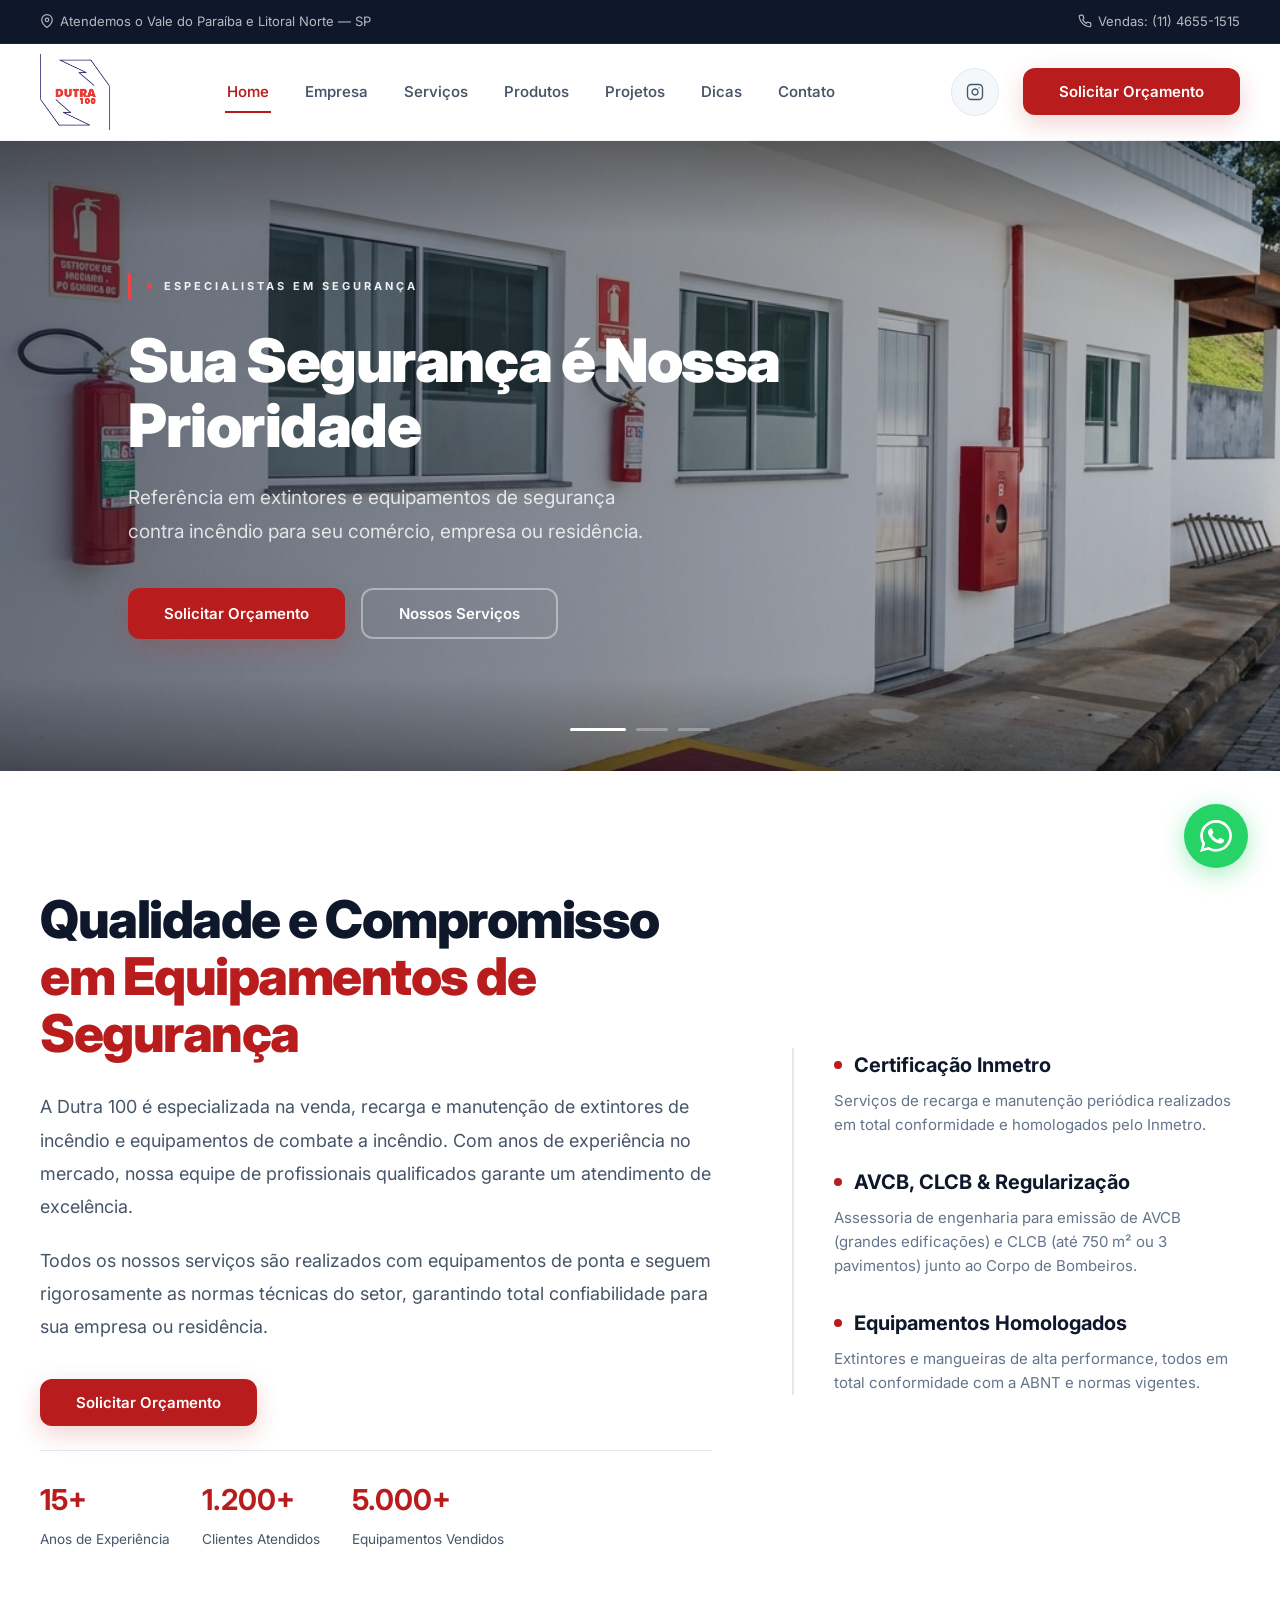
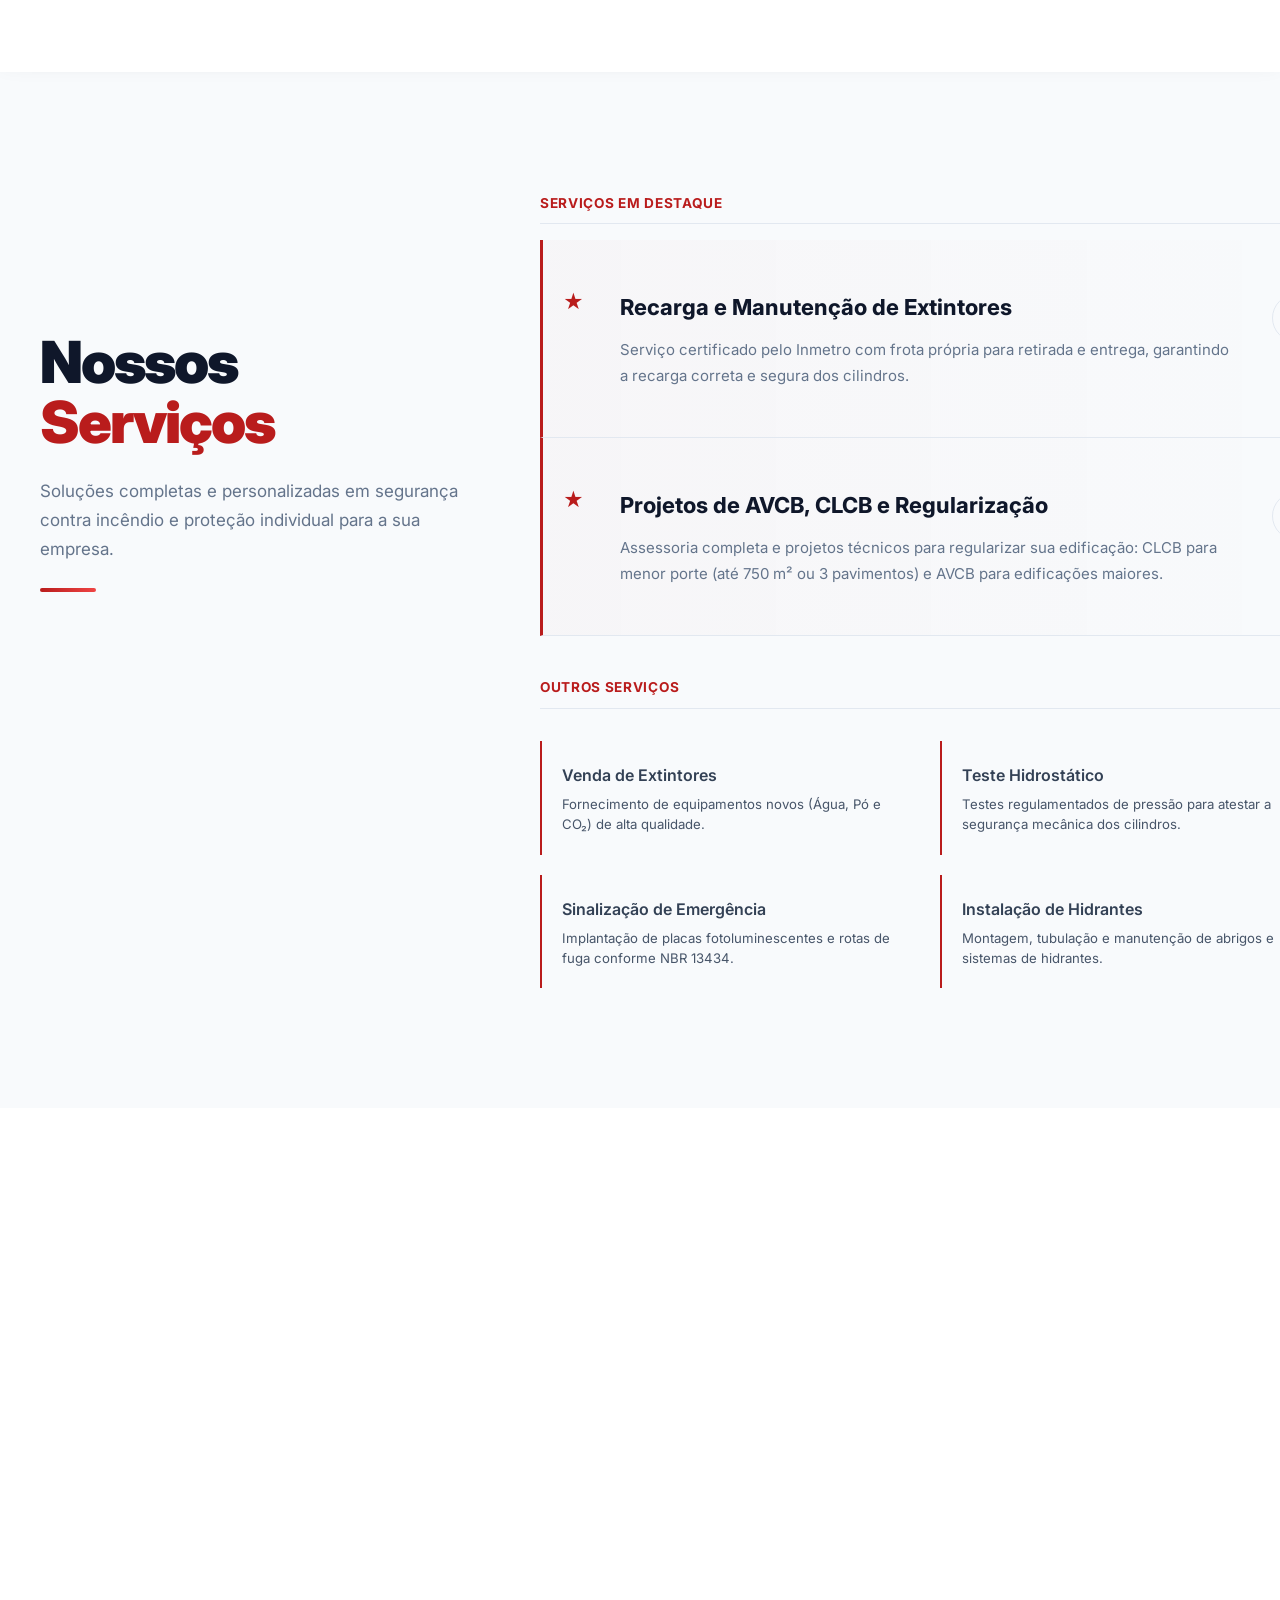
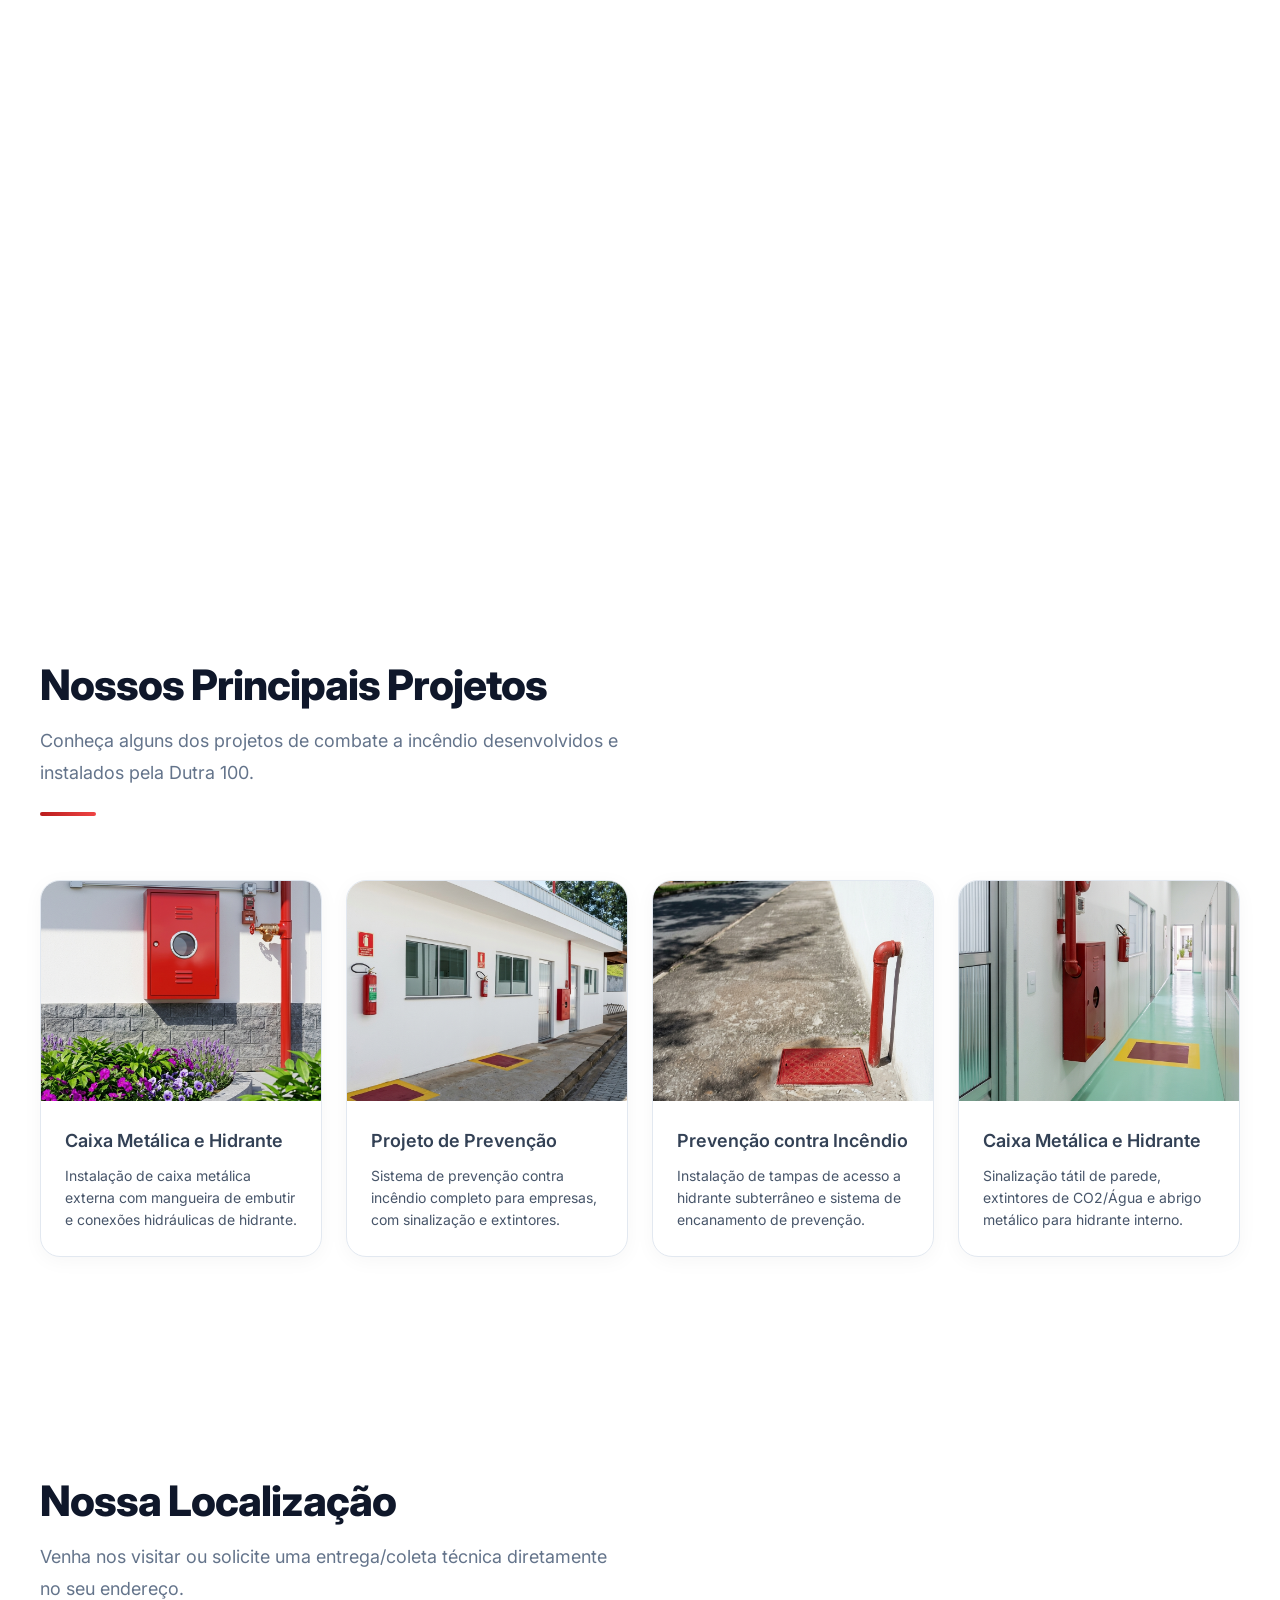
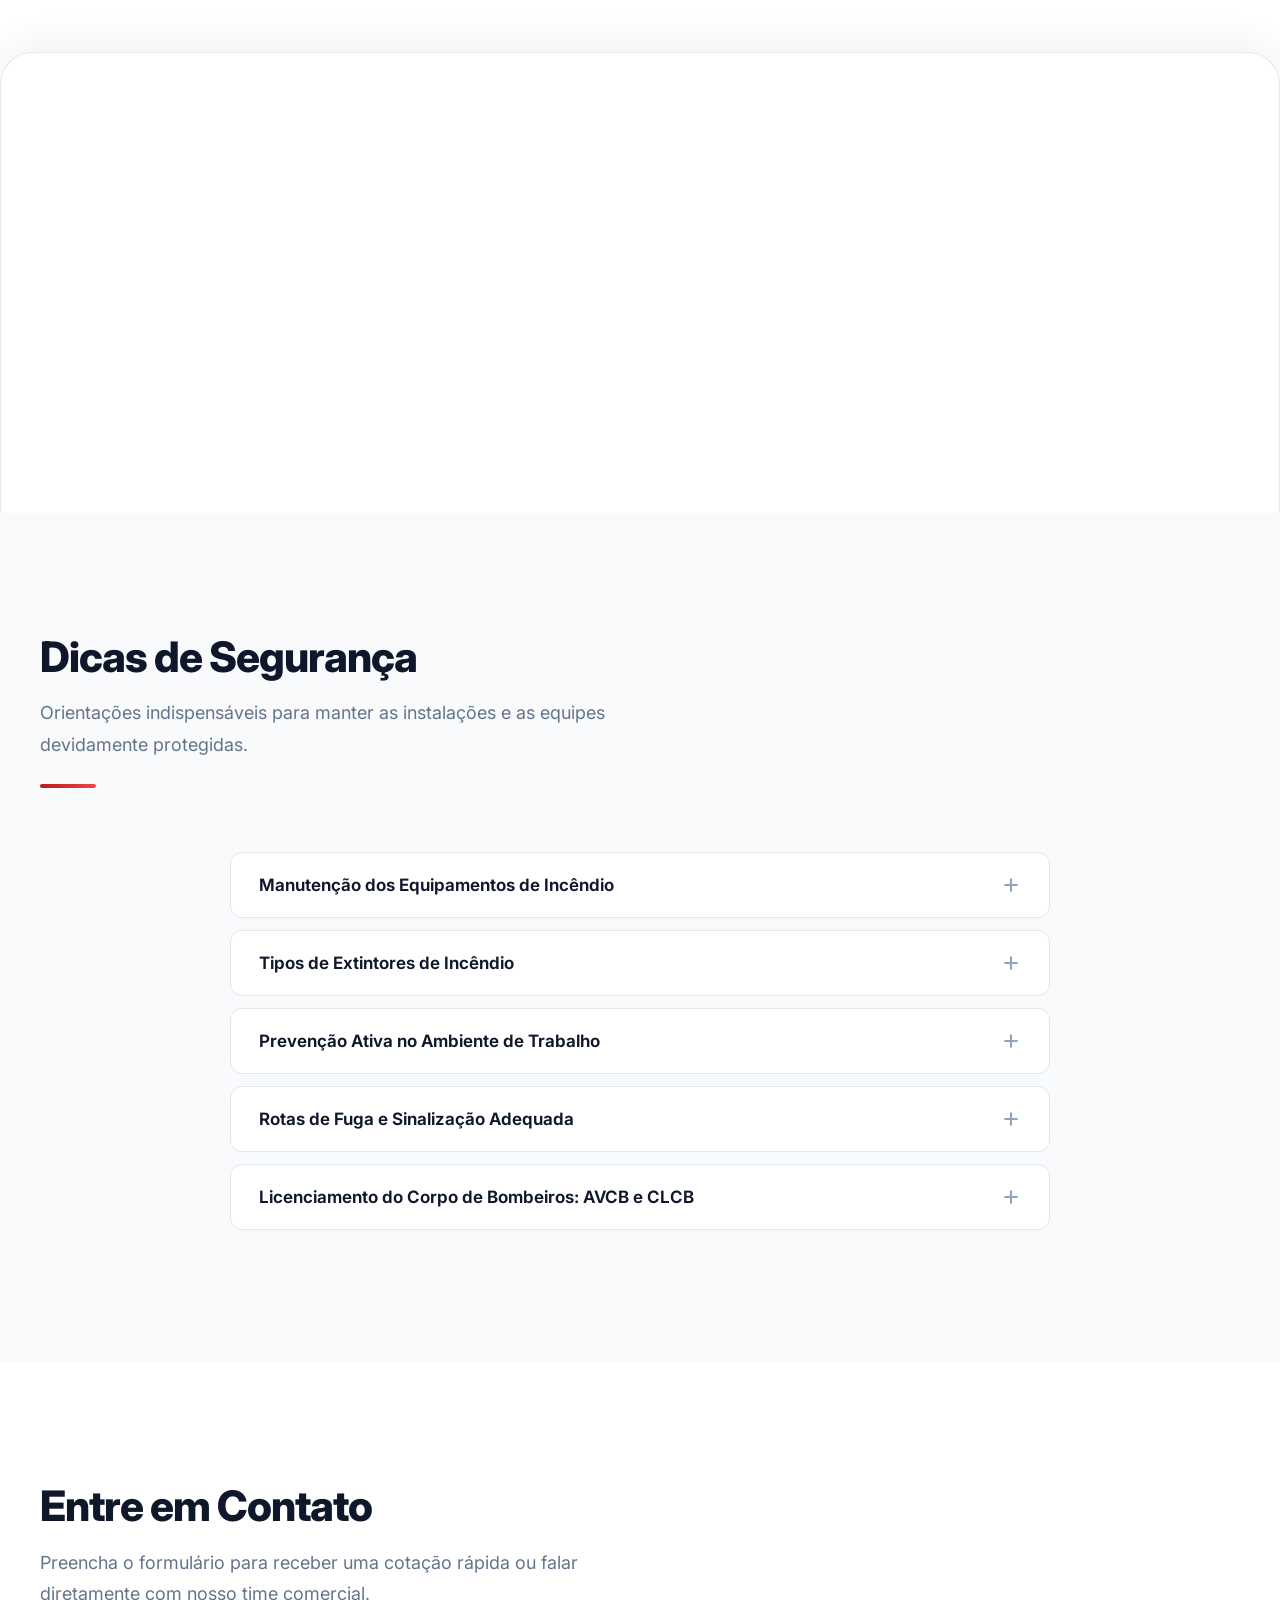
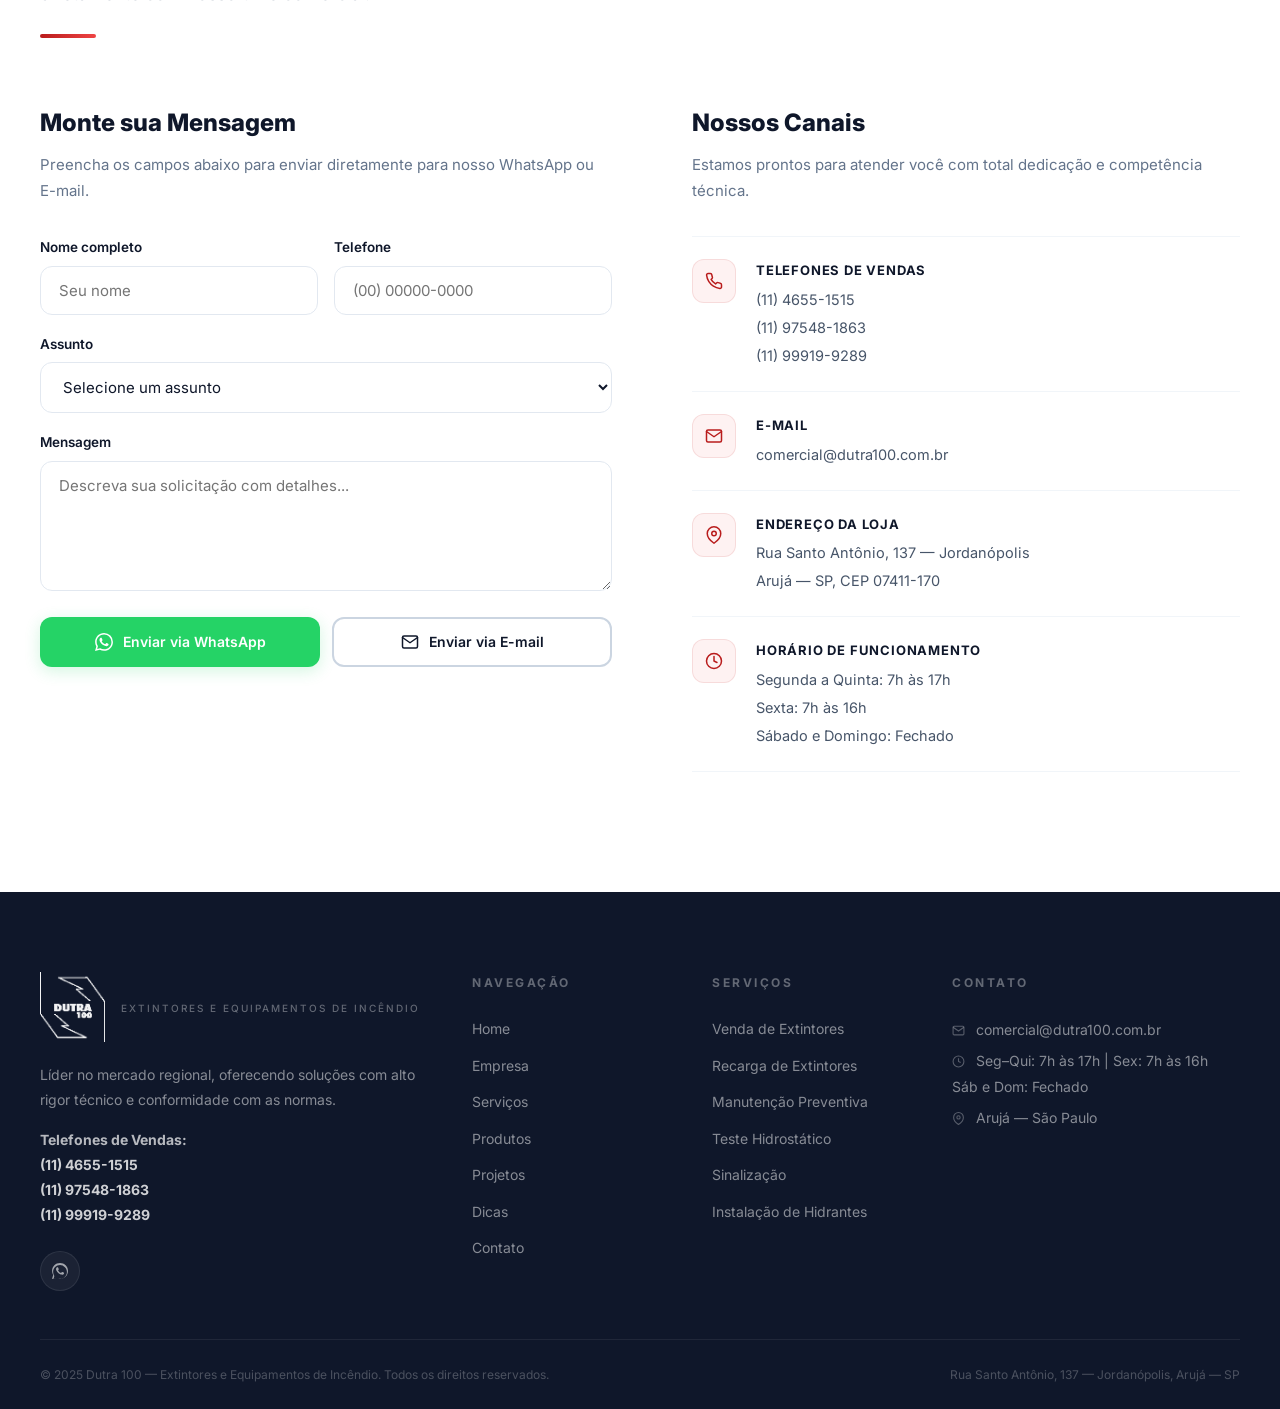
<file: index.html>
<!DOCTYPE html>
<html lang="pt-BR">
<head>
  <meta charset="UTF-8">
  <meta name="viewport" content="width=device-width, initial-scale=1.0">
  <meta name="description" content="Referência em Extintores e equipamentos de combate a incêndio para seu comércio, empresa ou residência. Venda, recarga e manutenção de extintores no Vale do Paraíba e Litoral Norte.">
  <meta name="keywords" content="Extintores, Combate a Incêndio, Segurança, Dutra 100, Equipamentos de Segurança, Recarga de Extintores, Manutenção, Vale do Paraíba">
  <meta name="author" content="Dutra 100">
  <meta property="og:title" content="Dutra 100 — Extintores e Equipamentos de Incêndio">
  <meta property="og:description" content="Referência em segurança contra incêndio e proteção individual no Vale do Paraíba.">
  <meta property="og:type" content="website">
  <meta property="og:url" content="https://dutra100-extintores.com.br/">
  <link rel="canonical" href="https://dutra100-extintores.com.br/">
  <meta name="google-site-verification" content="ac1rxOTzb5LAIjx0R6h6PKhRxJoJi9LD7tUdTv8HsfA">
  <title>Dutra 100 — Extintores e Equipamentos de Incêndio | Segurança para sua Empresa</title>

  <!-- Favicon -->
  <link rel="icon" type="image/png" sizes="32x32" href="images/favicon-32.png">
  <link rel="shortcut icon" type="image/x-icon" href="images/favicon-32.png">
  <link rel="apple-touch-icon" href="images/favicon-32.png">

  <!-- Schema.org Structured Data for Google Logo, Sitelinks & Business Info -->
  <script type="application/ld+json">
  {
    "@context": "https://schema.org",
    "@type": "LocalBusiness",
    "name": "Dutra 100 — Extintores e Equipamentos de Incêndio",
    "image": "https://dutra100-extintores.com.br/images/logo_dutra100.png",
    "logo": "https://dutra100-extintores.com.br/images/logo_dutra100.png",
    "@id": "https://dutra100-extintores.com.br/#organization",
    "url": "https://dutra100-extintores.com.br/",
    "telephone": "+551146551515",
    "address": {
      "@type": "PostalAddress",
      "streetAddress": "Rua Santo Antônio, 137 — Jordanópolis",
      "addressLocality": "Arujá",
      "addressRegion": "SP",
      "postalCode": "07411-170",
      "addressCountry": "BR"
    },
    "openingHoursSpecification": [
      {
        "@type": "OpeningHoursSpecification",
        "dayOfWeek": ["Monday", "Tuesday", "Wednesday", "Thursday"],
        "opens": "07:00",
        "closes": "17:00"
      },
      {
        "@type": "OpeningHoursSpecification",
        "dayOfWeek": "Friday",
        "opens": "07:00",
        "closes": "16:00"
      }
    ]
  }
  </script>

  <!-- Schema.org Navigation List for Google Sitelinks -->
  <script type="application/ld+json">
  {
    "@context": "https://schema.org",
    "@type": "ItemList",
    "itemListElement": [
      {
        "@type": "SiteNavigationElement",
        "position": 1,
        "name": "Empresa",
        "description": "Conheça a Dutra 100 e nossa estrutura técnica",
        "url": "https://dutra100-extintores.com.br/#empresa"
      },
      {
        "@type": "SiteNavigationElement",
        "position": 2,
        "name": "Serviços",
        "description": "Venda, recarga de extintores e projetos de AVCB e CLCB",
        "url": "https://dutra100-extintores.com.br/#servicos"
      },
      {
        "@type": "SiteNavigationElement",
        "position": 3,
        "name": "Produtos",
        "description": "Extintores, mangueiras, placas de sinalização e alarmes",
        "url": "https://dutra100-extintores.com.br/#produtos"
      },
      {
        "@type": "SiteNavigationElement",
        "position": 4,
        "name": "Projetos",
        "description": "Projetos de combate a incêndio desenvolvidos e instalados",
        "url": "https://dutra100-extintores.com.br/#projetos"
      },
      {
        "@type": "SiteNavigationElement",
        "position": 5,
        "name": "Dicas de Segurança",
        "description": "Perguntas frequentes e dicas sobre prevenção contra incêndio",
        "url": "https://dutra100-extintores.com.br/#dicas"
      },
      {
        "@type": "SiteNavigationElement",
        "position": 6,
        "name": "Contato",
        "description": "Solicitação de orçamento, telefones de vendas e endereço",
        "url": "https://dutra100-extintores.com.br/#contato"
      }
    ]
  }
  </script>

  <!-- Stylesheet -->
  <link rel="stylesheet" href="css/style.css?v=2.1">
</head>
<body>

  <!-- ============================================
       TOP BAR
       ============================================ -->
  <div class="top-bar">
    <div class="container">
      <div class="top-bar-left">
        <span class="top-bar-loc">
          <svg xmlns="http://www.w3.org/2000/svg" viewBox="0 0 24 24" fill="none" stroke="currentColor" stroke-width="2" stroke-linecap="round" stroke-linejoin="round"><path d="M21 10c0 7-9 13-9 13s-9-6-9-13a9 9 0 0 1 18 0z"/><circle cx="12" cy="10" r="3"/></svg>
          Atendemos o Vale do Paraíba e Litoral Norte — SP
        </span>
      </div>
      <div class="top-bar-right">
        <a href="tel:1146551515">
          <svg xmlns="http://www.w3.org/2000/svg" viewBox="0 0 24 24" fill="none" stroke="currentColor" stroke-width="2" stroke-linecap="round" stroke-linejoin="round"><path d="M22 16.92v3a2 2 0 0 1-2.18 2 19.79 19.79 0 0 1-8.63-3.07 19.5 19.5 0 0 1-6-6 19.79 19.79 0 0 1-3.07-8.67A2 2 0 0 1 4.11 2h3a2 2 0 0 1 2 1.72c.127.96.361 1.903.7 2.81a2 2 0 0 1-.45 2.11L8.09 9.91a16 16 0 0 0 6 6l1.27-1.27a2 2 0 0 1 2.11-.45c.907.339 1.85.573 2.81.7A2 2 0 0 1 22 16.92z"/></svg>
          Vendas: (11) 4655-1515
        </a>
      </div>
    </div>
  </div>

  <!-- ============================================
       HEADER
       ============================================ -->
  <header class="header" id="header">
    <div class="container">
      <a href="#home" class="logo" aria-label="Dutra 100 - Ir ao início">
        <img src="images/logo_dutra100.png" alt="Dutra 100 Logo" style="height: 76px; width: auto; object-fit: contain;">
      </a>

      <nav class="nav-menu" id="navMenu" role="navigation" aria-label="Menu principal">
        <a href="#home">Home</a>
        <a href="#empresa">Empresa</a>
        <a href="#servicos">Serviços</a>
        <a href="#produtos">Produtos</a>
        <a href="#projetos">Projetos</a>
        <a href="#dicas">Dicas</a>
        <a href="#contato">Contato</a>
      </nav>

      <div class="header-actions">
        <div class="header-social" aria-label="Instagram Dutra 100">
          <a href="https://www.instagram.com/dutra100_extintores/" target="_blank" rel="noopener" class="header-social-link" aria-label="Instagram Dutra 100">
            <svg xmlns="http://www.w3.org/2000/svg" viewBox="0 0 24 24" fill="none" stroke="currentColor" stroke-width="1.8" stroke-linecap="round" stroke-linejoin="round"><rect x="2" y="2" width="20" height="20" rx="5" ry="5"/><path d="M16 11.37A4 4 0 1 1 12.63 8 4 4 0 0 1 16 11.37z"/><line x1="17.5" y1="6.5" x2="17.51" y2="6.5"/></svg>
          </a>
        </div>
        <a href="#contato" class="btn btn-primary header-cta" id="header-cta-btn">Solicitar Orçamento</a>
      </div>

      <button class="mobile-toggle" aria-label="Abrir menu" aria-expanded="false" aria-controls="navMenu">
        <span></span><span></span><span></span>
      </button>
    </div>
  </header>

  <div class="mobile-overlay" role="presentation"></div>

  <!-- ============================================
       HERO CAROUSEL
       ============================================ -->
  <section id="home" class="hero" aria-label="Destaque principal">
    <!-- Progress bar -->
    <div class="hero-progress" aria-hidden="true"></div>

    <!-- Slide 1 -->
    <div class="hero-slide active" role="group" aria-label="Slide 1 de 3">
      <img src="images/projeto-2.jpg" alt="Instalações de segurança corporativa — Dutra 100" loading="eager">
      <div class="hero-overlay" aria-hidden="true"></div>
      <div class="hero-content">
        <div class="hero-tag">
          <span class="hero-tag-dot"></span>
          Especialistas em Segurança
        </div>
        <h1>Sua Segurança é Nossa Prioridade</h1>
        <p>Referência em extintores e equipamentos de segurança contra incêndio para seu comércio, empresa ou residência.</p>
        <div class="hero-buttons">
          <a href="#contato" class="btn btn-primary" id="hero-cta-1">Solicitar Orçamento</a>
          <a href="#servicos" class="btn btn-outline" id="hero-srv-1">Nossos Serviços</a>
        </div>
      </div>
    </div>



    <!-- Slide 2 -->
    <div class="hero-slide" role="group" aria-label="Slide 2 de 3">
      <img src="images/projeto-1.jpg" alt="Manutenção e caixas de hidrante — Dutra 100" loading="lazy">
      <div class="hero-overlay" aria-hidden="true"></div>
      <div class="hero-content">
        <div class="hero-tag">
          <span class="hero-tag-dot"></span>
          Manutenção Certificada
        </div>
        <h1>Recarga e Manutenção de Extintores</h1>
        <p>Serviços especializados com qualidade garantida e conformidade com as normas técnicas vigentes.</p>
        <div class="hero-buttons">
          <a href="#contato" class="btn btn-primary" id="hero-cta-3">Solicitar Serviço</a>
          <a href="#servicos" class="btn btn-outline" id="hero-srv-3">Ver Serviços</a>
        </div>
      </div>
    </div>

    <!-- Slide 3 -->
    <div class="hero-slide" role="group" aria-label="Slide 3 de 3">
      <img src="images/projeto-3.jpg" alt="Licenciamento de AVCB e CLCB — Dutra 100" loading="lazy">
      <div class="hero-overlay" aria-hidden="true"></div>
      <div class="hero-content">
        <div class="hero-tag">
          <span class="hero-tag-dot"></span>
          Regularização & Licenças
        </div>
        <h1>Regularização de AVCB e CLCB</h1>
        <p>Assessoria para licenças junto ao Corpo de Bombeiros. Emitimos CLCB para menor risco e tamanho (até 750 m² ou 3 pavimentos) e AVCB para edificações de maior porte.</p>
        <div class="hero-buttons">
          <a href="#contato" class="btn btn-primary" id="hero-cta-4">Regularizar Empresa</a>
          <a href="#servicos" class="btn btn-outline" id="hero-srv-4">Ver Nossos Serviços</a>
        </div>
      </div>
    </div>

    <!-- Arrows -->
    <button class="hero-arrow hero-arrow-left" aria-label="Slide anterior">
      <svg xmlns="http://www.w3.org/2000/svg" viewBox="0 0 24 24" fill="none" stroke="currentColor" stroke-width="2" stroke-linecap="round" stroke-linejoin="round"><polyline points="15 18 9 12 15 6"/></svg>
    </button>
    <button class="hero-arrow hero-arrow-right" aria-label="Próximo slide">
      <svg xmlns="http://www.w3.org/2000/svg" viewBox="0 0 24 24" fill="none" stroke="currentColor" stroke-width="2" stroke-linecap="round" stroke-linejoin="round"><polyline points="9 18 15 12 9 6"/></svg>
    </button>

    <!-- Indicators -->
    <div class="hero-indicators" role="tablist" aria-label="Slides">
      <button class="hero-indicator active" role="tab" aria-selected="true" aria-label="Slide 1"></button>
      <button class="hero-indicator" role="tab" aria-selected="false" aria-label="Slide 2"></button>
      <button class="hero-indicator" role="tab" aria-selected="false" aria-label="Slide 3"></button>
    </div>
  </section>

  <!-- ============================================
       ABOUT / EMPRESA
       ============================================ -->
  <section id="empresa" class="about section" aria-labelledby="about-title">
    <div class="ambient-glow red-glow" style="top: 10%; left: -150px;"></div>
    <div class="container">
      <div class="about-inner">
        <!-- Text block (Highly Prominent Headline) -->
        <div class="about-text reveal-left">
          <h2 id="about-title">Qualidade e Compromisso <span>em Equipamentos de Segurança</span></h2>
          <p>A Dutra 100 é especializada na venda, recarga e manutenção de extintores de incêndio e equipamentos de combate a incêndio. Com anos de experiência no mercado, nossa equipe de profissionais qualificados garante um atendimento de excelência.</p>
          <p>Todos os nossos serviços são realizados com equipamentos de ponta e seguem rigorosamente as normas técnicas do setor, garantindo total confiabilidade para sua empresa ou residência.</p>
          <div class="about-cta" style="margin-bottom: 24px;">
            <a href="#contato" class="btn btn-primary" id="about-cta-btn">Solicitar Orçamento</a>
          </div>
          <div class="about-stats-mini" style="display: flex; gap: 32px; border-top: 1px solid var(--gray-200); padding-top: 24px; margin-top: 24px; flex-wrap: wrap;">
            <div>
              <div style="font-size: 1.8rem; font-weight: 700; color: var(--red);">15+</div>
              <div style="font-size: 0.85rem; color: var(--gray-600); margin-top: 2px;">Anos de Experiência</div>
            </div>
            <div>
              <div style="font-size: 1.8rem; font-weight: 700; color: var(--red);">1.200+</div>
              <div style="font-size: 0.85rem; color: var(--gray-600); margin-top: 2px;">Clientes Atendidos</div>
            </div>
            <div>
              <div style="font-size: 1.8rem; font-weight: 700; color: var(--red);">5.000+</div>
              <div style="font-size: 0.85rem; color: var(--gray-600); margin-top: 2px;">Equipamentos Vendidos</div>
            </div>
          </div>
        </div>

        <!-- Clean, minimalist listing (NO IA cards) -->
        <div class="about-benefits reveal-right">
          <div class="benefit-item">
            <h4>Certificação Inmetro</h4>
            <p>Serviços de recarga e manutenção periódica realizados em total conformidade e homologados pelo Inmetro.</p>
          </div>
          <div class="benefit-item">
            <h4>AVCB, CLCB & Regularização</h4>
            <p>Assessoria de engenharia para emissão de AVCB (grandes edificações) e CLCB (até 750 m² ou 3 pavimentos) junto ao Corpo de Bombeiros.</p>
          </div>
          <div class="benefit-item">
            <h4>Equipamentos Homologados</h4>
            <p>Extintores e mangueiras de alta performance, todos em total conformidade com a ABNT e normas vigentes.</p>
          </div>
        </div>
      </div>
    </div>
  </section>

  <!-- ============================================
       SERVICES — Asymmetric sticky left layout
       ============================================ -->
  <section id="servicos" class="services section" aria-labelledby="svc-title">
    <div class="ambient-glow blue-glow" style="top: 20%; right: -150px;"></div>
    <div class="container">
      <div class="services-split">
        
        <!-- Left Side Sticky Header -->
        <div class="services-left-sticky reveal-left">
          <h2 id="svc-title">Nossos <span>Serviços</span></h2>
          <p>Soluções completas e personalizadas em segurança contra incêndio e proteção individual para a sua empresa.</p>
          <div class="divider"></div>
        </div>

        <!-- Right Side Services List (Clean, Custom, Non-Card layout) -->
        <div class="services-list stagger">
          <div class="services-subsection-title">Serviços em Destaque</div>

          <!-- Item 1 (Featured) -->
          <div class="svc-item svc-featured">
            <div class="svc-item-num">★</div>
            <div class="svc-item-content">
              <h3>Recarga e Manutenção de Extintores</h3>
              <p>Serviço certificado pelo Inmetro com frota própria para retirada e entrega, garantindo a recarga correta e segura dos cilindros.</p>
            </div>
            <a href="#contato" class="svc-item-arrow" aria-label="Solicitar Recarga de Extintores">
              <svg xmlns="http://www.w3.org/2000/svg" viewBox="0 0 24 24" fill="none" stroke="currentColor" stroke-width="2" stroke-linecap="round" stroke-linejoin="round"><line x1="5" y1="12" x2="19" y2="12"/><polyline points="12 5 19 12 12 19"/></svg>
            </a>
          </div>

          <!-- Item 2 (Featured) -->
          <div class="svc-item svc-featured">
            <div class="svc-item-num">★</div>
            <div class="svc-item-content">
              <h3>Projetos de AVCB, CLCB e Regularização</h3>
              <p>Assessoria completa e projetos técnicos para regularizar sua edificação: CLCB para menor porte (até 750 m² ou 3 pavimentos) e AVCB para edificações maiores.</p>
            </div>
            <a href="#contato" class="svc-item-arrow" aria-label="Solicitar Projetos de AVCB">
              <svg xmlns="http://www.w3.org/2000/svg" viewBox="0 0 24 24" fill="none" stroke="currentColor" stroke-width="2" stroke-linecap="round" stroke-linejoin="round"><line x1="5" y1="12" x2="19" y2="12"/><polyline points="12 5 19 12 12 19"/></svg>
            </a>
          </div>

          <div class="services-subsection-title" style="margin-top: 40px;">Outros Serviços</div>

          <div class="other-services-grid">
            <div class="other-svc-box">
              <h4>Venda de Extintores</h4>
              <p>Fornecimento de equipamentos novos (Água, Pó e CO₂) de alta qualidade.</p>
            </div>
            <div class="other-svc-box">
              <h4>Teste Hidrostático</h4>
              <p>Testes regulamentados de pressão para atestar a segurança mecânica dos cilindros.</p>
            </div>
            <div class="other-svc-box">
              <h4>Sinalização de Emergência</h4>
              <p>Implantação de placas fotoluminescentes e rotas de fuga conforme NBR 13434.</p>
            </div>
            <div class="other-svc-box">
              <h4>Instalação de Hidrantes</h4>
              <p>Montagem, tubulação e manutenção de abrigos e sistemas de hidrantes.</p>
            </div>
          </div>
        </div>

      </div>
    </div>
  </section>

  <!-- ============================================
       PRODUCTS CAROUSEL — Infinite Loop Marquee
       ============================================ -->
  <section id="produtos" class="products section" aria-labelledby="prod-title">
    <div class="ambient-glow red-glow" style="bottom: 10%; left: -100px;"></div>
    <div class="container">
      <div class="section-header reveal">
        <h2 id="prod-title">Nossos Produtos</h2>
        <p>Equipamentos de segurança e combate a incêndio de alta performance e durabilidade.</p>
        <div class="divider"></div>
      </div>

      <div class="products-grid stagger">
        <!-- Produto 1 (Style Odd) -->
        <article class="prod-card style-odd">
          <div class="prod-img">
            <img src="fotos/extintores.jpg" alt="Extintores de Incêndio" loading="lazy">
          </div>
          <div class="prod-card-body">
            <div class="prod-chip">Combate</div>
            <h3>Extintores de Incêndio</h3>
            <p>Equipamentos novos de Água, Pó e CO₂ com homologação e selo ativo do Inmetro.</p>
            <a href="#contato" class="prod-link" id="prod-link-1">
              Solicitar cotação
              <svg xmlns="http://www.w3.org/2000/svg" viewBox="0 0 24 24" fill="none" stroke="currentColor" stroke-width="2"><polyline points="9 18 15 12 9 6"/></svg>
            </a>
          </div>
        </article>

        <!-- Produto 2 (Style Even) -->
        <article class="prod-card style-even">
          <div class="prod-img">
            <img src="fotos/conectores 2.jpg" alt="Mangueiras de Incêndio" loading="lazy">
          </div>
          <div class="prod-card-body">
            <div class="prod-chip">Acessórios</div>
            <h3>Mangueiras de Incêndio</h3>
            <p>Mangueiras prediais e industriais certificadas em total conformidade com a ABNT NBR 11861.</p>
            <a href="#contato" class="prod-link" id="prod-link-2">
              Solicitar cotação
              <svg xmlns="http://www.w3.org/2000/svg" viewBox="0 0 24 24" fill="none" stroke="currentColor" stroke-width="2"><polyline points="9 18 15 12 9 6"/></svg>
            </a>
          </div>
        </article>

        <!-- Produto 3 (Style Odd) -->
        <article class="prod-card style-odd">
          <div class="prod-img">
            <img src="fotos/sinalizacao.jpg" alt="Placas de Sinalização" loading="lazy">
          </div>
          <div class="prod-card-body">
            <div class="prod-chip">Sinalização</div>
            <h3>Placas de Sinalização</h3>
            <p>Placas fotoluminescentes e rotas de fuga regulamentadas de acordo com as normas NBR 13434.</p>
            <a href="#contato" class="prod-link" id="prod-link-3">
              Solicitar cotação
              <svg xmlns="http://www.w3.org/2000/svg" viewBox="0 0 24 24" fill="none" stroke="currentColor" stroke-width="2"><polyline points="9 18 15 12 9 6"/></svg>
            </a>
          </div>
        </article>

        <!-- Produto 4 (Style Even) -->
        <article class="prod-card style-even">
          <div class="prod-img">
            <img src="fotos/A001_06231651_C150_foto_3.jpg" alt="Alarmes de Incêndio" loading="lazy">
          </div>
          <div class="prod-card-body">
            <div class="prod-chip">Sistemas</div>
            <h3>Sistemas de Alarme</h3>
            <p>Central de alarme, botoeiras, sirenes e detectores de fumaça homologados e interligados.</p>
            <a href="#contato" class="prod-link" id="prod-link-4">
              Solicitar cotação
              <svg xmlns="http://www.w3.org/2000/svg" viewBox="0 0 24 24" fill="none" stroke="currentColor" stroke-width="2"><polyline points="9 18 15 12 9 6"/></svg>
            </a>
          </div>
        </article>
      </div>
    </div>
  </section>


  <!-- ============================================
       NOSSOS PROJETOS
       ============================================ -->
  <section id="projetos" class="projects section" aria-labelledby="proj-title">
    <div class="ambient-glow blue-glow" style="top: 15%; right: -150px;"></div>
    <div class="container">
      <div class="section-header reveal">
        <h2 id="proj-title">Nossos Principais Projetos</h2>
        <p>Conheça alguns dos projetos de combate a incêndio desenvolvidos e instalados pela Dutra 100.</p>
        <div class="divider"></div>
      </div>

      <div class="projects-grid reveal">
        <!-- Projeto 1 -->
        <div class="project-card">
          <div class="project-img">
            <img src="images/projeto-1.jpg" alt="Caixa metálica com mangueira para embutir e Hidrante" loading="lazy">
          </div>
          <div class="project-info">
            <h3>Caixa Metálica e Hidrante</h3>
            <p>Instalação de caixa metálica externa com mangueira de embutir e conexões hidráulicas de hidrante.</p>
          </div>
        </div>

        <!-- Projeto 2 -->
        <div class="project-card">
          <div class="project-img">
            <img src="images/projeto-2.jpg" alt="Projeto de prevenção contra incêndio para empresas" loading="lazy">
          </div>
          <div class="project-info">
            <h3>Projeto de Prevenção</h3>
            <p>Sistema de prevenção contra incêndio completo para empresas, com sinalização e extintores.</p>
          </div>
        </div>

        <!-- Projeto 3 -->
        <div class="project-card">
          <div class="project-img">
            <img src="images/projeto-3.jpg" alt="Prevenção contra incêndio" loading="lazy">
          </div>
          <div class="project-info">
            <h3>Prevenção contra Incêndio</h3>
            <p>Instalação de tampas de acesso a hidrante subterrâneo e sistema de encanamento de prevenção.</p>
          </div>
        </div>

        <!-- Projeto 4 -->
        <div class="project-card">
          <div class="project-img">
            <img src="images/projeto-4.jpg" alt="Caixa Metálica e Hidrante" loading="lazy">
          </div>
          <div class="project-info">
            <h3>Caixa Metálica e Hidrante</h3>
            <p>Sinalização tátil de parede, extintores de CO2/Água e abrigo metálico para hidrante interno.</p>
          </div>
        </div>
      </div>
    </div>
  </section>

  <!-- ============================================
       GOOGLE MAPS — Pointing EXACTLY to the Arujá store location
       ============================================ -->
  <section class="map-section" aria-labelledby="map-title">
    <div class="container">
      <div class="section-header reveal">
        <h2 id="map-title">Nossa Localização</h2>
        <p>Venha nos visitar ou solicite uma entrega/coleta técnica diretamente no seu endereço.</p>
      </div>
    </div>
    <div class="map-wrapper reveal">
      <!-- Pointing precisely to Rua Santo Antônio, 137 - Jordanópolis, Arujá - SP -->
      <iframe
        src="https://www.google.com/maps/embed?pb=!1m18!1m12!1m3!1d3661.3486333919013!2d-46.33157142467362!3d-23.41175647890539!2m3!1f0!2f0!3f0!3m2!1i1024!2i768!4f13.1!3m3!1m2!1s0x94ce7dc0a701fd7f%3A0xe54e6fa189c4d293!2sR.%20Santo%20Ant%C3%B4nio%2C%20137%20-%20Jordan%C3%B3polis%2C%20Aruj%C3%A1%20-%20SP%2C%2007411-170!5e0!3m2!1spt-BR!2sbr!4v1715820000000!5m2!1spt-BR!2sbr"
        width="600"
        height="460"
        style="border:0;"
        allowfullscreen=""
        loading="lazy"
        referrerpolicy="no-referrer-when-downgrade"
        title="Localização física da Dutra 100 em Arujá, São Paulo">
      </iframe>
    </div>
  </section>

  <!-- ============================================
       FAQ / DICAS DE SEGURANÇA
       ============================================ -->
  <section id="dicas" class="faq section" aria-labelledby="faq-title">
    <div class="container">
      <div class="section-header reveal">
        <h2 id="faq-title">Dicas de Segurança</h2>
        <p>Orientações indispensáveis para manter as instalações e as equipes devidamente protegidas.</p>
        <div class="divider"></div>
      </div>

      <div class="faq-grid">
        <div class="faq-item reveal" id="faq-1">
          <button class="faq-q" aria-expanded="false" aria-controls="faq-body-1">
            Manutenção dos Equipamentos de Incêndio
            <svg class="faq-icon" xmlns="http://www.w3.org/2000/svg" viewBox="0 0 24 24" fill="none" stroke="currentColor" stroke-width="2.5" stroke-linecap="round" stroke-linejoin="round" aria-hidden="true"><line x1="12" y1="5" x2="12" y2="19"/><line x1="5" y1="12" x2="19" y2="12"/></svg>
          </button>
          <div class="faq-body" id="faq-body-1" role="region" aria-labelledby="faq-1">
            <div class="faq-body-inner">
              <p>Os extintores de incêndio e mangueiras exigem verificações constantes. Verifique sempre o manômetro (indicador de pressão): ele deve estar na faixa verde. Certifique-se também de que o lacre físico de segurança não esteja rompido.</p>
              <p>Realize as recargas e testes hidrostáticos nos prazos previstos nas normas técnicas vigentes e evite expor o cilindro a batidas ou condições climáticas agressivas sem a devida proteção.</p>
            </div>
          </div>
        </div>

        <div class="faq-item reveal d1" id="faq-2">
          <button class="faq-q" aria-expanded="false" aria-controls="faq-body-2">
            Tipos de Extintores de Incêndio
            <svg class="faq-icon" xmlns="http://www.w3.org/2000/svg" viewBox="0 0 24 24" fill="none" stroke="currentColor" stroke-width="2.5" stroke-linecap="round" stroke-linejoin="round" aria-hidden="true"><line x1="12" y1="5" x2="12" y2="19"/><line x1="5" y1="12" x2="19" y2="12"/></svg>
          </button>
          <div class="faq-body" id="faq-body-2" role="region" aria-labelledby="faq-2">
            <div class="faq-body-inner">
              <p>Cada tipo de foco exige uma classe específica:</p>
              <p style="margin-top: 8px;"><strong>Classe A (Sólidos):</strong> Madeira, papel, tecido. O agente ideal é a água pressurizada.</p>
              <p style="margin-top: 4px;"><strong>Classe B (Líquidos/Gases):</strong> Gasolina, álcool, gás de cozinha. Use pó químico seco (PQS) ou CO₂.</p>
              <p style="margin-top: 4px;"><strong>Classe C (Elétricos):</strong> Equipamentos energizados. Utilize CO₂ ou PQS para não conduzir eletricidade.</p>
            </div>
          </div>
        </div>

        <div class="faq-item reveal d2" id="faq-3">
          <button class="faq-q" aria-expanded="false" aria-controls="faq-body-3">
            Prevenção Ativa no Ambiente de Trabalho
            <svg class="faq-icon" xmlns="http://www.w3.org/2000/svg" viewBox="0 0 24 24" fill="none" stroke="currentColor" stroke-width="2.5" stroke-linecap="round" stroke-linejoin="round" aria-hidden="true"><line x1="12" y1="5" x2="12" y2="19"/><line x1="5" y1="12" x2="19" y2="12"/></svg>
          </button>
          <div class="faq-body" id="faq-body-3" role="region" aria-labelledby="faq-3">
            <div class="faq-body-inner">
              <p>Nunca sobrecarregue tomadas elétricas utilizando diversos adaptadores em cascata. O superaquecimento das fiações é um dos principais desencadeadores de curtos-circuitos.</p>
              <p>Garanta que todos os colaboradores conheçam os pontos de fixação dos extintores e saibam operar os gatilhos básicos em uma situação emergencial.</p>
            </div>
          </div>
        </div>

        <div class="faq-item reveal d3" id="faq-4">
          <button class="faq-q" aria-expanded="false" aria-controls="faq-body-4">
            Rotas de Fuga e Sinalização Adequada
            <svg class="faq-icon" xmlns="http://www.w3.org/2000/svg" viewBox="0 0 24 24" fill="none" stroke="currentColor" stroke-width="2.5" stroke-linecap="round" stroke-linejoin="round" aria-hidden="true"><line x1="12" y1="5" x2="12" y2="19"/><line x1="5" y1="12" x2="19" y2="12"/></svg>
          </button>
          <div class="faq-body" id="faq-body-4" role="region" aria-labelledby="faq-4">
            <div class="faq-body-inner">
              <p>As rotas de fuga devem ser caminhos contínuos e completamente desimpedidos de caixas, móveis ou materiais de estoque, permitindo a saída rápida de todas as pessoas do prédio.</p>
              <p>A sinalização de emergência deve possuir propriedades fotoluminescentes regulamentadas para garantir que o trajeto seja identificado mesmo em caso de escuridão total decorrente de falta de energia elétrica.</p>
            </div>
          </div>
        </div>

        <div class="faq-item reveal d4" id="faq-5">
          <button class="faq-q" aria-expanded="false" aria-controls="faq-body-5">
            Licenciamento do Corpo de Bombeiros: AVCB e CLCB
            <svg class="faq-icon" xmlns="http://www.w3.org/2000/svg" viewBox="0 0 24 24" fill="none" stroke="currentColor" stroke-width="2.5" stroke-linecap="round" stroke-linejoin="round" aria-hidden="true"><line x1="12" y1="5" x2="12" y2="19"/><line x1="5" y1="12" x2="19" y2="12"/></svg>
          </button>
          <div class="faq-body" id="faq-body-5" role="region" aria-labelledby="faq-5">
            <div class="faq-body-inner">
              <p>A regularização de edificações e comércios junto ao Corpo de Bombeiros é realizada por meio de licenças específicas, variando conforme o porte e o risco:</p>
              <p style="margin-top: 8px;"><strong>CLCB (Certificado de Licença do Corpo de Bombeiros):</strong> Emitido para edificações de menor porte e baixo risco, com área construída de até 750 m² ou até 3 pavimentos. O trâmite é simplificado e rápido.</p>
              <p style="margin-top: 4px;"><strong>AVCB (Auto de Vistoria do Corpo de Bombeiros):</strong> Obrigatório para edificações de maior porte e complexidade (acima de 750 m² ou mais de 3 pavimentos). Exige vistoria física e detalhada dos bombeiros.</p>
              <p style="margin-top: 4px;">Nossa equipe realiza toda a assessoria de engenharia, laudos técnicos, vistoria prévia e acompanhamento completo do início ao fim.</p>
            </div>
          </div>
        </div>
      </div>
    </div>
  </section>

  <!-- ============================================
       CONTACT / CONTATO
       ============================================ -->
  <section id="contato" class="contact section" aria-labelledby="contact-title">
    <div class="ambient-glow red-glow" style="top: 30%; left: -150px;"></div>
    <div class="container">
      <div class="section-header reveal">
        <h2 id="contact-title">Entre em Contato</h2>
        <p>Preencha o formulário para receber uma cotação rápida ou falar diretamente com nosso time comercial.</p>
        <div class="divider"></div>
      </div>

      <div class="contact-grid">
        <!-- Form & Contact Actions -->
        <div class="form-wrap reveal-left">
          <h3>Monte sua Mensagem</h3>
          <p>Preencha os campos abaixo para enviar diretamente para nosso WhatsApp ou E-mail.</p>

          <form class="contact-form" id="contact-form" novalidate>
            <div class="form-row">
              <div class="form-group">
                <label for="name">Nome completo</label>
                <input type="text" id="name" name="name" placeholder="Seu nome" required autocomplete="name">
              </div>
              <div class="form-group">
                <label for="phone">Telefone</label>
                <input type="tel" id="phone" name="phone" placeholder="(00) 00000-0000" required autocomplete="tel">
              </div>
            </div>
            <div class="form-group">
              <label for="subject">Assunto</label>
              <select id="subject" name="subject">
                <option value="">Selecione um assunto</option>
                <option value="Orçamento de Extintores">Orçamento de Extintores</option>
                <option value="Recarga de Extintores">Recarga de Extintores</option>
                <option value="Manutenção Preventiva">Manutenção Preventiva</option>
                <option value="Teste Hidrostático">Teste Hidrostático</option>
                <option value="Sinalização de Segurança">Sinalização de Segurança</option>
                <option value="Outro assunto">Outro assunto</option>
              </select>
            </div>
            <div class="form-group">
              <label for="message">Mensagem</label>
              <textarea id="message" name="message" placeholder="Descreva sua solicitação com detalhes..." rows="4"></textarea>
            </div>

            <div class="form-dual-buttons">
              <button type="button" class="btn btn-whatsapp" id="send-wa-btn" style="justify-content:center; padding:14px 12px; font-size:14px;">
                <svg xmlns="http://www.w3.org/2000/svg" width="18" height="18" viewBox="0 0 24 24" fill="currentColor"><path d="M17.472 14.382c-.297-.149-1.758-.867-2.03-.967-.273-.099-.471-.148-.67.15-.197.297-.767.966-.94 1.164-.173.199-.347.223-.644.075-.297-.15-1.255-.463-2.39-1.475-.883-.788-1.48-1.761-1.653-2.059-.173-.297-.018-.458.13-.606.134-.133.298-.347.446-.52.149-.174.198-.298.298-.497.099-.198.05-.371-.025-.52-.075-.149-.669-1.612-.916-2.207-.242-.579-.487-.5-.669-.51-.173-.008-.371-.01-.57-.01-.198 0-.52.074-.792.372-.272.297-1.04 1.016-1.04 2.479 0 1.462 1.065 2.875 1.213 3.074.149.198 2.096 3.2 5.077 4.487.709.306 1.262.489 1.694.625.712.227 1.36.195 1.871.118.571-.085 1.758-.719 2.006-1.413.248-.694.248-1.289.173-1.413-.074-.124-.272-.198-.57-.347m-5.421 7.403h-.004a9.87 9.87 0 01-5.031-1.378l-.361-.214-3.741.982.998-3.648-.235-.374a9.86 9.86 0 01-1.51-5.26c.001-5.45 4.436-9.884 9.888-9.884 2.64 0 5.122 1.03 6.988 2.898a9.825 9.825 0 012.893 6.994c-.003 5.45-4.437 9.884-9.885 9.884m8.413-18.297A11.815 11.815 0 0012.05 0C5.495 0 .16 5.335.157 11.892c0 2.096.547 4.142 1.588 5.945L.057 24l6.305-1.654a11.882 11.882 0 005.683 1.448h.005c6.554 0 11.89-5.335 11.893-11.893a11.821 11.821 0 00-3.48-8.413z"/></svg>
                Enviar via WhatsApp
              </button>
              <button type="button" class="btn btn-outline" id="send-mail-btn" style="justify-content:center; padding:14px 12px; font-size:14px; border-color:var(--gray-300); color:var(--navy);">
                <svg xmlns="http://www.w3.org/2000/svg" width="18" height="18" viewBox="0 0 24 24" fill="none" stroke="currentColor" stroke-width="2" stroke-linecap="round" stroke-linejoin="round"><path d="M4 4h16c1.1 0 2 .9 2 2v12c0 1.1-.9 2-2 2H4c-1.1 0-2-.9-2-2V6c0-1.1.9-2 2-2z"/><polyline points="22,6 12,13 2,6"/></svg>
                Enviar via E-mail
              </button>
            </div>
          </form>
        </div>

        <!-- Contact Info -->
        <div class="contact-info reveal-right">
          <h3>Nossos Canais</h3>
          <p>Estamos prontos para atender você com total dedicação e competência técnica.</p>

          <div class="ci-list">
            <div class="ci-item">
              <div class="ci-icon">
                <svg xmlns="http://www.w3.org/2000/svg" viewBox="0 0 24 24" fill="none" stroke="currentColor" stroke-width="2" stroke-linecap="round" stroke-linejoin="round"><path d="M22 16.92v3a2 2 0 0 1-2.18 2 19.79 19.79 0 0 1-8.63-3.07 19.5 19.5 0 0 1-6-6 19.79 19.79 0 0 1-3.07-8.67A2 2 0 0 1 4.11 2h3a2 2 0 0 1 2 1.72c.127.96.361 1.903.7 2.81a2 2 0 0 1-.45 2.11L8.09 9.91a16 16 0 0 0 6 6l1.27-1.27a2 2 0 0 1 2.11-.45c.907.339 1.85.573 2.81.7A2 2 0 0 1 22 16.92z"/></svg>
              </div>
              <div class="ci-text">
                <strong>Telefones de Vendas</strong>
                <span>(11) 4655-1515<br>(11) 97548-1863<br>(11) 99919-9289</span>
              </div>
            </div>

            <div class="ci-item">
              <div class="ci-icon">
                <svg xmlns="http://www.w3.org/2000/svg" viewBox="0 0 24 24" fill="none" stroke="currentColor" stroke-width="2" stroke-linecap="round" stroke-linejoin="round"><path d="M4 4h16c1.1 0 2 .9 2 2v12c0 1.1-.9 2-2 2H4c-1.1 0-2-.9-2-2V6c0-1.1.9-2 2-2z"/><polyline points="22,6 12,13 2,6"/></svg>
              </div>
              <div class="ci-text">
                <strong>E-mail</strong>
                <span><a href="mailto:comercial@dutra100.com.br" style="color:inherit;text-decoration:none;">comercial@dutra100.com.br</a></span>
              </div>
            </div>

            <div class="ci-item">
              <div class="ci-icon">
                <svg xmlns="http://www.w3.org/2000/svg" viewBox="0 0 24 24" fill="none" stroke="currentColor" stroke-width="2" stroke-linecap="round" stroke-linejoin="round"><path d="M21 10c0 7-9 13-9 13s-9-6-9-13a9 9 0 0 1 18 0z"/><circle cx="12" cy="10" r="3"/></svg>
              </div>
              <div class="ci-text">
                <strong>Endereço da Loja</strong>
                <span>Rua Santo Antônio, 137 — Jordanópolis<br>Arujá — SP, CEP 07411-170</span>
              </div>
            </div>

            <div class="ci-item">
              <div class="ci-icon">
                <svg xmlns="http://www.w3.org/2000/svg" viewBox="0 0 24 24" fill="none" stroke="currentColor" stroke-width="2" stroke-linecap="round" stroke-linejoin="round"><circle cx="12" cy="12" r="10"/><polyline points="12 6 12 12 16 14"/></svg>
              </div>
              <div class="ci-text">
                <strong>Horário de Funcionamento</strong>
                 <span>Segunda a Quinta: 7h às 17h<br>Sexta: 7h às 16h<br>Sábado e Domingo: Fechado</span>
              </div>
            </div>
          </div>
        </div>
      </div>
    </div>
  </section>

  <!-- ============================================
       FOOTER
       ============================================ -->
  <footer class="footer" role="contentinfo">
    <div class="container">
      <div class="footer-grid">
        <!-- Brand (Much larger logo for readability) -->
        <div class="footer-col">
          <div class="footer-logo">
            <img src="images/logo_dutra100_footer.png" alt="Dutra 100 Logo" style="height: 70px; width: auto; object-fit: contain;">
            <div>
              <div class="footer-logo-sub" style="margin-top: 4px;">Extintores e Equipamentos de Incêndio</div>
            </div>
          </div>
          <p>Líder no mercado regional, oferecendo soluções com alto rigor técnico e conformidade com as normas.</p>
          <p style="margin-top:14px;font-size:14px;line-height:1.8">
            <strong style="color:rgba(255,255,255,.7)">Telefones de Vendas:</strong><br>
            <strong style="color:rgba(255,255,255,.8)">(11) 4655-1515</strong><br>
            <strong style="color:rgba(255,255,255,.8)">(11) 97548-1863</strong><br>
            <strong style="color:rgba(255,255,255,.8)">(11) 99919-9289</strong>
          </p>
          <div class="footer-social">
            <a href="https://wa.me/5511975481863?text=Olá%20Márcia,%20vim%20pelo%20site%20e%20gostaria%20de%20solicitar%20um%20orçamento." target="_blank" rel="noopener" aria-label="WhatsApp">
              <svg xmlns="http://www.w3.org/2000/svg" viewBox="0 0 24 24" fill="currentColor" style="width:16px;height:16px"><path d="M.057 24l1.687-6.163c-1.041-1.804-1.588-3.849-1.587-5.946C.06 5.348 5.397.01 12.008.01c3.202.001 6.212 1.246 8.477 3.514 2.266 2.268 3.507 5.28 3.505 8.484-.004 6.557-5.343 11.897-11.958 11.897-.002 0-.003 0-.005 0-2.004-.001-3.98-.51-5.735-1.479L0 24zm6.305-1.654a11.9 11.9 0 005.683 1.448h.005c5.685 0 10.31-4.622 10.314-10.308.002-2.754-1.07-5.344-3.018-7.295A10.22 10.22 0 0012.02 3.02c-5.69 0-10.316 4.624-10.32 10.31-.001 2.109.55 4.162 1.597 5.979l.235.374-.998 3.649 3.74-.982.361.213zm11.167-7.964c-.297-.149-1.758-.867-2.03-.967-.273-.099-.471-.148-.67.15-.197.297-.767.966-.94 1.164-.173.199-.347.223-.644.075-.297-.15-1.255-.463-2.39-1.475-.883-.788-1.48-1.761-1.653-2.059-.173-.297-.018-.458.13-.606.134-.133.298-.347.446-.52.149-.174.198-.298.298-.497.099-.198.05-.371-.025-.52-.075-.149-.669-1.612-.916-2.207-.242-.579-.487-.5-.669-.51-.173-.008-.371-.01-.57-.01-.198 0-.52.074-.792.372-.272.297-1.04 1.016-1.04 2.479 0 1.462 1.065 2.875 1.213 3.074.149.198 2.096 3.2 5.077 4.487.709.306 1.262.489 1.694.625.712.227 1.36.195 1.871.118.571-.085 1.758-.719 2.006-1.413.248-.694.248-1.289.173-1.413-.074-.124-.272-.198-.57-.347"/></svg>
            </a>
          </div>
        </div>

        <!-- Navigation -->
        <div class="footer-col">
          <h4>Navegação</h4>
          <ul>
            <li><a href="#home">Home</a></li>
            <li><a href="#empresa">Empresa</a></li>
            <li><a href="#servicos">Serviços</a></li>
            <li><a href="#produtos">Produtos</a></li>
            <li><a href="#projetos">Projetos</a></li>
            <li><a href="#dicas">Dicas</a></li>
            <li><a href="#contato">Contato</a></li>
          </ul>
        </div>

        <!-- Services -->
        <div class="footer-col">
          <h4>Serviços</h4>
          <ul>
            <li><a href="#servicos">Venda de Extintores</a></li>
            <li><a href="#servicos">Recarga de Extintores</a></li>
            <li><a href="#servicos">Manutenção Preventiva</a></li>
            <li><a href="#servicos">Teste Hidrostático</a></li>
            <li><a href="#servicos">Sinalização</a></li>
            <li><a href="#servicos">Instalação de Hidrantes</a></li>
          </ul>
        </div>

        <!-- Contact -->
        <div class="footer-col">
          <h4>Contato</h4>
          <p>
            <svg xmlns="http://www.w3.org/2000/svg" width="13" height="13" viewBox="0 0 24 24" fill="none" stroke="currentColor" stroke-width="2" style="vertical-align:-2px;margin-right:7px;opacity:.6"><path d="M4 4h16c1.1 0 2 .9 2 2v12c0 1.1-.9 2-2 2H4c-1.1 0-2-.9-2-2V6c0-1.1.9-2 2-2z"/><polyline points="22,6 12,13 2,6"/></svg>
            <a href="mailto:comercial@dutra100.com.br" style="color:inherit;text-decoration:none;">comercial@dutra100.com.br</a>
          </p>
          <p>
            <svg xmlns="http://www.w3.org/2000/svg" width="13" height="13" viewBox="0 0 24 24" fill="none" stroke="currentColor" stroke-width="2" style="vertical-align:-2px;margin-right:7px;opacity:.6"><circle cx="12" cy="12" r="10"/><polyline points="12 6 12 12 16 14"/></svg>
            Seg–Qui: 7h às 17h | Sex: 7h às 16h<br>Sáb e Dom: Fechado
          </p>
          <p>
            <svg xmlns="http://www.w3.org/2000/svg" width="13" height="13" viewBox="0 0 24 24" fill="none" stroke="currentColor" stroke-width="2" style="vertical-align:-2px;margin-right:7px;opacity:.6"><path d="M21 10c0 7-9 13-9 13s-9-6-9-13a9 9 0 0 1 18 0z"/><circle cx="12" cy="10" r="3"/></svg>
            Arujá — São Paulo
          </p>
        </div>
      </div>

      <div class="footer-bottom">
        <span>© 2025 Dutra 100 — Extintores e Equipamentos de Incêndio. Todos os direitos reservados.</span>
        <span>Rua Santo Antônio, 137 — Jordanópolis, Arujá — SP</span>
      </div>
    </div>
  </footer>

  <!-- Floating WhatsApp Widget -->
  <a href="https://wa.me/5511975481863?text=Olá%20Márcia,%20vim%20pelo%20site%20e%20gostaria%20de%20solicitar%20um%20orçamento." target="_blank" rel="noopener" class="wa-float" aria-label="Solicitar orçamento via WhatsApp" id="wa-float-btn">
    <svg xmlns="http://www.w3.org/2000/svg" viewBox="0 0 24 24" aria-hidden="true"><path d="M17.472 14.382c-.297-.149-1.758-.867-2.03-.967-.273-.099-.471-.148-.67.15-.197.297-.767.966-.94 1.164-.173.199-.347.223-.644.075-.297-.15-1.255-.463-2.39-1.475-.883-.788-1.48-1.761-1.653-2.059-.173-.297-.018-.458.13-.606.134-.133.298-.347.446-.52.149-.174.198-.298.298-.497.099-.198.05-.371-.025-.52-.075-.149-.669-1.612-.916-2.207-.242-.579-.487-.5-.669-.51-.173-.008-.371-.01-.57-.01-.198 0-.52.074-.792.372-.272.297-1.04 1.016-1.04 2.479 0 1.462 1.065 2.875 1.213 3.074.149.198 2.096 3.2 5.077 4.487.709.306 1.262.489 1.694.625.712.227 1.36.195 1.871.118.571-.085 1.758-.719 2.006-1.413.248-.694.248-1.289.173-1.413-.074-.124-.272-.198-.57-.347m-5.421 7.403h-.004a9.87 9.87 0 01-5.031-1.378l-.361-.214-3.741.982.998-3.648-.235-.374a9.86 9.86 0 01-1.51-5.26c.001-5.45 4.436-9.884 9.888-9.884 2.64 0 5.122 1.03 6.988 2.898a9.825 9.825 0 012.893 6.994c-.003 5.45-4.437 9.884-9.885 9.884m8.413-18.297A11.815 11.815 0 0012.05 0C5.495 0 .16 5.335.157 11.892c0 2.096.547 4.142 1.588 5.945L.057 24l6.305-1.654a11.882 11.882 0 005.683 1.448h.005c6.554 0 11.89-5.335 11.893-11.893a11.821 11.821 0 00-3.48-8.413z"/></svg>
  </a>

  <!-- JavaScript -->
  <script src="js/main.js?v=2.1"></script>

</body>
</html>
</file>
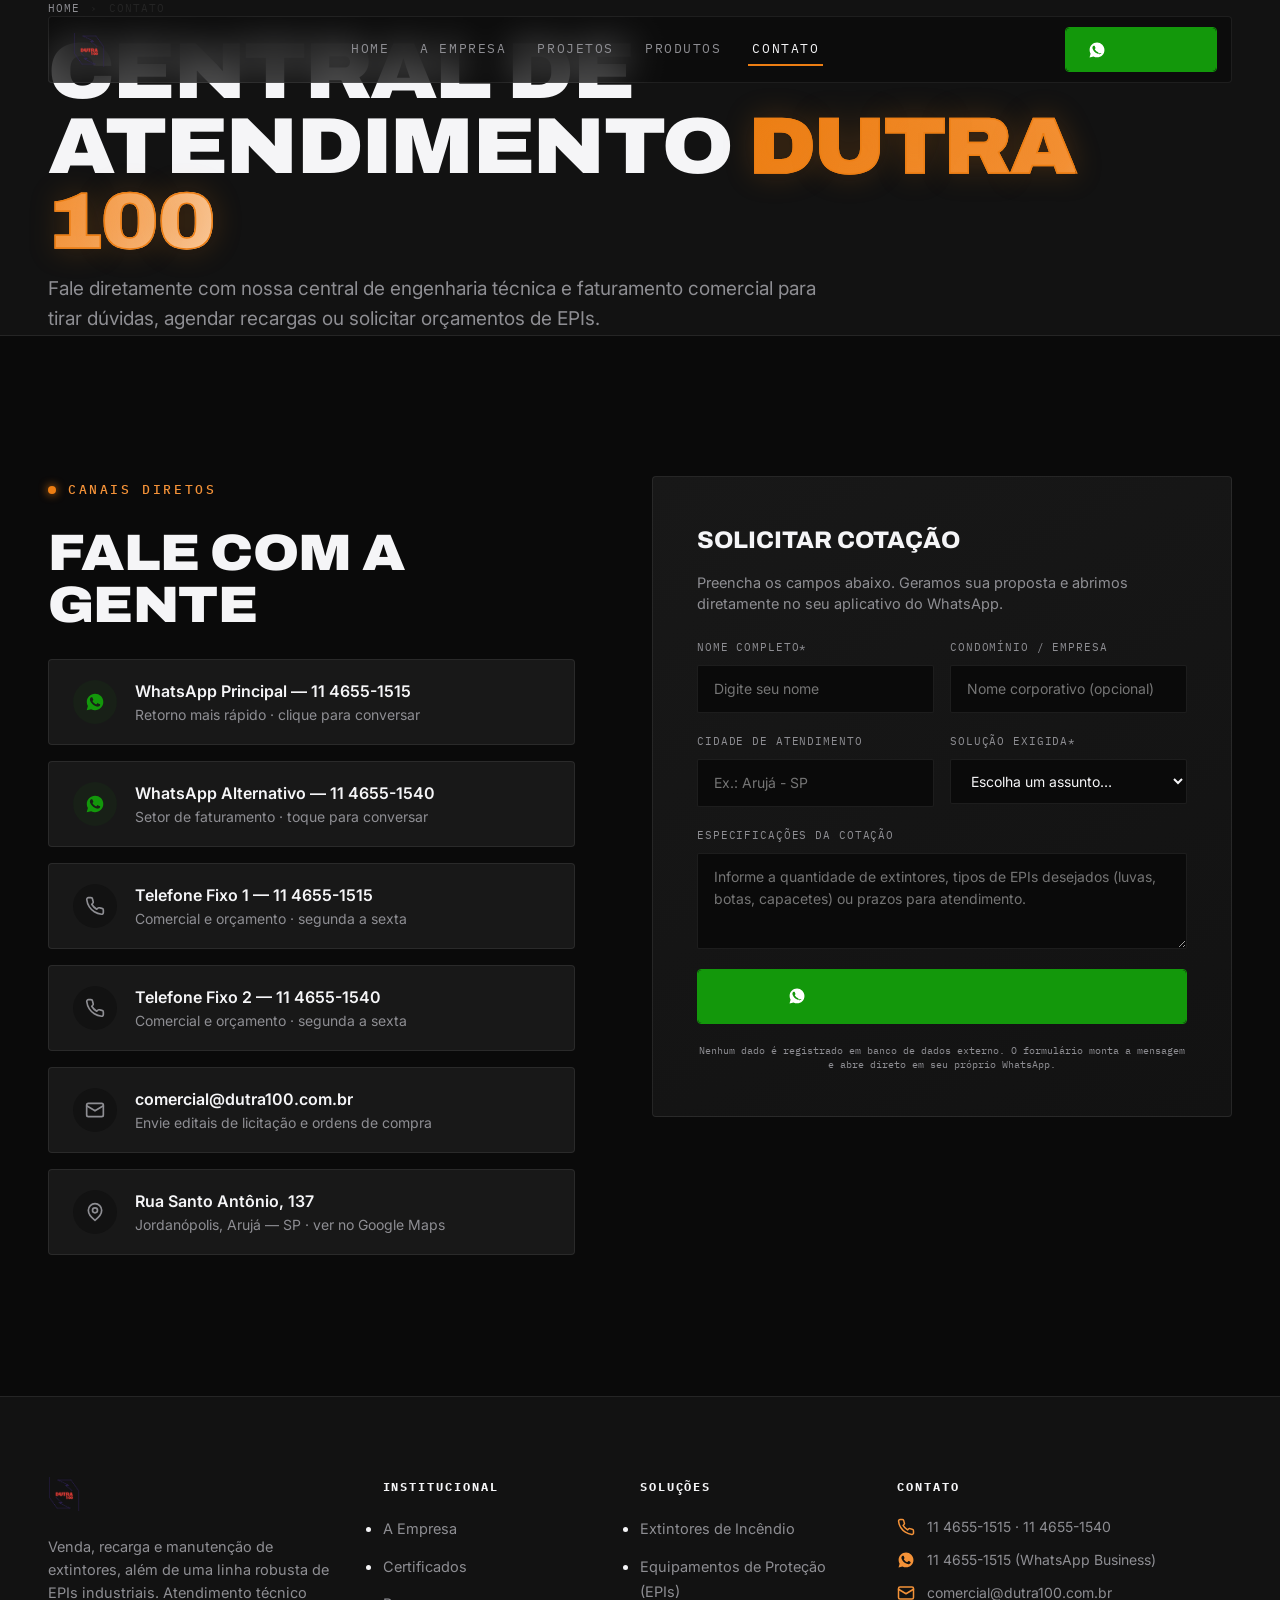
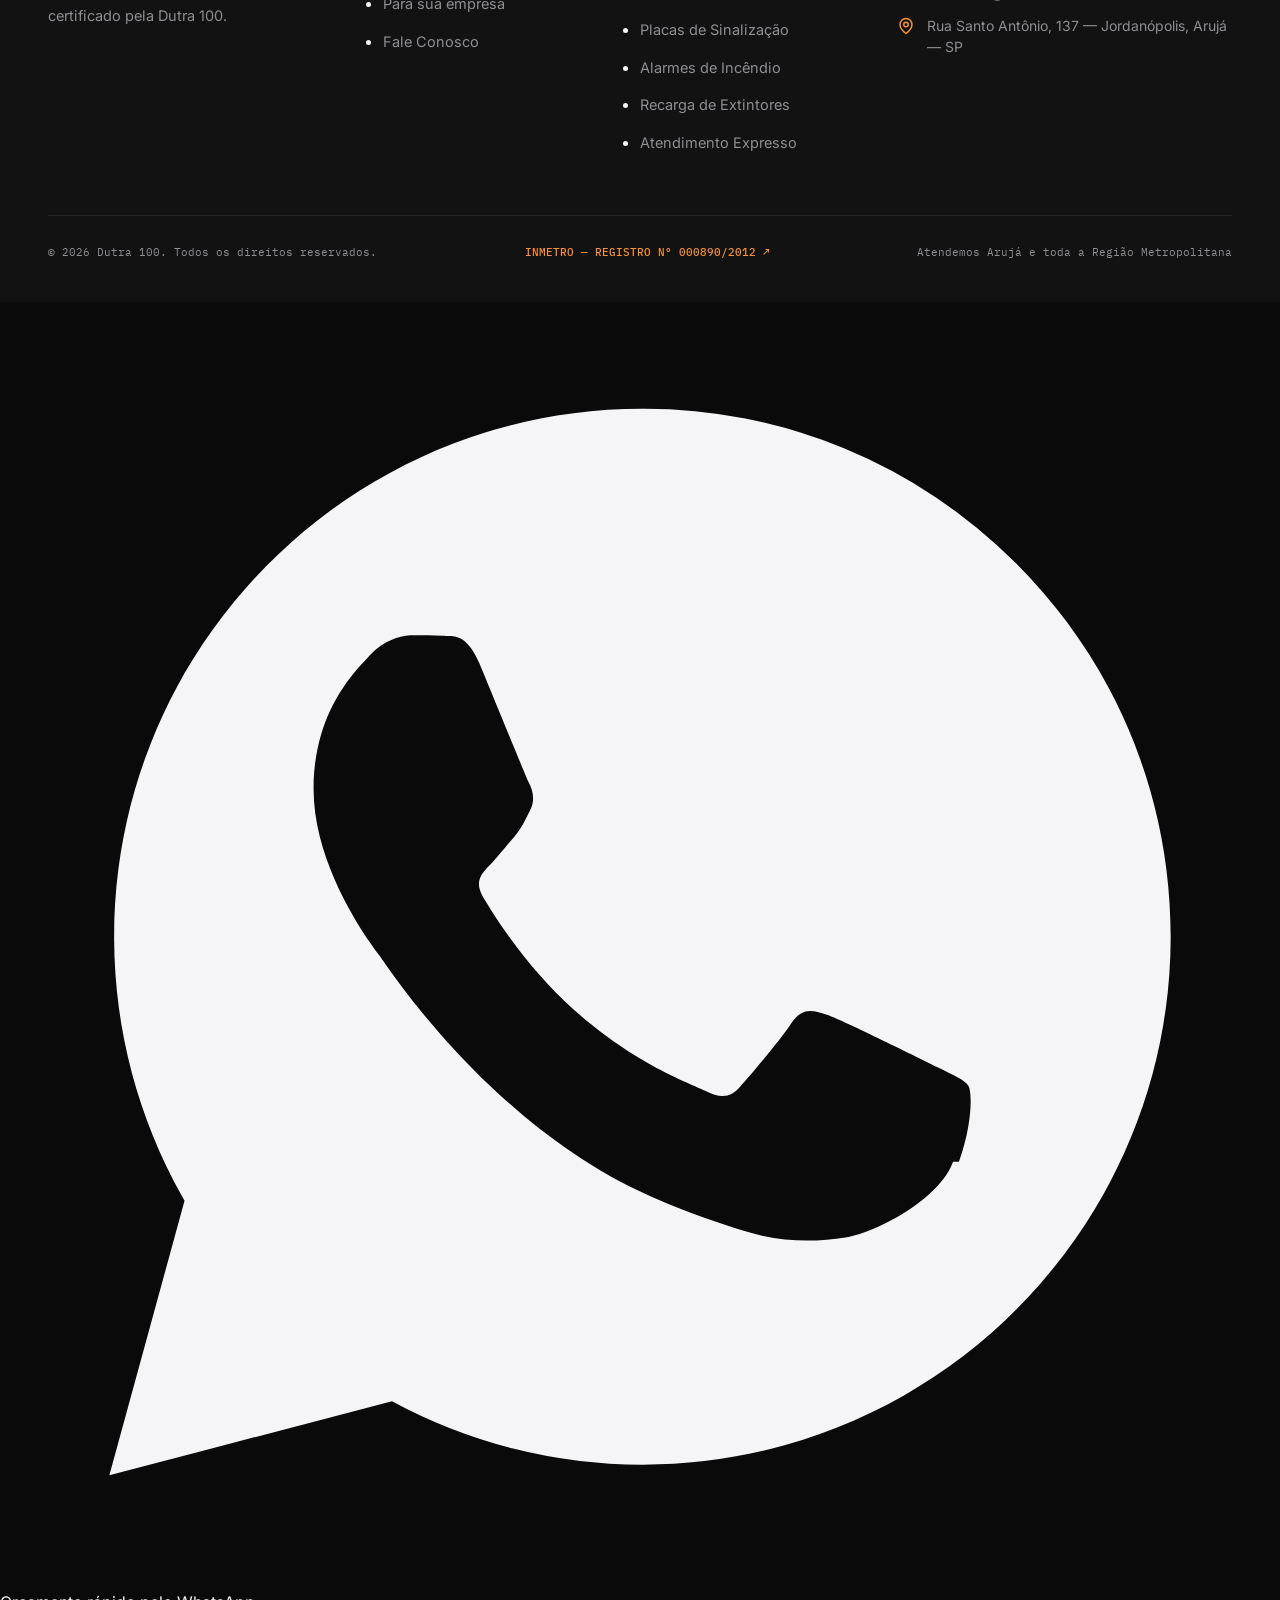
<file: contato.html>
<!doctype html>
<html lang="pt-BR">
<head>
  <meta charset="UTF-8" />
  <meta name="viewport" content="width=device-width, initial-scale=1.0" />
  <title>Contato — Orçamento sem compromisso | Dutra 100</title>
  <meta name="description" content="Fale com a Dutra 100: Telefones 11 4655-1515 / 11 4655-1540, comercial@dutra100.com.br. Rua Santo Antônio, 137 — Jordanópolis, Arujá. Atendemos toda a região." />
  <link rel="icon" type="image/png" href="./images/logo-flame.png" />
  <link rel="preconnect" href="https://fonts.googleapis.com" />
  <link rel="preconnect" href="https://fonts.gstatic.com" crossorigin />
  <link href="https://fonts.googleapis.com/css2?family=Archivo:wght@500;600;700;800;900&family=Inter:wght@400;500;600;700&family=IBM+Plex+Mono:wght@400;500&display=swap" rel="stylesheet" />
  <script type="module" crossorigin src="./assets/main-C2HIDXuw.js"></script>
  <link rel="stylesheet" crossorigin href="./assets/main-xr2OLFnP.css">
</head>
<body data-page="contato">

  <div id="scrollProgress" aria-hidden="true"></div>
  
  <!-- ======= NAV ======= -->
  <header id="nav">
    <div class="nav-inner">
      <a class="nav-logo" href="./index.html" aria-label="Dutra 100 — página inicial">
        <img src="./images/logo.png" alt="Dutra 100" />
      </a>
      <nav class="nav-links" aria-label="Navegação principal">
        <a href="./index.html" data-navlink="home">Home</a>
        <a href="./empresa.html" data-navlink="empresa">A Empresa</a>
        <a href="./projetos.html" data-navlink="projetos">Projetos</a>
        <a href="./produtos.html" data-navlink="produtos">Produtos</a>
        <a href="./contato.html" data-navlink="contato">Contato</a>
      </nav>
      <div class="nav-cta">
        <a class="btn btn--wa btn--sm" data-wa href="#">
          <svg viewBox="0 0 24 24" fill="currentColor" aria-hidden="true"><path d="M12.04 2c-5.46 0-9.9 4.44-9.9 9.9 0 1.75.46 3.45 1.32 4.95L2.05 22l5.3-1.39a9.87 9.87 0 0 0 4.69 1.19h.01c5.46 0 9.9-4.44 9.9-9.9 0-2.65-1.03-5.13-2.9-7A9.83 9.83 0 0 0 12.04 2Zm5.83 14.12c-.25.7-1.44 1.33-2.02 1.42-.52.08-1.17.11-1.89-.12-.44-.14-1-.32-1.71-.63-3.02-1.3-4.99-4.34-5.14-4.54-.15-.2-1.23-1.63-1.23-3.11 0-1.48.78-2.21 1.05-2.51.28-.3.6-.38.8-.38.2 0 .4 0 .58.01.18.01.43-.07.68.52.25.6.85 2.07.92 2.22.08.15.13.33.03.53-.1.2-.15.32-.3.5-.15.17-.32.39-.45.52-.15.15-.31.31-.13.61.18.3.79 1.3 1.7 2.11 1.17 1.04 2.15 1.36 2.46 1.52.3.15.5.23.58.35.07.13.07.73-.18 1.42Z"/></svg>
          Orçamento
        </a>
        <button id="navBurger" aria-label="Abrir menu" aria-expanded="false">
          <span></span><span></span><span></span>
        </button>
      </div>
    </div>
  </header>

  <!-- Mobile Menu -->
  <div id="mobileMenu" aria-hidden="true">
    <nav class="mobile-menu-list" aria-label="Menu mobile">
      <a href="./index.html" data-navlink="home">Home</a>
      <a href="./empresa.html" data-navlink="empresa">A Empresa</a>
      <a href="./projetos.html" data-navlink="projetos">Projetos</a>
      <a href="./produtos.html" data-navlink="produtos">Produtos</a>
      <a href="./contato.html" data-navlink="contato">Contato</a>
    </nav>
    <div class="mobile-menu-contact">
      <span>11 4655-1515 · 11 4655-1540</span>
      <span>comercial@dutra100.com.br</span>
    </div>
  </div>

  <main>
    <!-- ======= BREADCRUMBS HERO ======= -->
    <section class="page-hero">
      <div class="container">
        <div class="crumbs"><a href="./index.html">Home</a><span>›</span><span>Contato</span></div>
        <h1 class="h-display">Central de atendimento <span class="text-fire">Dutra 100</span></h1>
        <p class="lead">Fale diretamente com nossa central de engenharia técnica e faturamento comercial para tirar dúvidas, agendar recargas ou solicitar orçamentos de EPIs.</p>
      </div>
    </section>

    <!-- ======= CONTATO DETALHE ======= -->
    <section class="section">
      <div class="container contact-grid">
        <div>
          <span class="kicker">Canais Diretos</span>
          <h2 class="h-section" style="margin-bottom:28px">Fale com a gente</h2>
          
          <div class="contact-cards" data-reveal-group>
            <a class="contact-card wa" data-reveal data-wa="Olá! Vim através do site e gostaria de solicitar um orçamento comercial." href="#">
              <span class="ic"><svg viewBox="0 0 24 24" fill="currentColor"><path d="M12.04 2c-5.46 0-9.9 4.44-9.9 9.9 0 1.75.46 3.45 1.32 4.95L2.05 22l5.3-1.39a9.87 9.87 0 0 0 4.69 1.19h.01c5.46 0 9.9-4.44 9.9-9.9 0-2.65-1.03-5.13-2.9-7A9.83 9.83 0 0 0 12.04 2Zm5.83 14.12c-.25.7-1.44 1.33-2.02 1.42-.52.08-1.17.11-1.89-.12-.44-.14-1-.32-1.71-.63-3.02-1.3-4.99-4.34-5.14-4.54-.15-.2-1.23-1.63-1.23-3.11 0-1.48.78-2.21 1.05-2.51.28-.3.6-.38.8-.38.2 0 .4 0 .58.01.18.01.43-.07.68.52.25.6.85 2.07.92 2.22.08.15.13.33.03.53-.1.2-.15.32-.3.5-.15.17-.32.39-.45.52-.15.15-.31.31-.13.61.18.3.79 1.3 1.7 2.11 1.17 1.04 2.15 1.36 2.46 1.52.3.15.48.13.66-.08.18-.2.76-.88.96-1.19.2-.3.4-.25.68-.15.28.1 1.76.83 2.06.98.3.15.5.23.58.35.07.13.07.73-.18 1.42Z"/></svg></span>
              <div><b>WhatsApp Principal — 11 4655-1515</b><span>Retorno mais rápido · clique para conversar</span></div>
            </a>
            
            <a class="contact-card wa" data-reveal href="https://api.whatsapp.com/send?phone=551146551540&text=Ol%C3%A1%2C%20vim%20atrav%C3%A9s%20do%20site%20e%20gostaria%20de%20fazer%20uma%20cota%C3%A7%C3%A3o" target="_blank" rel="noopener">
              <span class="ic"><svg viewBox="0 0 24 24" fill="currentColor"><path d="M12.04 2c-5.46 0-9.9 4.44-9.9 9.9 0 1.75.46 3.45 1.32 4.95L2.05 22l5.3-1.39a9.87 9.87 0 0 0 4.69 1.19h.01c5.46 0 9.9-4.44 9.9-9.9 0-2.65-1.03-5.13-2.9-7A9.83 9.83 0 0 0 12.04 2Zm5.83 14.12c-.25.7-1.44 1.33-2.02 1.42-.52.08-1.17.11-1.89-.12-.44-.14-1-.32-1.71-.63-3.02-1.3-4.99-4.34-5.14-4.54-.15-.2-1.23-1.63-1.23-3.11 0-1.48.78-2.21 1.05-2.51.28-.3.6-.38.8-.38.2 0 .4 0 .58.01.18.01.43-.07.68.52.25.6.85 2.07.92 2.22.08.15.13.33.03.53-.1.2-.15.32-.3.5-.15.17-.32.39-.45.52-.15.15-.31.31-.13.61.18.3.79 1.3 1.7 2.11 1.17 1.04 2.15 1.36 2.46 1.52.3.15.48.13.66-.08.18-.2.76-.88.96-1.19.2-.3.4-.25.68-.15.28.1 1.76.83 2.06.98.3.15.5.23.58.35.07.13.07.73-.18 1.42Z"/></svg></span>
              <div><b>WhatsApp Alternativo — 11 4655-1540</b><span>Setor de faturamento · toque para conversar</span></div>
            </a>
            
            <a class="contact-card" data-reveal href="tel:+551146551515">
              <span class="ic"><svg viewBox="0 0 24 24" fill="none" stroke="currentColor" stroke-width="2" stroke-linecap="round" stroke-linejoin="round"><path d="M22 16.9v3a2 2 0 0 1-2.2 2 19.8 19.8 0 0 1-8.6-3A19.5 19.5 0 0 1 5.2 13 19.8 19.8 0 0 1 2.1 4.2 2 2 0 0 1 4.1 2h3a2 2 0 0 1 2 1.7c.1 1 .4 2 .7 2.9a2 2 0 0 1-.5 2.1L8.1 9.9a16 16 0 0 0 6 6l1.2-1.2a2 2 0 0 1 2.1-.5c.9.3 1.9.6 2.9.7a2 2 0 0 1 1.7 2Z"/></svg></span>
              <div><b>Telefone Fixo 1 — 11 4655-1515</b><span>Comercial e orçamento · segunda a sexta</span></div>
            </a>
            
            <a class="contact-card" data-reveal href="tel:+551146551540">
              <span class="ic"><svg viewBox="0 0 24 24" fill="none" stroke="currentColor" stroke-width="2" stroke-linecap="round" stroke-linejoin="round"><path d="M22 16.9v3a2 2 0 0 1-2.2 2 19.8 19.8 0 0 1-8.6-3A19.5 19.5 0 0 1 5.2 13 19.8 19.8 0 0 1 2.1 4.2 2 2 0 0 1 4.1 2h3a2 2 0 0 1 2 1.7c.1 1 .4 2 .7 2.9a2 2 0 0 1-.5 2.1L8.1 9.9a16 16 0 0 0 6 6l1.2-1.2a2 2 0 0 1 2.1-.5c.9.3 1.9.6 2.9.7a2 2 0 0 1 1.7 2Z"/></svg></span>
              <div><b>Telefone Fixo 2 — 11 4655-1540</b><span>Comercial e orçamento · segunda a sexta</span></div>
            </a>
            
            <a class="contact-card" data-reveal href="mailto:comercial@dutra100.com.br">
              <span class="ic"><svg viewBox="0 0 24 24" fill="none" stroke="currentColor" stroke-width="2" stroke-linecap="round" stroke-linejoin="round"><rect x="2" y="4" width="20" height="16" rx="2"/><path d="m22 7-10 6L2 7"/></svg></span>
              <div><b>comercial@dutra100.com.br</b><span>Envie editais de licitação e ordens de compra</span></div>
            </a>
            
            <a class="contact-card" data-reveal href="https://www.google.com/maps/search/?api=1&query=Rua+Santo+Antonio,+137+-+Jordanopolis,+Aruja+-+SP" target="_blank" rel="noopener">
              <span class="ic"><svg viewBox="0 0 24 24" fill="none" stroke="currentColor" stroke-width="2" stroke-linecap="round" stroke-linejoin="round"><path d="M20 10c0 6-8 12-8 12s-8-6-8-12a8 8 0 1 1 16 0Z"/><circle cx="12" cy="10" r="3"/></svg></span>
              <div><b>Rua Santo Antônio, 137</b><span>Jordanópolis, Arujá — SP · ver no Google Maps</span></div>
            </a>
          </div>
        </div>

        <div class="form-card" data-reveal>
          <h3>Solicitar Cotação</h3>
          <p class="sub">Preencha os campos abaixo. Geramos sua proposta e abrimos diretamente no seu aplicativo do WhatsApp.</p>
          
          <form id="quoteForm">
            <div class="f-row">
              <div class="f-field">
                <label for="fNome">Nome completo*</label>
                <input id="fNome" name="nome" type="text" required placeholder="Digite seu nome" />
              </div>
              <div class="f-field">
                <label for="fEmpresa">Condomínio / Empresa</label>
                <input id="fEmpresa" name="empresa" type="text" placeholder="Nome corporativo (opcional)" />
              </div>
            </div>
            
            <div class="f-row">
              <div class="f-field">
                <label for="fCidade">Cidade de atendimento</label>
                <input id="fCidade" name="cidade" type="text" placeholder="Ex.: Arujá - SP" />
              </div>
              <div class="f-field">
                <label for="fAssunto">Solução exigida*</label>
                <select id="fAssunto" name="assunto" required>
                  <option value="" disabled selected>Escolha um assunto…</option>
                  <option>Recarga de extintores</option>
                  <option>Compra de extintores / suportes</option>
                  <option>Compra de EPIs em lote</option>
                  <option>Contrato de manutenção preventiva</option>
                  <option>Atendimento emergencial express</option>
                  <option>Vistoria e regularização AVCB</option>
                  <option>Ensaio hidrostático de mangueiras</option>
                  <option>Sistemas de alarme e iluminação</option>
                  <option>Pintura de demarcação de solo</option>
                  <option>Outra demanda</option>
                </select>
              </div>
            </div>
            
            <div class="f-field">
              <label for="fMsg">Especificações da cotação</label>
              <textarea id="fMsg" name="mensagem" placeholder="Informe a quantidade de extintores, tipos de EPIs desejados (luvas, botas, capacetes) ou prazos para atendimento."></textarea>
            </div>
            
            <button class="btn btn--wa" type="submit" style="width:100%">
              <svg viewBox="0 0 24 24" fill="currentColor" aria-hidden="true"><path d="M12.04 2c-5.46 0-9.9 4.44-9.9 9.9 0 1.75.46 3.45 1.32 4.95L2.05 22l5.3-1.39a9.87 9.87 0 0 0 4.69 1.19h.01c5.46 0 9.9-4.44 9.9-9.9 0-2.65-1.03-5.13-2.9-7A9.83 9.83 0 0 0 12.04 2Zm5.83 14.12c-.25.7-1.44 1.33-2.02 1.42-.52.08-1.17.11-1.89-.12-.44-.14-1-.32-1.71-.63-3.02-1.3-4.99-4.34-5.14-4.54-.15-.2-1.23-1.63-1.23-3.11 0-1.48.78-2.21 1.05-2.51.28-.3.6-.38.8-.38.2 0 .4 0 .58.01.18.01.43-.07.68.52.25.6.85 2.07.92 2.22.08.15.13.33.03.53-.1.2-.15.32-.3.5-.15.17-.32.39-.45.52-.15.15-.31.31-.13.61.18.3.79 1.3 1.7 2.11 1.17 1.04 2.15 1.36 2.46 1.52.3.15.5.23.58.35.07.13.07.73-.18 1.42Z"/></svg>
              Enviar Mensagem pelo WhatsApp
            </button>
            <p class="form-note">Nenhum dado é registrado em banco de dados externo. O formulário monta a mensagem e abre direto em seu próprio WhatsApp.</p>
          </form>
        </div>
      </div>
    </section>
  </main>

  <!-- ======= FOOTER ======= -->
  <footer>
    <div class="container">
      <div class="foot-grid">
        <div class="foot-brand">
          <a class="nav-logo" href="./index.html"><img src="./images/logo.png" alt="Dutra 100" /></a>
          <p style="margin-top:16px">Venda, recarga e manutenção de extintores, além de uma linha robusta de EPIs industriais. Atendimento técnico certificado pela Dutra 100.</p>
        </div>
        <div class="foot-col">
          <h5>Institucional</h5>
          <ul>
            <li><a href="./empresa.html">A Empresa</a></li>
            <li><a href="./empresa.html#certificados">Certificados</a></li>
            <li><a href="./projetos.html#facilities">Para sua empresa</a></li>
            <li><a href="./contato.html">Fale Conosco</a></li>
          </ul>
        </div>
        <div class="foot-col">
          <h5>Soluções</h5>
          <ul>
            <li><a href="./produtos.html#extintores">Extintores de Incêndio</a></li>
            <li><a href="./produtos.html#epis">Equipamentos de Proteção (EPIs)</a></li>
            <li><a href="./produtos.html#placas">Placas de Sinalização</a></li>
            <li><a href="./produtos.html#alarmes">Alarmes de Incêndio</a></li>
            <li><a href="./projetos.html#recarga">Recarga de Extintores</a></li>
            <li><a href="./projetos.html#emergencial">Atendimento Expresso</a></li>
          </ul>
        </div>
        <div class="foot-col">
          <h5>Contato</h5>
          <ul class="foot-contact">
            <li><svg viewBox="0 0 24 24" fill="none" stroke="currentColor" stroke-width="2" stroke-linecap="round" stroke-linejoin="round"><path d="M22 16.9v3a2 2 0 0 1-2.2 2 19.8 19.8 0 0 1-8.6-3A19.5 19.5 0 0 1 5.2 13 19.8 19.8 0 0 1 2.1 4.2 2 2 0 0 1 4.1 2h3a2 2 0 0 1 2 1.7c.1 1 .4 2 .7 2.9a2 2 0 0 1-.5 2.1L8.1 9.9a16 16 0 0 0 6 6l1.2-1.2a2 2 0 0 1 2.1-.5c.9.3 1.9.6 2.9.7a2 2 0 0 1 1.7 2Z"/></svg>11 4655-1515 · 11 4655-1540</li>
            <li><svg viewBox="0 0 24 24" fill="currentColor"><path d="M12.04 2c-5.46 0-9.9 4.44-9.9 9.9 0 1.75.46 3.45 1.32 4.95L2.05 22l5.3-1.39a9.87 9.87 0 0 0 4.69 1.19h.01c5.46 0 9.9-4.44 9.9-9.9 0-2.65-1.03-5.13-2.9-7A9.83 9.83 0 0 0 12.04 2Zm5.83 14.12c-.25.7-1.44 1.33-2.02 1.42-.52.08-1.17.11-1.89-.12-.44-.14-1-.32-1.71-.63-3.02-1.3-4.99-4.34-5.14-4.54-.15-.2-1.23-1.63-1.23-3.11 0-1.48.78-2.21 1.05-2.51.28-.3.6-.38.8-.38.2 0 .4 0 .58.01.18.01.43-.07.68.52.25.6.85 2.07.92 2.22.08.15.13.33.03.53-.1.2-.15.32-.3.5-.15.17-.32.39-.45.52-.15.15-.31.31-.13.61.18.3.79 1.3 1.7 2.11 1.17 1.04 2.15 1.36 2.46 1.52.3.15.48.13.66-.08.18-.2.76-.88.96-1.19.2-.3.4-.25.68-.15.28.1 1.76.83 2.06.98.3.15.5.23.58.35.07.13.07.73-.18 1.42Z"/></svg>11 4655-1515 (WhatsApp Business)</li>
            <li><svg viewBox="0 0 24 24" fill="none" stroke="currentColor" stroke-width="2" stroke-linecap="round" stroke-linejoin="round"><rect x="2" y="4" width="20" height="16" rx="2"/><path d="m22 7-10 6L2 7"/></svg>comercial@dutra100.com.br</li>
            <li><svg viewBox="0 0 24 24" fill="none" stroke="currentColor" stroke-width="2" stroke-linecap="round" stroke-linejoin="round"><path d="M20 10c0 6-8 12-8 12s-8-6-8-12a8 8 0 1 1 16 0Z"/><circle cx="12" cy="10" r="3"/></svg>Rua Santo Antônio, 137 — Jordanópolis, Arujá — SP</li>
          </ul>
        </div>
      </div>
      <div class="foot-bottom">
        <span>© 2026 Dutra 100. Todos os direitos reservados.</span>
        <a class="inmetro" href="http://registro.inmetro.gov.br/consulta/detalhe.aspx?pag=1&NumeroRegistro=000890/2012" target="_blank" rel="noopener">INMETRO — REGISTRO Nº 000890/2012 ↗</a>
        <span>Atendemos Arujá e toda a Região Metropolitana</span>
      </div>
    </div>
  </footer>

</body>
</html>
</file>
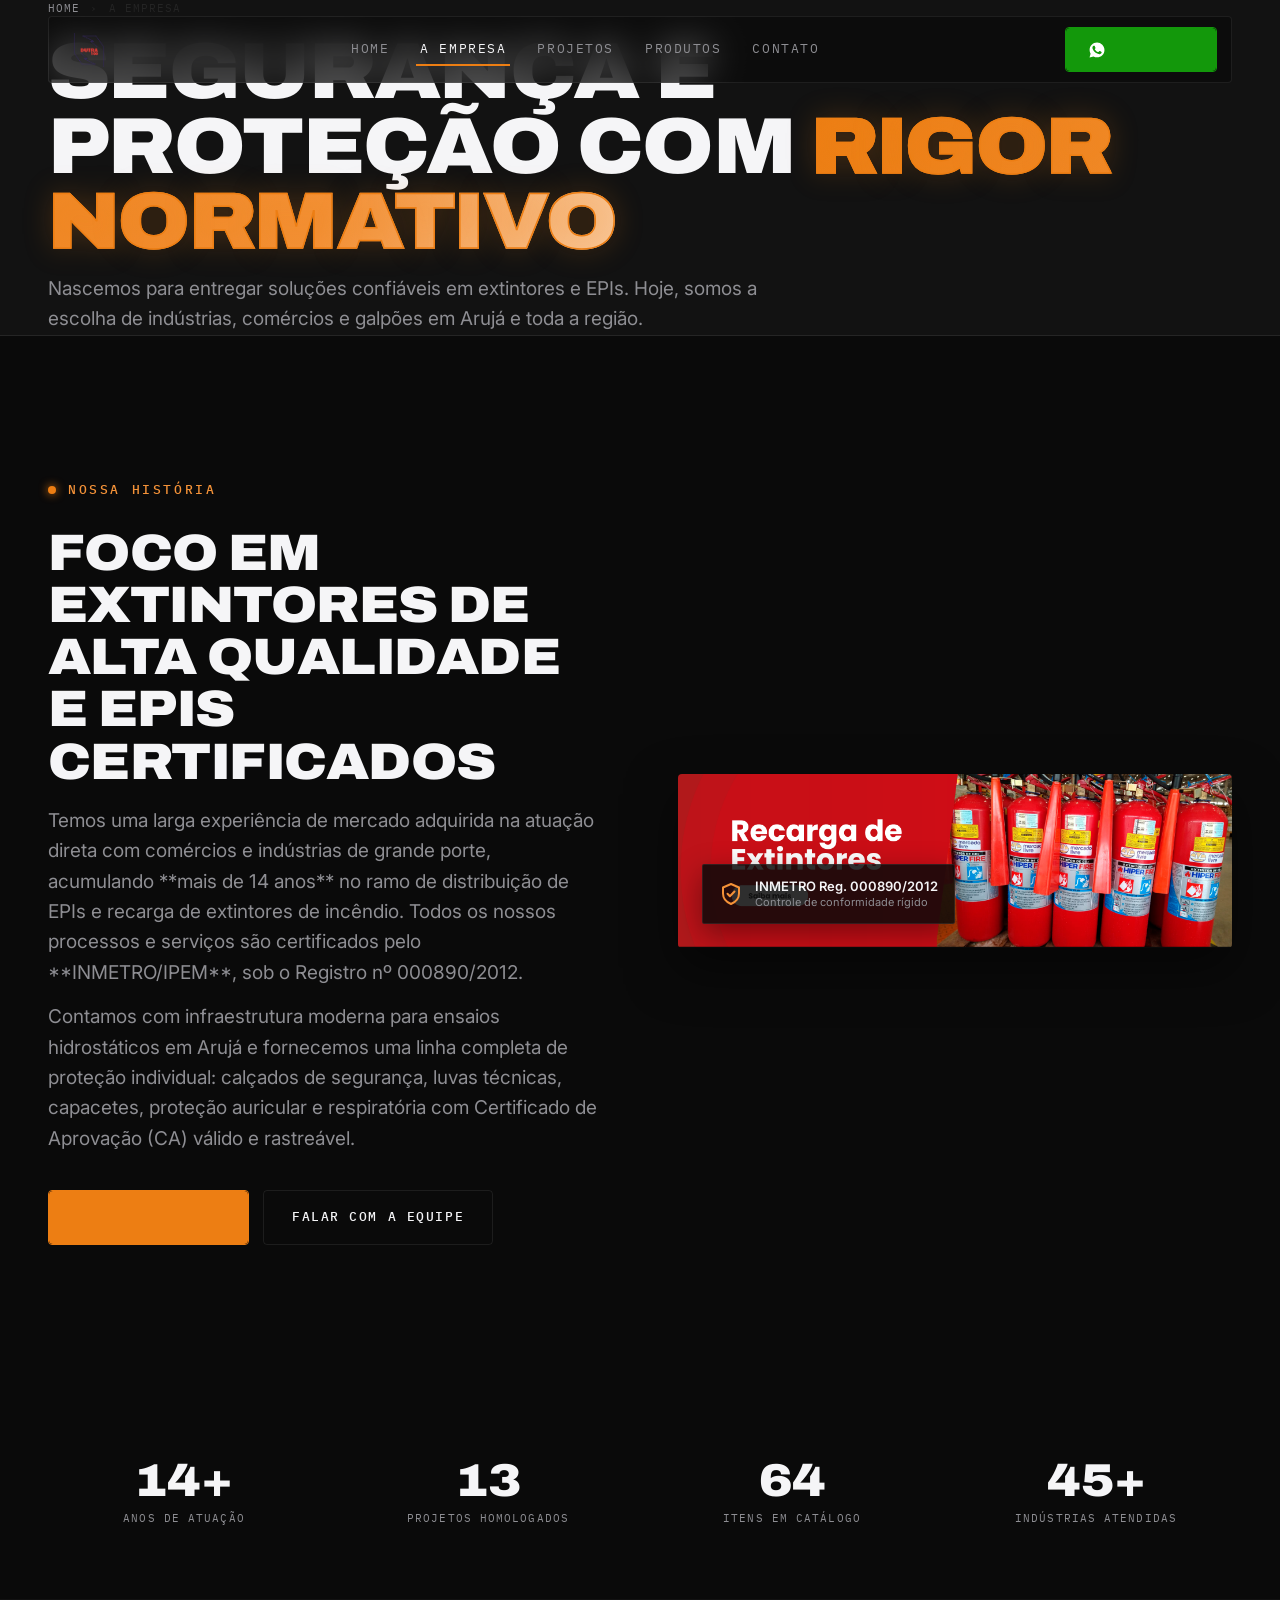
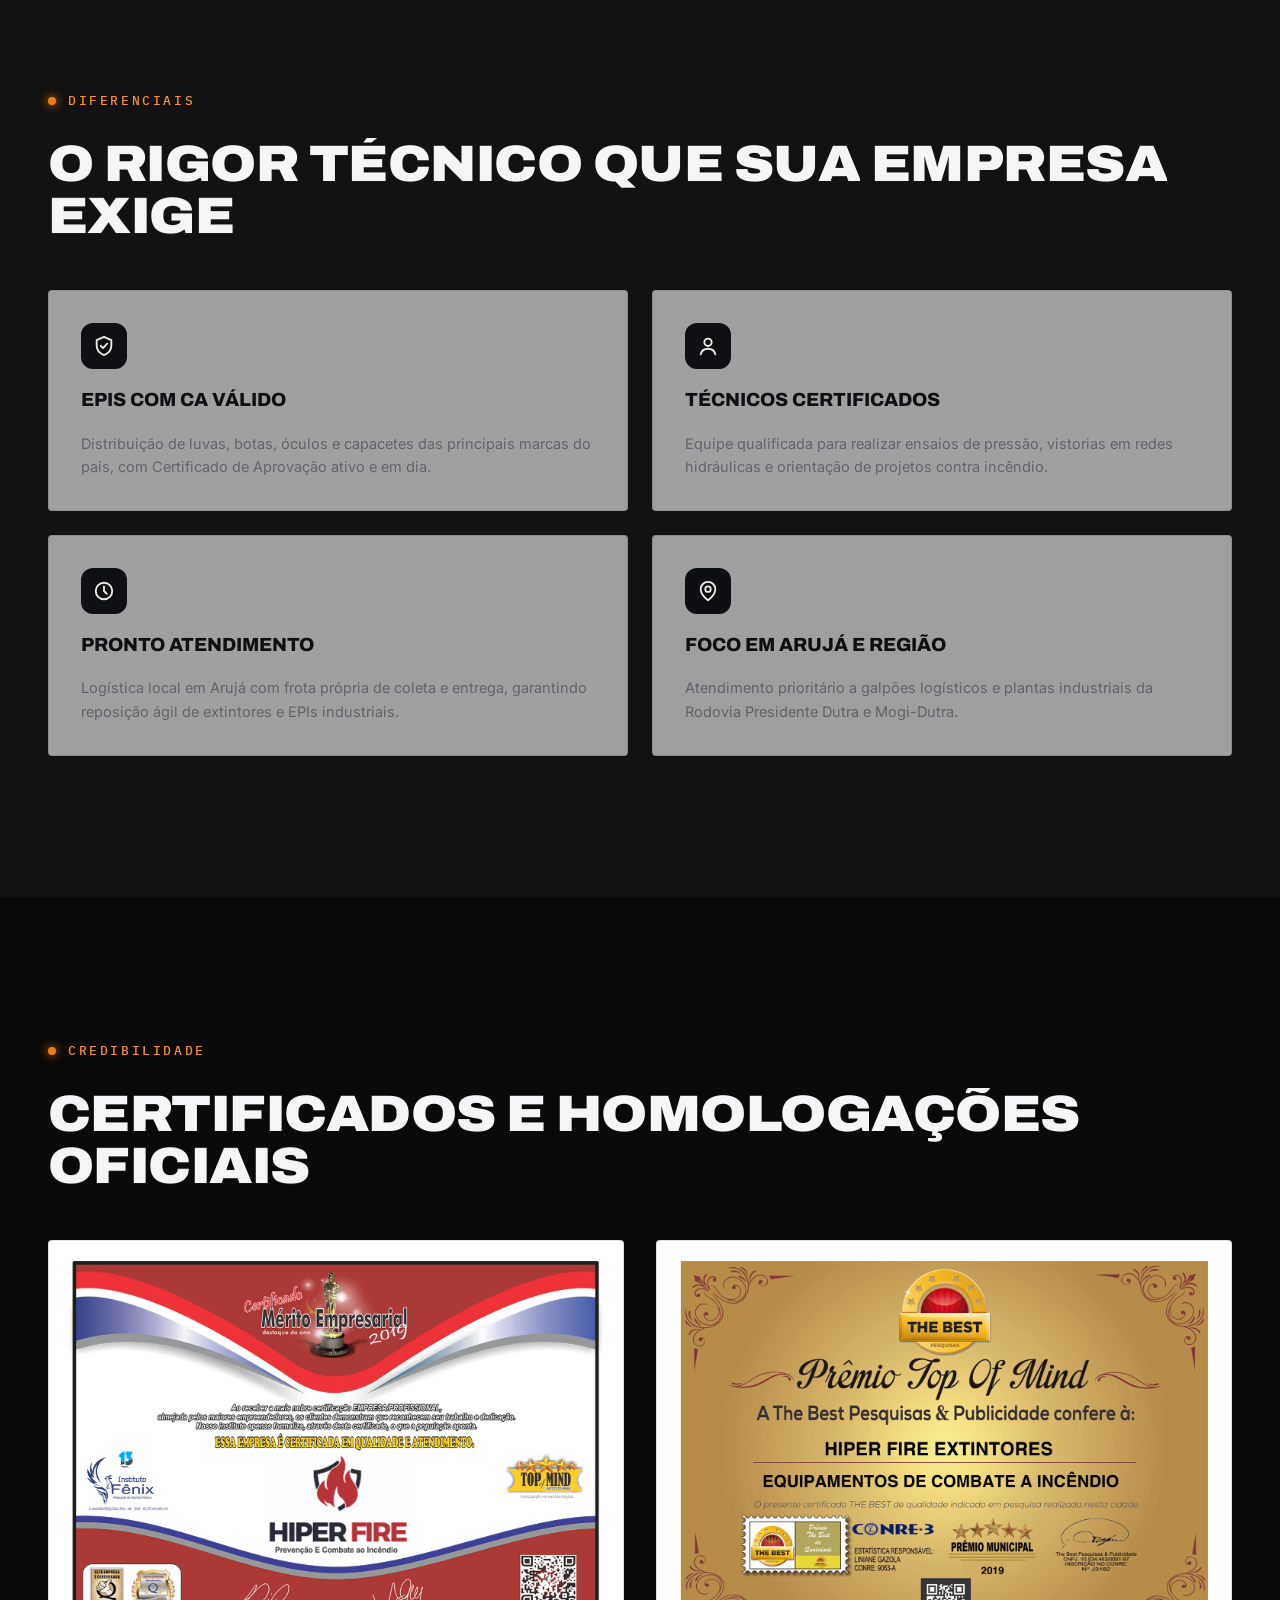
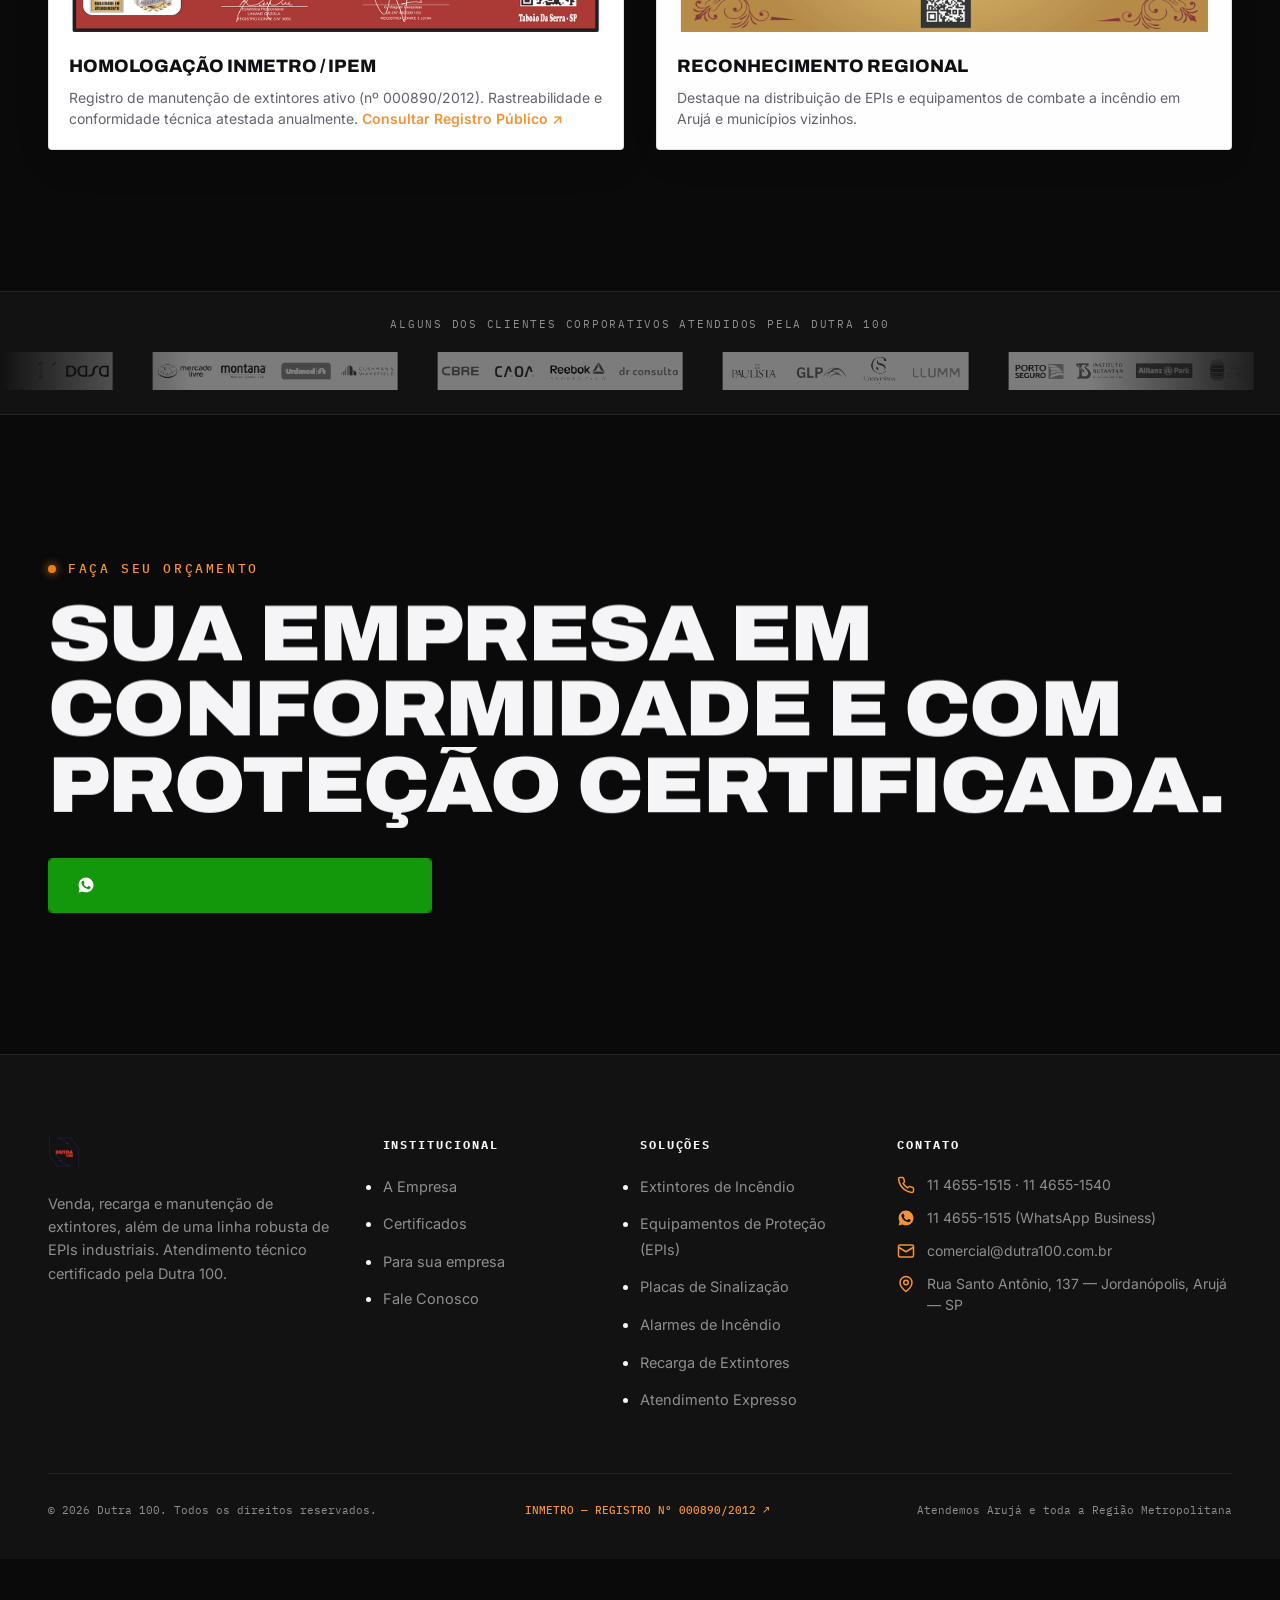
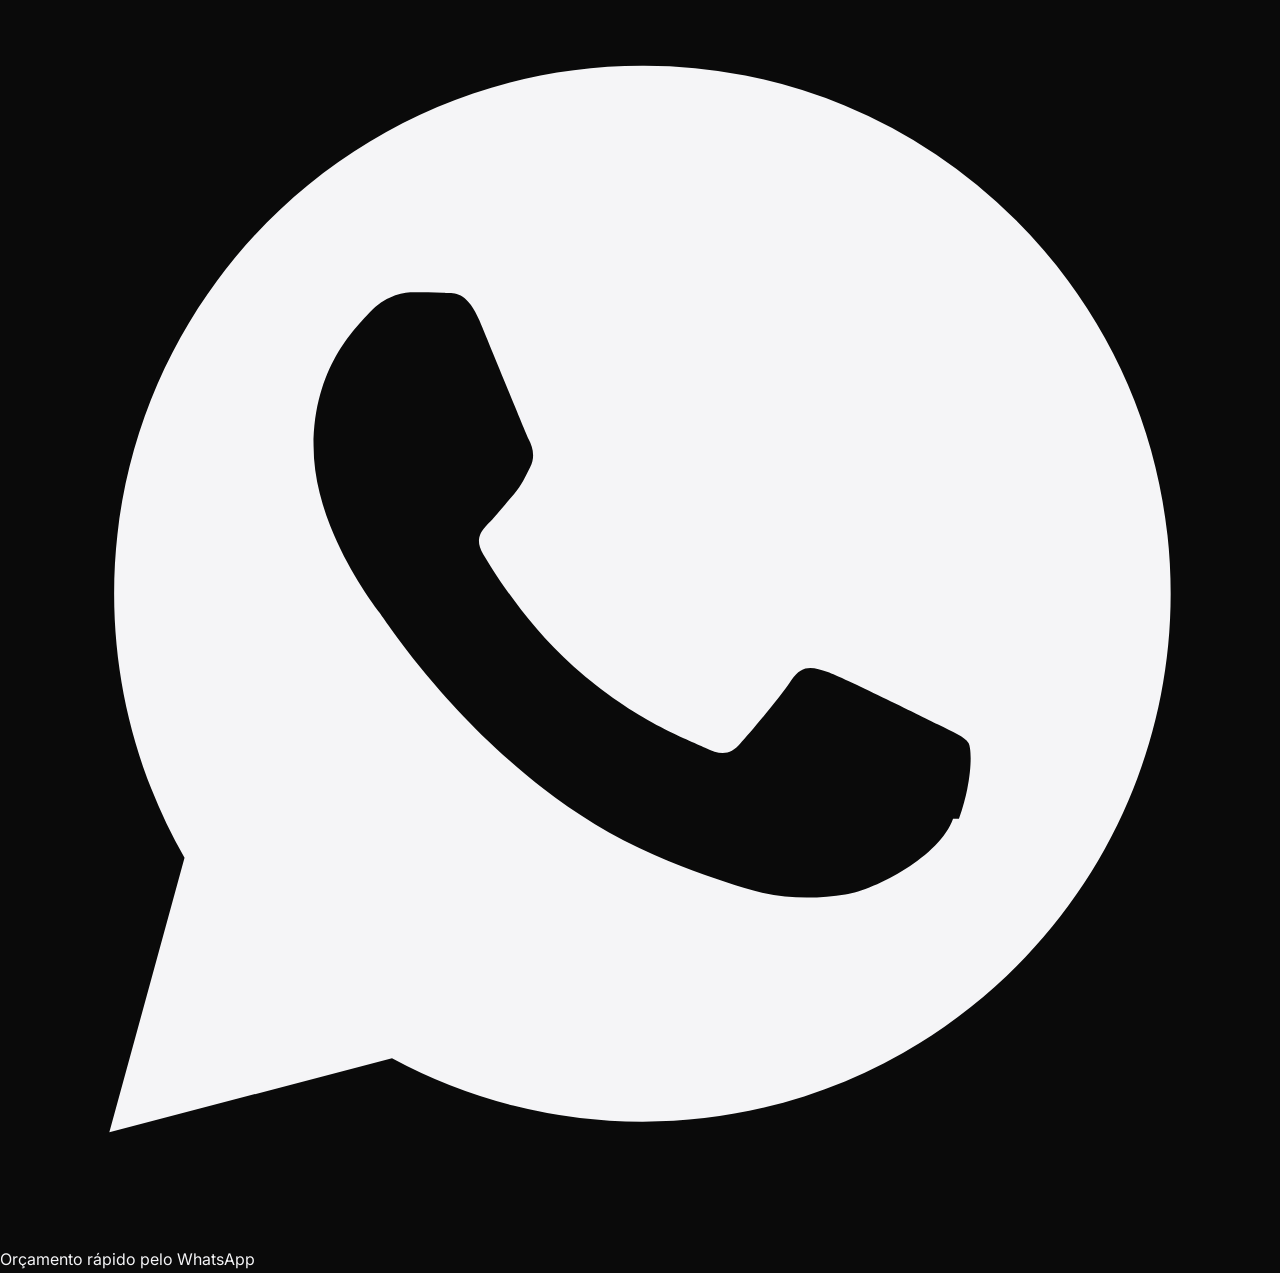
<file: empresa.html>
<!doctype html>
<html lang="pt-BR">
<head>
  <meta charset="UTF-8" />
  <meta name="viewport" content="width=device-width, initial-scale=1.0" />
  <title>A Empresa — Dutra 100 Extintores e EPIs em Arujá</title>
  <meta name="description" content="Conheça a Dutra 100: empresa registrada no INMETRO/IPEM (Registro nº 000890/2012), com ampla experiência no fornecimento de extintores e EPIs industriais." />
  <link rel="icon" type="image/png" href="./images/logo-flame.png" />
  <link rel="preconnect" href="https://fonts.googleapis.com" />
  <link rel="preconnect" href="https://fonts.gstatic.com" crossorigin />
  <link href="https://fonts.googleapis.com/css2?family=Archivo:wght@500;600;700;800;900&family=Inter:wght@400;500;600;700&family=IBM+Plex+Mono:wght@400;500&display=swap" rel="stylesheet" />
  <script type="module" crossorigin src="./assets/main-C2HIDXuw.js"></script>
  <link rel="stylesheet" crossorigin href="./assets/main-xr2OLFnP.css">
</head>
<body data-page="empresa">

  <div id="scrollProgress" aria-hidden="true"></div>
  
  <!-- ======= NAV ======= -->
  <header id="nav">
    <div class="nav-inner">
      <a class="nav-logo" href="./index.html" aria-label="Dutra 100 — página inicial">
        <img src="./images/logo.png" alt="Dutra 100" />
      </a>
      <nav class="nav-links" aria-label="Navegação principal">
        <a href="./index.html" data-navlink="home">Home</a>
        <a href="./empresa.html" data-navlink="empresa">A Empresa</a>
        <a href="./projetos.html" data-navlink="projetos">Projetos</a>
        <a href="./produtos.html" data-navlink="produtos">Produtos</a>
        <a href="./contato.html" data-navlink="contato">Contato</a>
      </nav>
      <div class="nav-cta">
        <a class="btn btn--wa btn--sm" data-wa href="#">
          <svg viewBox="0 0 24 24" fill="currentColor" aria-hidden="true"><path d="M12.04 2c-5.46 0-9.9 4.44-9.9 9.9 0 1.75.46 3.45 1.32 4.95L2.05 22l5.3-1.39a9.87 9.87 0 0 0 4.69 1.19h.01c5.46 0 9.9-4.44 9.9-9.9 0-2.65-1.03-5.13-2.9-7A9.83 9.83 0 0 0 12.04 2Zm5.83 14.12c-.25.7-1.44 1.33-2.02 1.42-.52.08-1.17.11-1.89-.12-.44-.14-1-.32-1.71-.63-3.02-1.3-4.99-4.34-5.14-4.54-.15-.2-1.23-1.63-1.23-3.11 0-1.48.78-2.21 1.05-2.51.28-.3.6-.38.8-.38.2 0 .4 0 .58.01.18.01.43-.07.68.52.25.6.85 2.07.92 2.22.08.15.13.33.03.53-.1.2-.15.32-.3.5-.15.17-.32.39-.45.52-.15.15-.31.31-.13.61.18.3.79 1.3 1.7 2.11 1.17 1.04 2.15 1.36 2.46 1.52.3.15.48.13.66-.08.18-.2.76-.88.96-1.19.2-.3.4-.25.68-.15.28.1 1.76.83 2.06.98.3.15.5.23.58.35.07.13.07.73-.18 1.42Z"/></svg>
          Orçamento
        </a>
        <button id="navBurger" aria-label="Abrir menu" aria-expanded="false">
          <span></span><span></span><span></span>
        </button>
      </div>
    </div>
  </header>

  <!-- Mobile Menu -->
  <div id="mobileMenu" aria-hidden="true">
    <nav class="mobile-menu-list" aria-label="Menu mobile">
      <a href="./index.html" data-navlink="home">Home</a>
      <a href="./empresa.html" data-navlink="empresa">A Empresa</a>
      <a href="./projetos.html" data-navlink="projetos">Projetos</a>
      <a href="./produtos.html" data-navlink="produtos">Produtos</a>
      <a href="./contato.html" data-navlink="contato">Contato</a>
    </nav>
    <div class="mobile-menu-contact">
      <span>11 4655-1515 · 11 4655-1540</span>
      <span>comercial@dutra100.com.br</span>
    </div>
  </div>

  <main>
    <!-- ======= BREADCRUMBS HERO ======= -->
    <section class="page-hero">
      <div class="container">
        <div class="crumbs"><a href="./index.html">Home</a><span>›</span><span>A Empresa</span></div>
        <h1 class="h-display">Segurança e proteção com <span class="text-fire">rigor normativo</span></h1>
        <p class="lead">Nascemos para entregar soluções confiáveis em extintores e EPIs. Hoje, somos a escolha de indústrias, comércios e galpões em Arujá e toda a região.</p>
      </div>
    </section>

    <!-- ======= QUEM SOMOS ======= -->
    <section class="section">
      <div class="container split">
        <div>
          <span class="kicker">Nossa história</span>
          <h2 class="h-section" data-split>Foco em extintores de alta qualidade e EPIs certificados</h2>
          <div class="body-text lead" style="margin-top:18px">
            <p>Temos uma larga experiência de mercado adquirida na atuação direta com comércios e indústrias de grande porte, acumulando **mais de 14 anos** no ramo de distribuição de EPIs e recarga de extintores de incêndio. Todos os nossos processos e serviços são certificados pelo **INMETRO/IPEM**, sob o Registro nº 000890/2012.</p>
            <p style="margin-top:14px">Contamos com infraestrutura moderna para ensaios hidrostáticos em Arujá e fornecemos uma linha completa de proteção individual: calçados de segurança, luvas técnicas, capacetes, proteção auricular e respiratória com Certificado de Aprovação (CA) válido e rastreável.</p>
          </div>
          <div class="hero-ctas">
            <a class="btn btn--fire" href="./projetos.html">Nossos Projetos</a>
            <a class="btn btn--ghost" data-wa="Olá! Gostaria de conversar com a equipe comercial da Dutra 100." href="#">Falar com a equipe</a>
          </div>
        </div>
        
        <div class="split-media" data-reveal>
          <img src="./images/hiper-fire-recarga-de-extintores.png" alt="Instalações de manutenção e recarga de extintores da Dutra 100" data-parallax="-6" />
          <div class="float-chip">
            <span class="ic">
              <svg viewBox="0 0 24 24" fill="none" stroke="currentColor" stroke-width="2" stroke-linecap="round" stroke-linejoin="round"><path d="M12 2 20 5.5v6c0 5-3.5 8.6-8 10.5-4.5-1.9-8-5.5-8-10.5v-6Z"/><path d="m8.5 11.8 2.4 2.4 4.6-4.7"/></svg>
            </span>
            <div><strong>INMETRO Reg. 000890/2012</strong>Controle de conformidade rígido</div>
          </div>
        </div>
      </div>
    </section>

    <!-- ======= STATS BANNER ======= -->
    <section class="section section--ember" style="padding:72px 0">
      <div class="container" style="display:grid;grid-template-columns:repeat(auto-fit,minmax(200px,1fr));gap:32px;text-align:center" data-reveal-group>
        <div class="hero-stat" data-reveal>
          <div class="num"><span data-count="14" data-suffix="+">0</span></div>
          <div class="lbl">anos de atuação</div>
        </div>
        <div class="hero-stat" data-reveal>
          <div class="num"><span data-count="14">0</span></div>
          <div class="lbl">projetos homologados</div>
        </div>
        <div class="hero-stat" data-reveal>
          <div class="num"><span data-count="69">0</span></div>
          <div class="lbl">itens em catálogo</div>
        </div>
        <div class="hero-stat" data-reveal>
          <div class="num"><span data-count="50" data-suffix="+">0</span></div>
          <div class="lbl">indústrias atendidas</div>
        </div>
      </div>
    </section>

    <!-- ======= NOSSOS VALORES ======= -->
    <section class="section section--dark" style="padding-top:88px">
      <div class="container">
        <span class="kicker">Diferenciais</span>
        <h2 class="h-section" data-split>O rigor técnico que sua empresa exige</h2>
        
        <div class="value-grid" data-reveal-group>
          <div class="value-card" data-reveal>
            <span class="ic">
              <svg viewBox="0 0 24 24" fill="none" stroke="currentColor" stroke-width="2" stroke-linecap="round" stroke-linejoin="round"><path d="M12 2 20 5.5v6c0 5-3.5 8.6-8 10.5-4.5-1.9-8-5.5-8-10.5v-6Z"/><path d="m8.5 11.8 2.4 2.4 4.6-4.7"/></svg>
            </span>
            <h4>EPIs com CA Válido</h4>
            <p>Distribuição de luvas, botas, óculos e capacetes das principais marcas do país, com Certificado de Aprovação ativo e em dia.</p>
          </div>
          
          <div class="value-card" data-reveal>
            <span class="ic">
              <svg viewBox="0 0 24 24" fill="none" stroke="currentColor" stroke-width="2" stroke-linecap="round" stroke-linejoin="round"><circle cx="12" cy="8" r="4"/><path d="M4 21c1-4 4-6 8-6s7 2 8 6"/></svg>
            </span>
            <h4>Técnicos Certificados</h4>
            <p>Equipe qualificada para realizar ensaios de pressão, vistorias em redes hidráulicas e orientação de projetos contra incêndio.</p>
          </div>
          
          <div class="value-card" data-reveal>
            <span class="ic">
              <svg viewBox="0 0 24 24" fill="none" stroke="currentColor" stroke-width="2" stroke-linecap="round" stroke-linejoin="round"><circle cx="12" cy="12" r="9"/><path d="M12 7v5l3 3"/></svg>
            </span>
            <h4>Pronto Atendimento</h4>
            <p>Logística local em Arujá com frota própria de coleta e entrega, garantindo reposição ágil de extintores e EPIs industriais.</p>
          </div>
          
          <div class="value-card" data-reveal>
            <span class="ic">
              <svg viewBox="0 0 24 24" fill="none" stroke="currentColor" stroke-width="2" stroke-linecap="round" stroke-linejoin="round"><path d="M20 10c0 6-8 12-8 12s-8-6-8-12a8 8 0 1 1 16 0Z"/><circle cx="12" cy="10" r="3"/></svg>
            </span>
            <h4>Foco em Arujá e Região</h4>
            <p>Atendimento prioritário a galpões logísticos e plantas industriais da Rodovia Presidente Dutra e Mogi-Dutra.</p>
          </div>
        </div>
      </div>
    </section>

    <!-- ======= CERTIFICADOS ======= -->
    <section class="section" id="certificados">
      <div class="container">
        <span class="kicker">Credibilidade</span>
        <h2 class="h-section" data-split>Certificados e homologações oficiais</h2>
        
        <div class="cert-grid" data-reveal-group>
          <figure class="cert-card" data-reveal>
            <img src="./images/certificacao-hiperfire.jpg" alt="Certificação INMETRO e IPEM da Dutra 100" loading="lazy" />
            <figcaption class="cap">
              <strong>Homologação INMETRO / IPEM</strong>
              <span>Registro de manutenção de extintores ativo (nº 000890/2012). Rastreabilidade e conformidade técnica atestada anualmente. <a href="http://registro.inmetro.gov.br/consulta/detalhe.aspx?pag=1&NumeroRegistro=000890/2012" target="_blank" rel="noopener" style="color:var(--orange-soft);font-weight:600">Consultar Registro Público ↗</a></span>
            </figcaption>
          </figure>
          
          <figure class="cert-card" data-reveal>
            <img src="./images/premio-top-of-mind-hiperfire.jpg" alt="Dutra 100 Excelência" loading="lazy" />
            <figcaption class="cap">
              <strong>Reconhecimento Regional</strong>
              <span>Destaque na distribuição de EPIs e equipamentos de combate a incêndio em Arujá e municípios vizinhos.</span>
            </figcaption>
          </figure>
        </div>
      </div>
    </section>

    <!-- ======= CLIENTES ======= -->
    <section class="clients-strip" style="border-top:1px solid var(--line)">
      <div class="container">
        <p class="strip-label">Alguns dos clientes corporativos atendidos pela Dutra 100</p>
      </div>
      <div class="marquee" data-marquee="55">
        <div class="marquee-track">
          <img src="./images/clientes1.jpg" alt="Clientes atendidos" />
          <img src="./images/clientes2.jpg" alt="Logos de empresas parceiras" />
          <img src="./images/clientes3.jpg" alt="Empresas industriais" />
          <img src="./images/clientes4.jpg" alt="Galpões atendidos na Dutra" />
          <img src="./images/clientes5.jpg" alt="Logística e segurança" />
          <!-- duplicados para loop infinito -->
          <img src="./images/clientes1.jpg" alt="" aria-hidden="true" />
          <img src="./images/clientes2.jpg" alt="" aria-hidden="true" />
          <img src="./images/clientes3.jpg" alt="" aria-hidden="true" />
          <img src="./images/clientes4.jpg" alt="" aria-hidden="true" />
          <img src="./images/clientes5.jpg" alt="" aria-hidden="true" />
        </div>
      </div>
    </section>

    <!-- ======= CTA FINAL ======= -->
    <section class="section section--ember finale">
      <div class="container">
        <span class="kicker" style="justify-content:center">Faça seu orçamento</span>
        <h2 class="h-display" data-split>Sua empresa em conformidade e com proteção certificada.</h2>
        <div class="hero-ctas" style="margin-top:36px">
          <a class="btn btn--wa" data-wa="Olá! Vim através da página A Empresa da Dutra 100 e gostaria de solicitar uma cotação." href="#">
            <svg viewBox="0 0 24 24" fill="currentColor" aria-hidden="true"><path d="M12.04 2c-5.46 0-9.9 4.44-9.9 9.9 0 1.75.46 3.45 1.32 4.95L2.05 22l5.3-1.39a9.87 9.87 0 0 0 4.69 1.19h.01c5.46 0 9.9-4.44 9.9-9.9 0-2.65-1.03-5.13-2.9-7A9.83 9.83 0 0 0 12.04 2Zm5.83 14.12c-.25.7-1.44 1.33-2.02 1.42-.52.08-1.17.11-1.89-.12-.44-.14-1-.32-1.71-.63-3.02-1.3-4.99-4.34-5.14-4.54-.15-.2-1.23-1.63-1.23-3.11 0-1.48.78-2.21 1.05-2.51.28-.3.6-.38.8-.38.2 0 .4 0 .58.01.18.01.43-.07.68.52.25.6.85 2.07.92 2.22.08.15.13.33.03.53-.1.2-.15.32-.3.5-.15.17-.32.39-.45.52-.15.15-.31.31-.13.61.18.3.79 1.3 1.7 2.11 1.17 1.04 2.15 1.36 2.46 1.52.3.15.48.13.66-.08.18-.2.76-.88.96-1.19.2-.3.4-.25.68-.15.28.1 1.76.83 2.06.98.3.15.5.23.58.35.07.13.07.73-.18 1.42Z"/></svg>
            Agendar atendimento no WhatsApp
          </a>
        </div>
      </div>
    </section>
  </main>

  <!-- ======= FOOTER ======= -->
  <footer>
    <div class="container">
      <div class="foot-grid">
        <div class="foot-brand">
          <a class="nav-logo" href="./index.html"><img src="./images/logo.png" alt="Dutra 100" /></a>
          <p style="margin-top:16px">Venda, recarga e manutenção de extintores, além de uma linha robusta de EPIs industriais. Atendimento técnico certificado pela Dutra 100.</p>
        </div>
        <div class="foot-col">
          <h5>Institucional</h5>
          <ul>
            <li><a href="./empresa.html">A Empresa</a></li>
            <li><a href="./empresa.html#certificados">Certificados</a></li>
            <li><a href="./projetos.html#facilities">Para sua empresa</a></li>
            <li><a href="./contato.html">Fale Conosco</a></li>
          </ul>
        </div>
        <div class="foot-col">
          <h5>Soluções</h5>
          <ul>
            <li><a href="./produtos.html#extintores">Extintores de Incêndio</a></li>
            <li><a href="./produtos.html#epis">Equipamentos de Proteção (EPIs)</a></li>
            <li><a href="./produtos.html#placas">Placas de Sinalização</a></li>
            <li><a href="./produtos.html#alarmes">Alarmes de Incêndio</a></li>
            <li><a href="./projetos.html#recarga">Recarga de Extintores</a></li>
            <li><a href="./projetos.html#emergencial">Atendimento Expresso</a></li>
          </ul>
        </div>
        <div class="foot-col">
          <h5>Contato</h5>
          <ul class="foot-contact">
            <li><svg viewBox="0 0 24 24" fill="none" stroke="currentColor" stroke-width="2" stroke-linecap="round" stroke-linejoin="round"><path d="M22 16.9v3a2 2 0 0 1-2.2 2 19.8 19.8 0 0 1-8.6-3A19.5 19.5 0 0 1 5.2 13 19.8 19.8 0 0 1 2.1 4.2 2 2 0 0 1 4.1 2h3a2 2 0 0 1 2 1.7c.1 1 .4 2 .7 2.9a2 2 0 0 1-.5 2.1L8.1 9.9a16 16 0 0 0 6 6l1.2-1.2a2 2 0 0 1 2.1-.5c.9.3 1.9.6 2.9.7a2 2 0 0 1 1.7 2Z"/></svg>11 4655-1515 · 11 4655-1540</li>
            <li><svg viewBox="0 0 24 24" fill="currentColor"><path d="M12.04 2c-5.46 0-9.9 4.44-9.9 9.9 0 1.75.46 3.45 1.32 4.95L2.05 22l5.3-1.39a9.87 9.87 0 0 0 4.69 1.19h.01c5.46 0 9.9-4.44 9.9-9.9 0-2.65-1.03-5.13-2.9-7A9.83 9.83 0 0 0 12.04 2Zm5.83 14.12c-.25.7-1.44 1.33-2.02 1.42-.52.08-1.17.11-1.89-.12-.44-.14-1-.32-1.71-.63-3.02-1.3-4.99-4.34-5.14-4.54-.15-.2-1.23-1.63-1.23-3.11 0-1.48.78-2.21 1.05-2.51.28-.3.6-.38.8-.38.2 0 .4 0 .58.01.18.01.43-.07.68.52.25.6.85 2.07.92 2.22.08.15.13.33.03.53-.1.2-.15.32-.3.5-.15.17-.32.39-.45.52-.15.15-.31.31-.13.61.18.3.79 1.3 1.7 2.11 1.17 1.04 2.15 1.36 2.46 1.52.3.15.48.13.66-.08.18-.2.76-.88.96-1.19.2-.3.4-.25.68-.15.28.1 1.76.83 2.06.98.3.15.5.23.58.35.07.13.07.73-.18 1.42Z"/></svg>11 4655-1515 (WhatsApp Business)</li>
            <li><svg viewBox="0 0 24 24" fill="none" stroke="currentColor" stroke-width="2" stroke-linecap="round" stroke-linejoin="round"><rect x="2" y="4" width="20" height="16" rx="2"/><path d="m22 7-10 6L2 7"/></svg>comercial@dutra100.com.br</li>
            <li><svg viewBox="0 0 24 24" fill="none" stroke="currentColor" stroke-width="2" stroke-linecap="round" stroke-linejoin="round"><path d="M20 10c0 6-8 12-8 12s-8-6-8-12a8 8 0 1 1 16 0Z"/><circle cx="12" cy="10" r="3"/></svg>Rua Santo Antônio, 137 — Jordanópolis, Arujá — SP</li>
          </ul>
        </div>
      </div>
      <div class="foot-bottom">
        <span>© 2026 Dutra 100. Todos os direitos reservados.</span>
        <a class="inmetro" href="http://registro.inmetro.gov.br/consulta/detalhe.aspx?pag=1&NumeroRegistro=000890/2012" target="_blank" rel="noopener">INMETRO — REGISTRO Nº 000890/2012 ↗</a>
        <span>Atendemos Arujá e toda a Região Metropolitana</span>
      </div>
    </div>
  </footer>

</body>
</html>
</file>
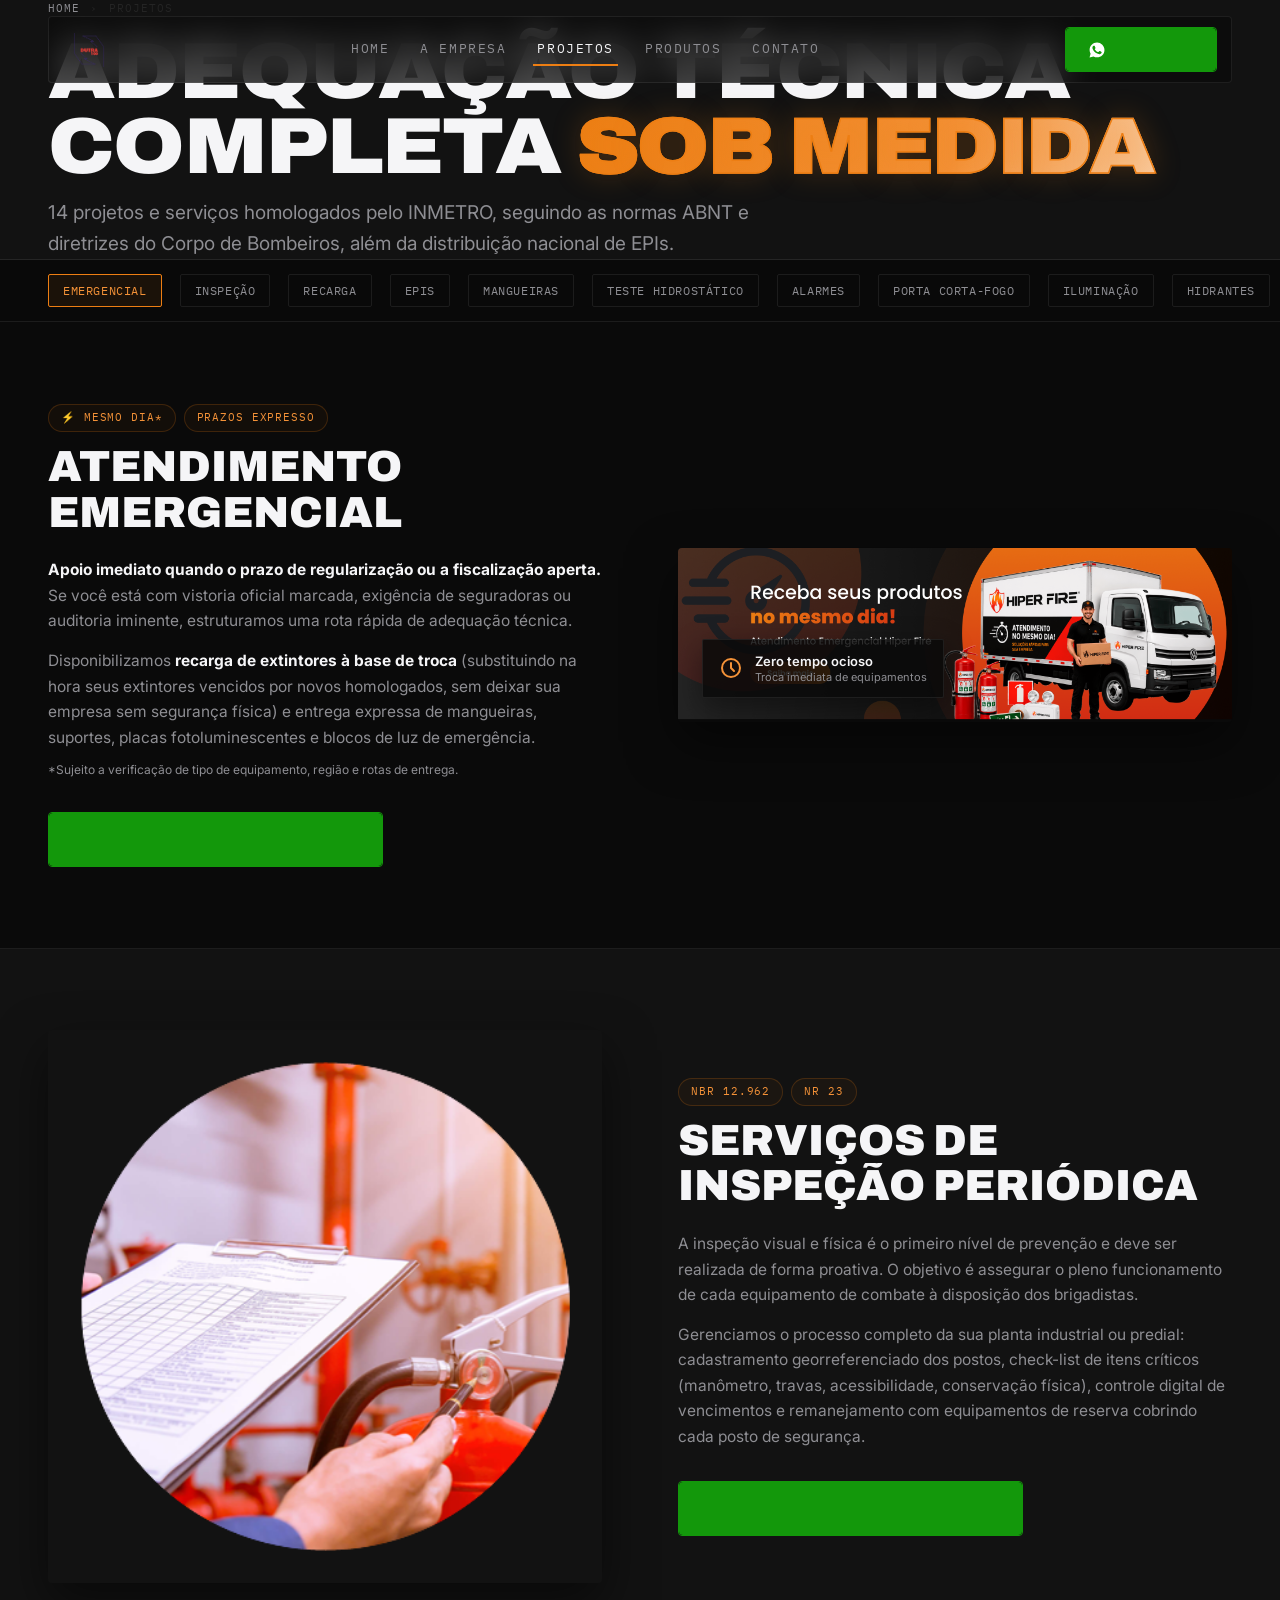
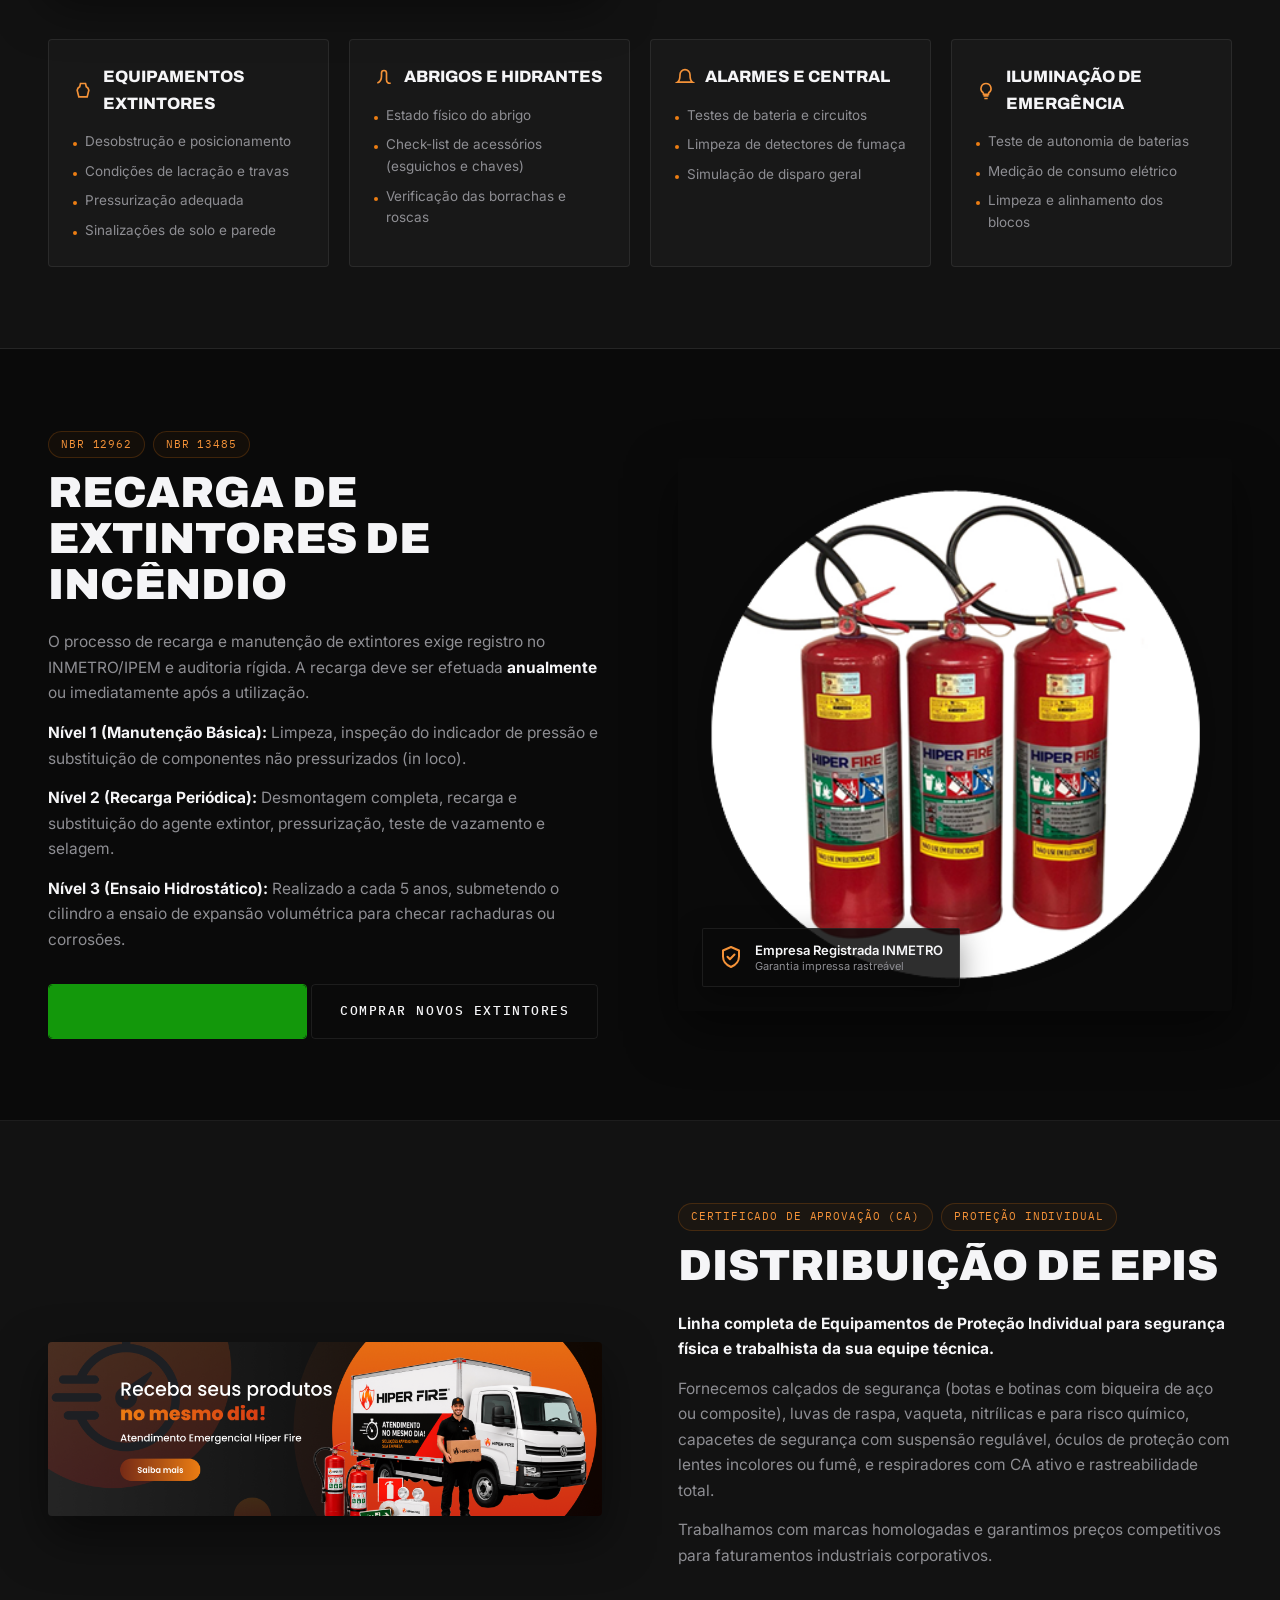
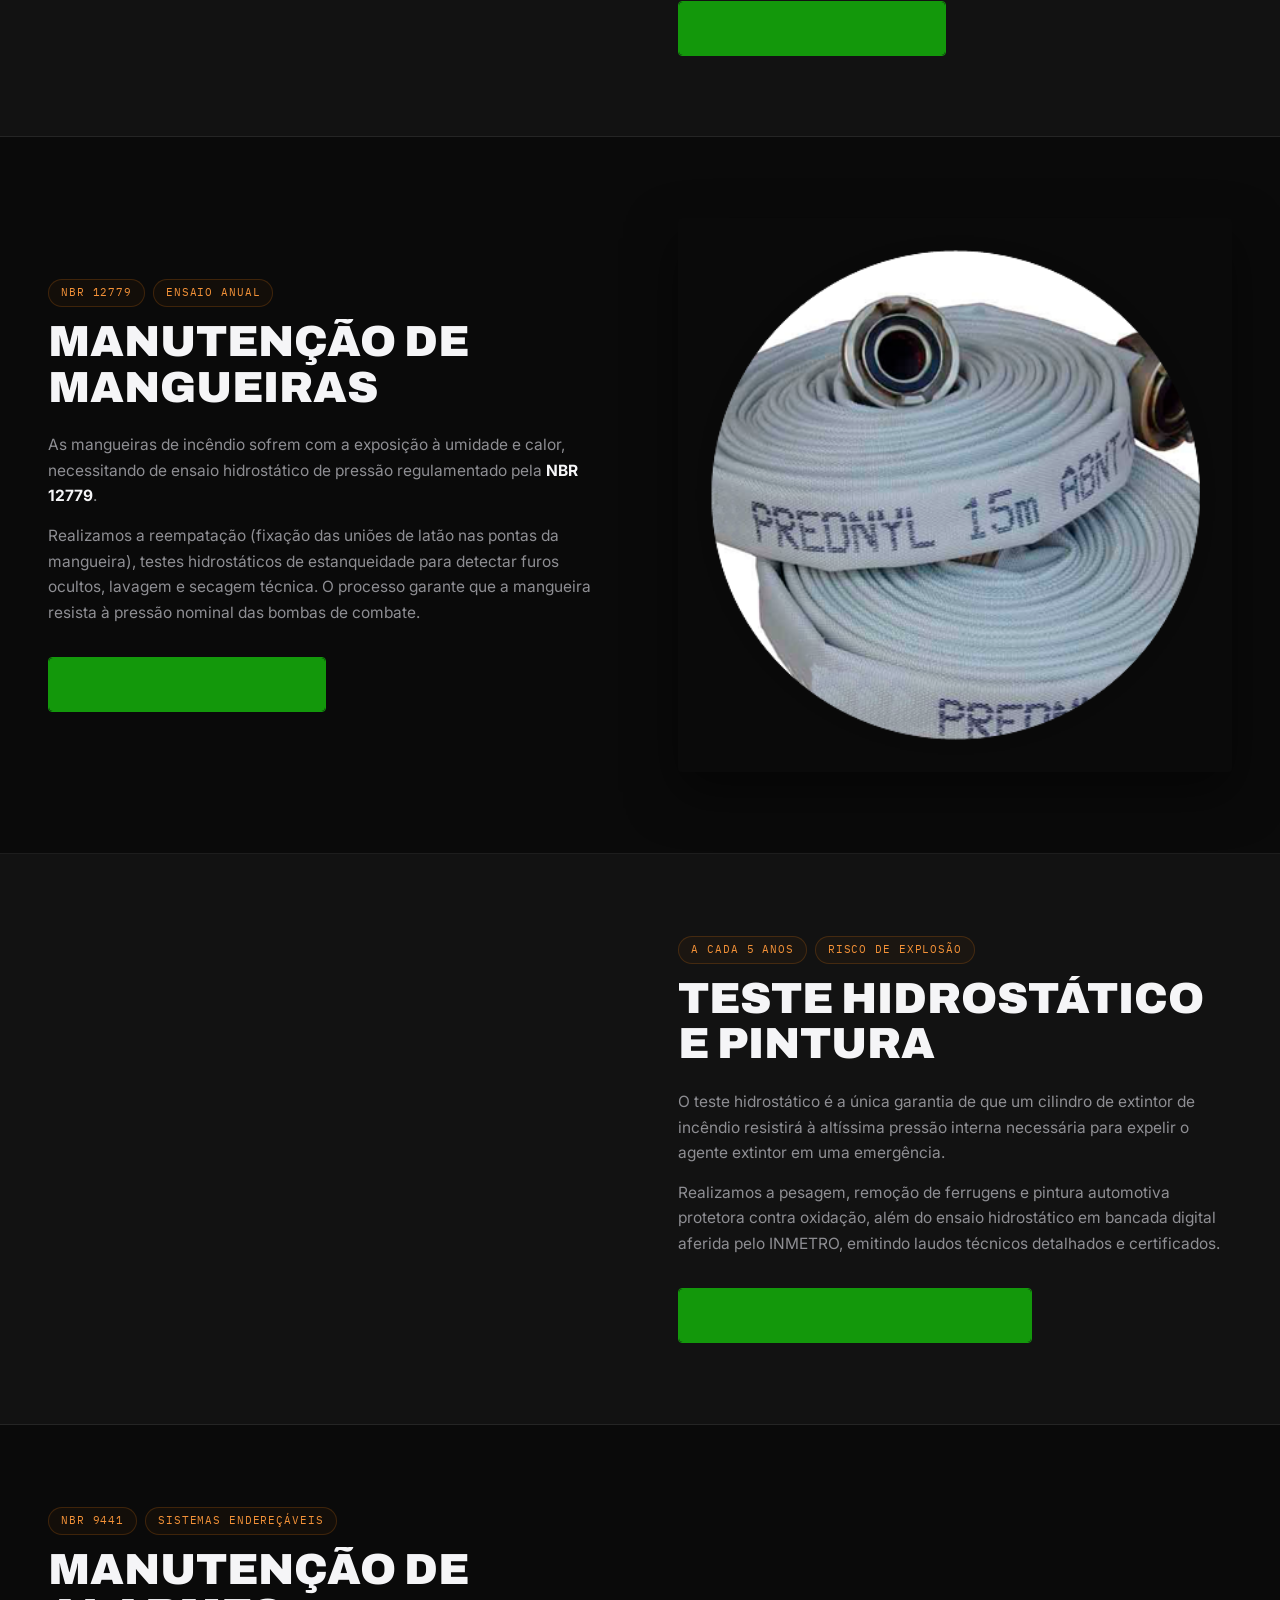
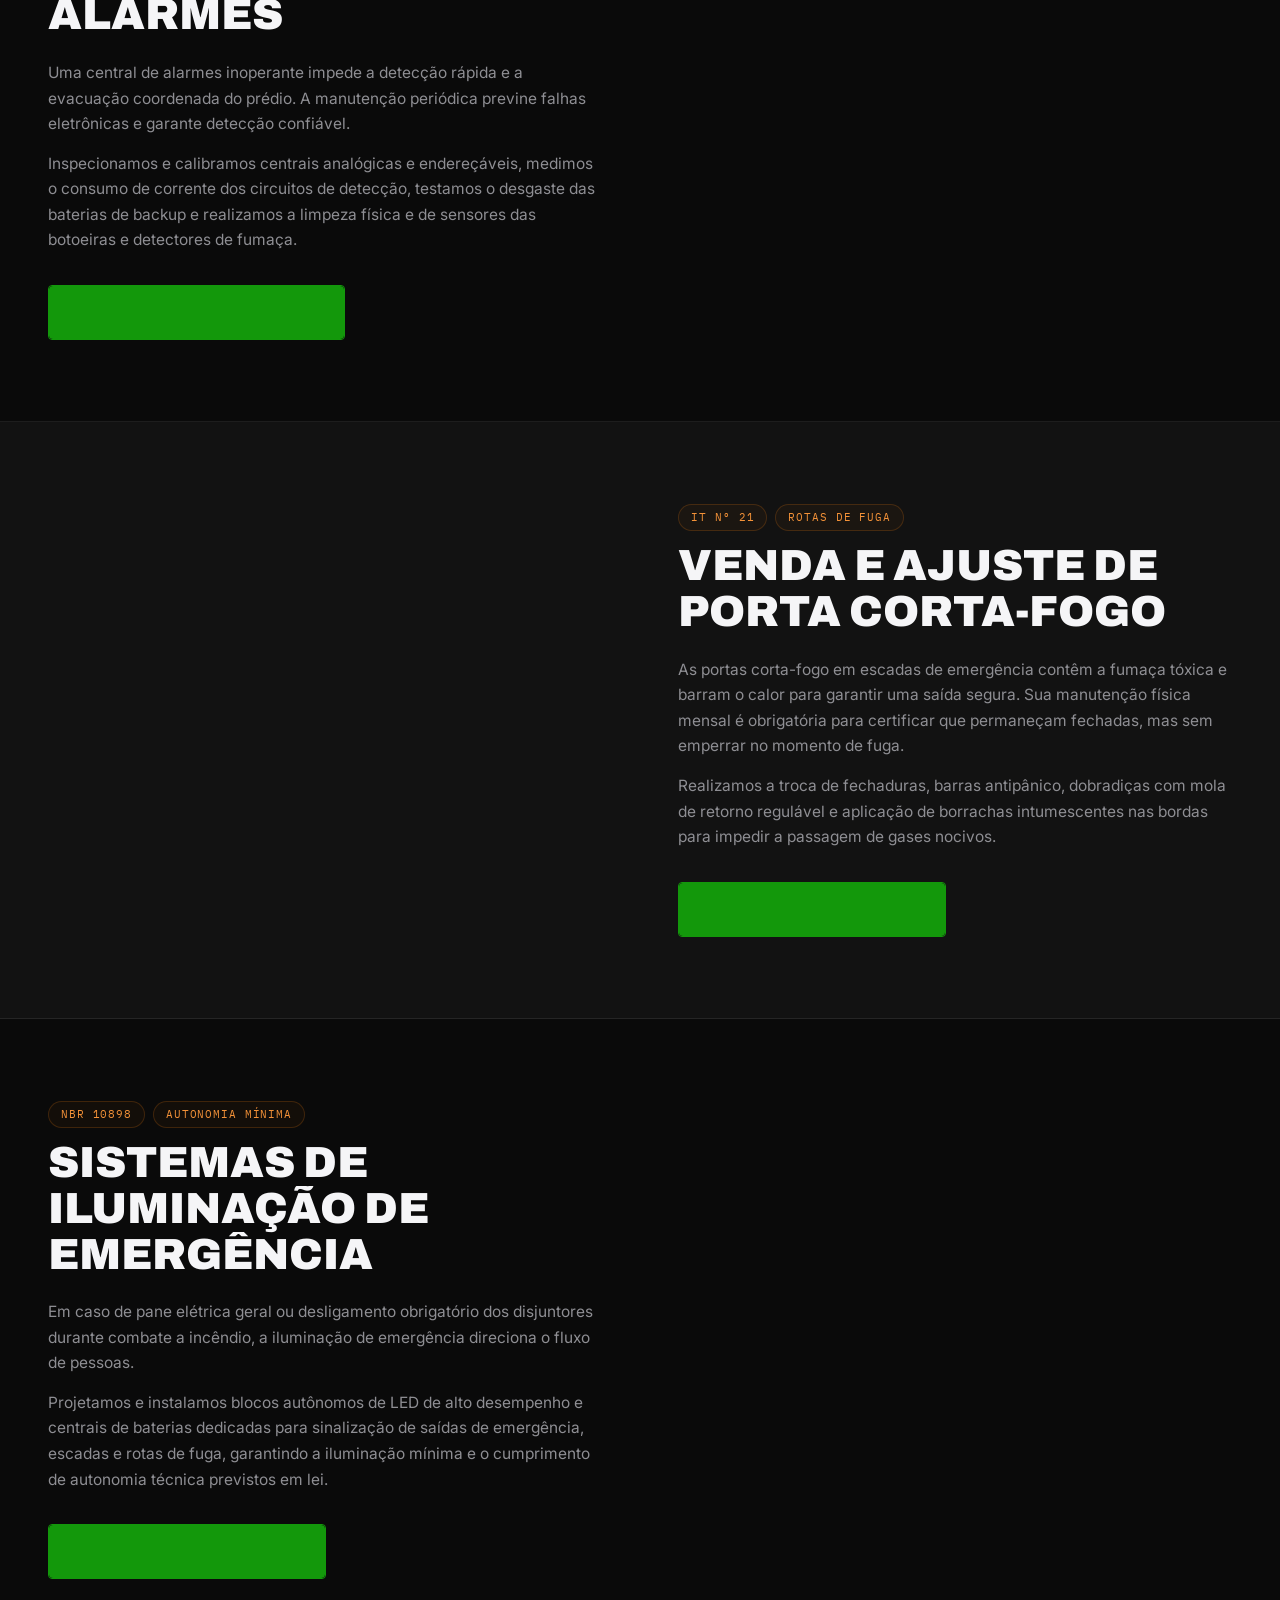
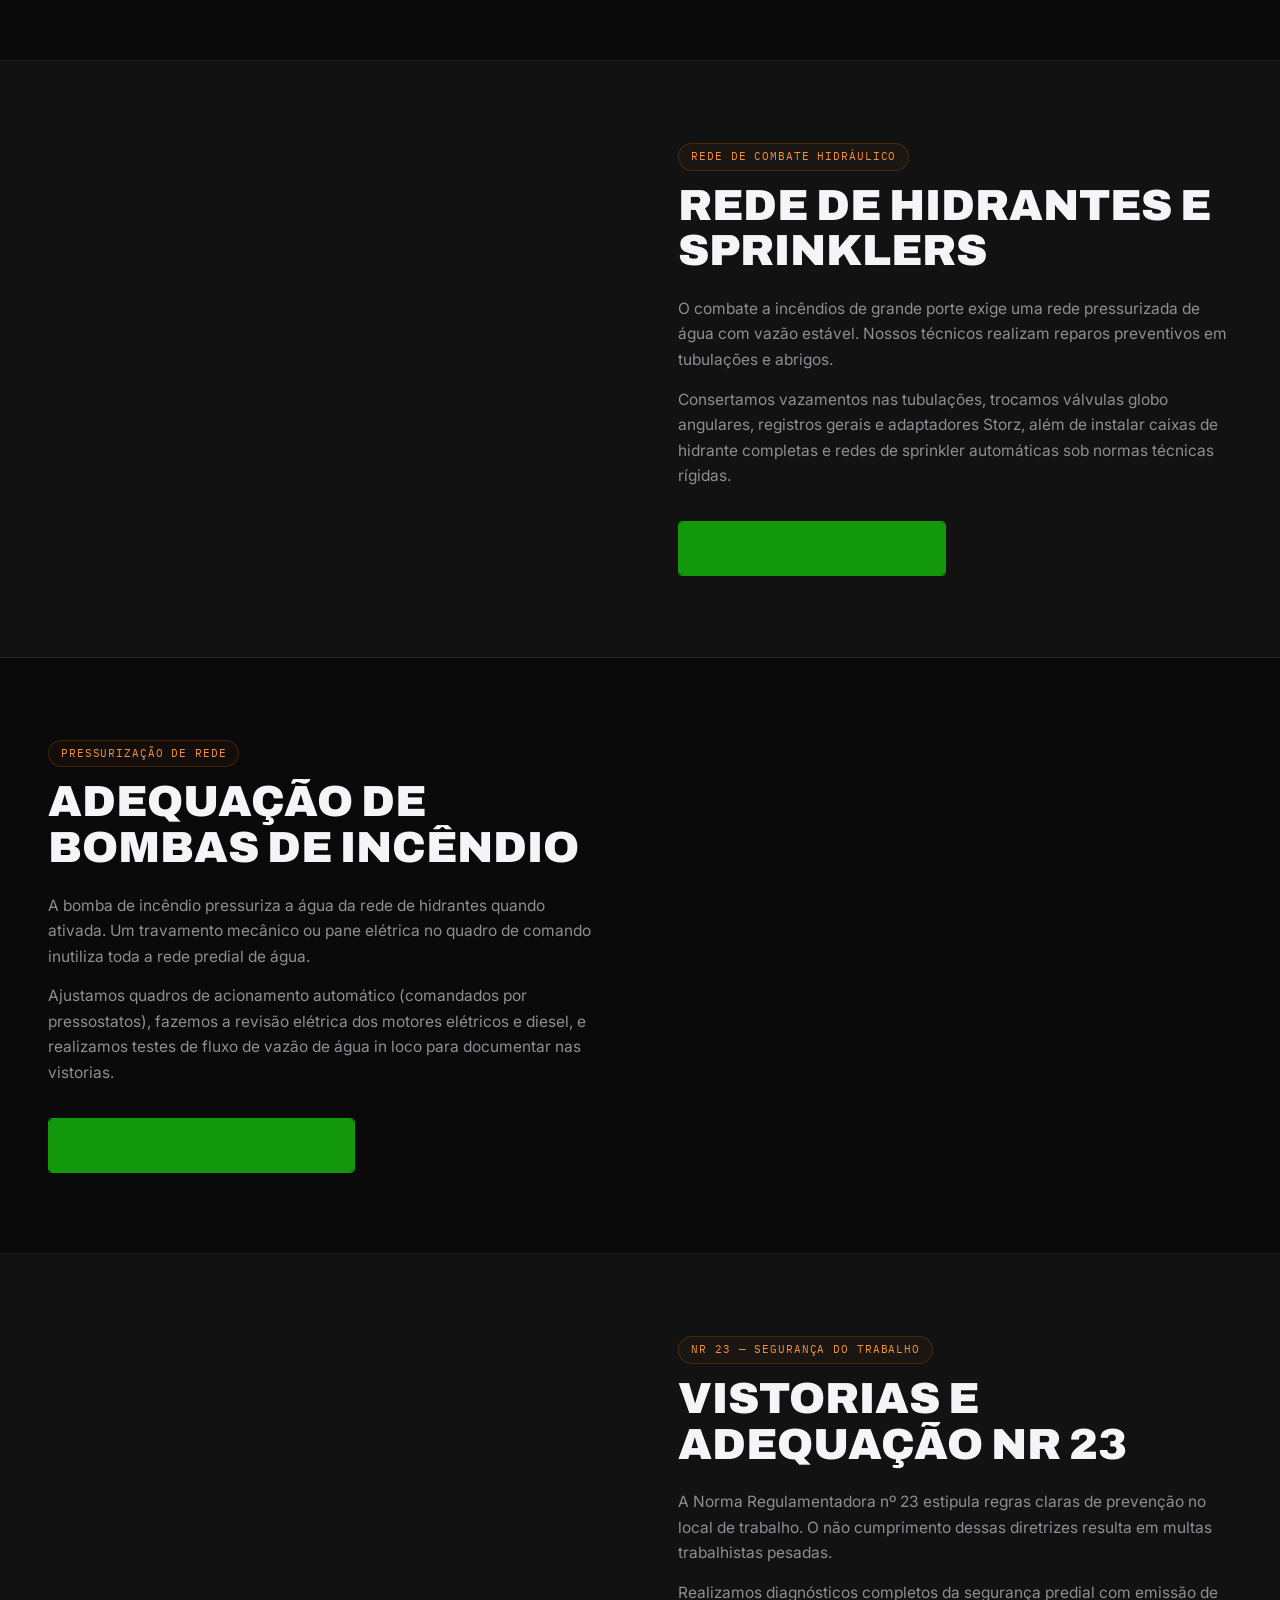
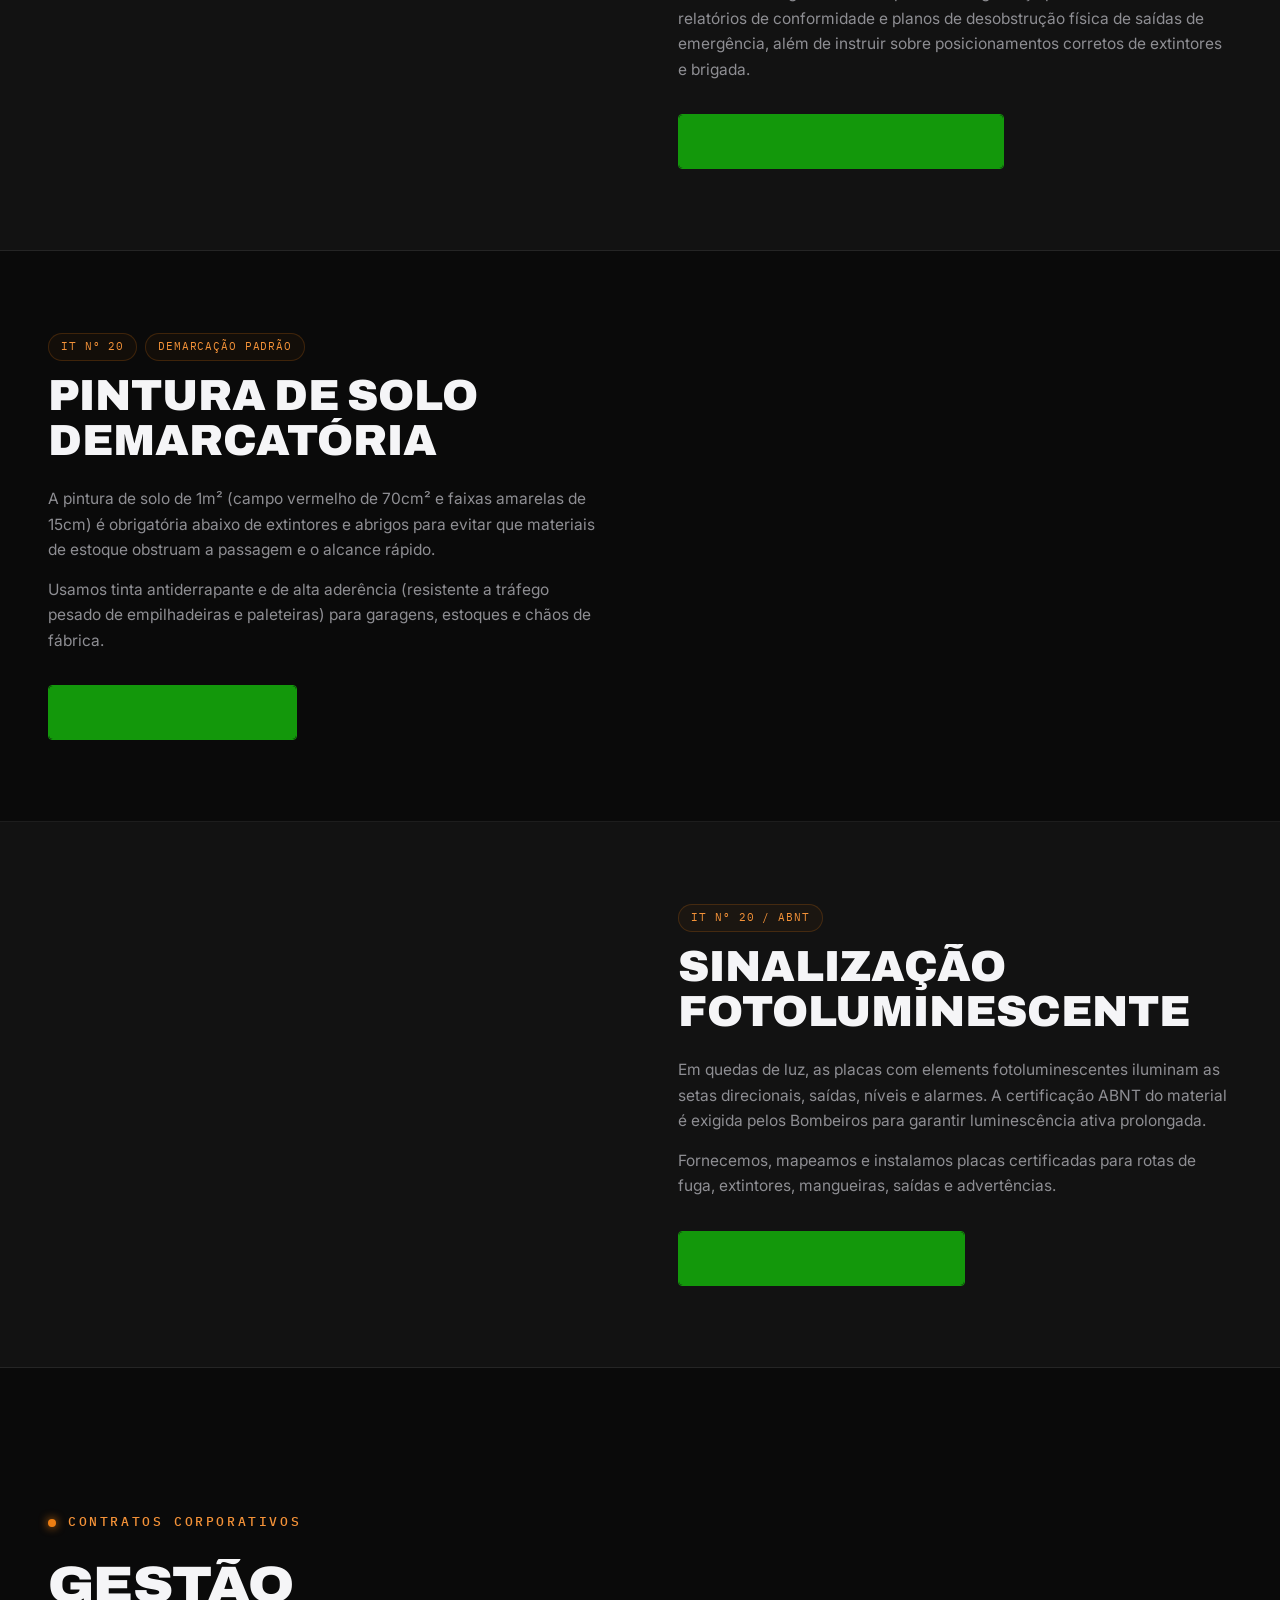
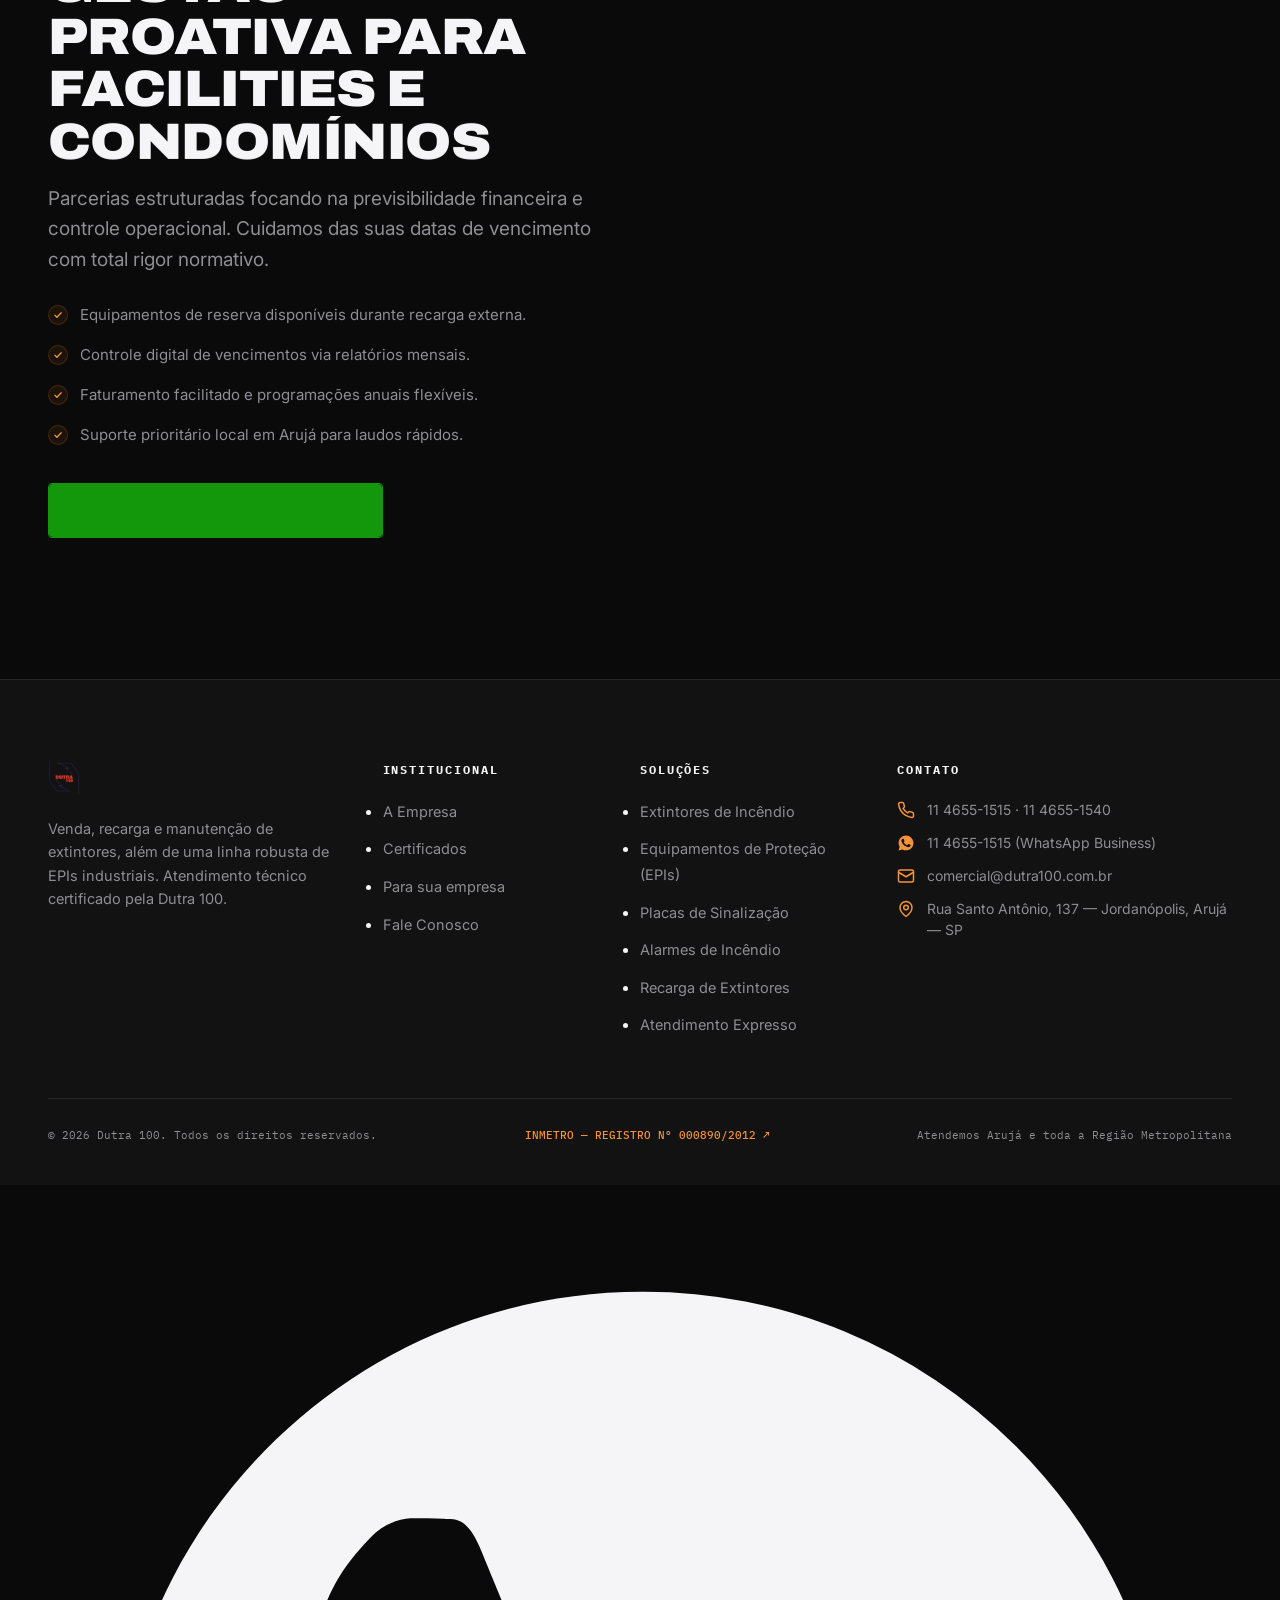
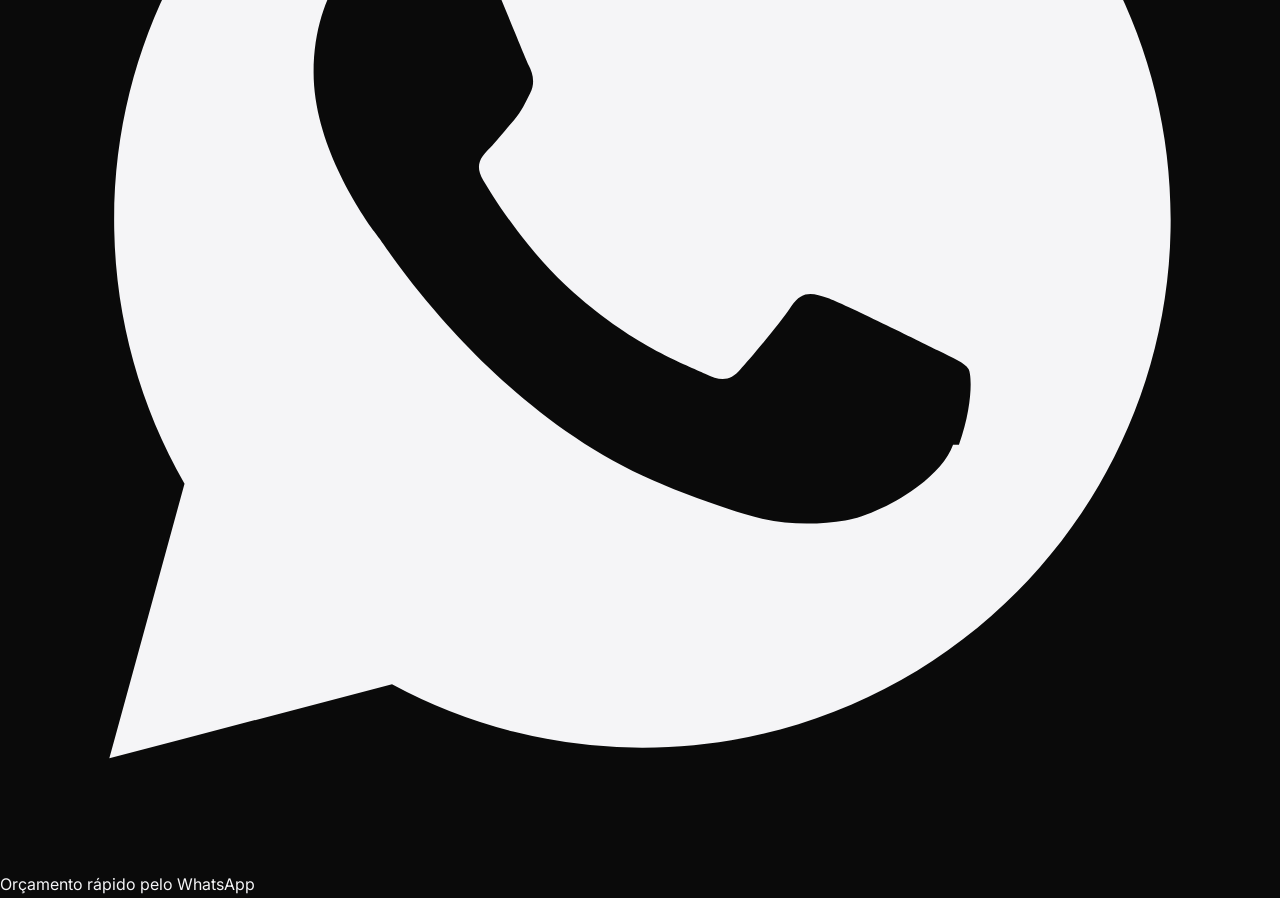
<file: projetos.html>
<!doctype html>
<html lang="pt-BR">
<head>
  <meta charset="UTF-8" />
  <meta name="viewport" content="width=device-width, initial-scale=1.0" />
  <title>Projetos — Inspeção, Recarga, EPIs e Manutenção | Dutra 100</title>
  <meta name="description" content="14 serviços homologados: inspeção de extintores, recarga anual, distribuição de EPIs com CA, teste hidrostático de mangueiras, alarmes e adequação de AVCB." />
  <link rel="icon" type="image/png" href="./images/logo-flame.png" />
  <link rel="preconnect" href="https://fonts.googleapis.com" />
  <link rel="preconnect" href="https://fonts.gstatic.com" crossorigin />
  <link href="https://fonts.googleapis.com/css2?family=Archivo:wght@500;600;700;800;900&family=Inter:wght@400;500;600;700&family=IBM+Plex+Mono:wght@400;500&display=swap" rel="stylesheet" />
  <script type="module" crossorigin src="./assets/main-C2HIDXuw.js"></script>
  <link rel="stylesheet" crossorigin href="./assets/main-xr2OLFnP.css">
</head>
<body data-page="projetos">

  <div id="scrollProgress" aria-hidden="true"></div>
  
  <!-- ======= NAV ======= -->
  <header id="nav">
    <div class="nav-inner">
      <a class="nav-logo" href="./index.html" aria-label="Dutra 100 — página inicial">
        <img src="./images/logo.png" alt="Dutra 100" />
      </a>
      <nav class="nav-links" aria-label="Navegação principal">
        <a href="./index.html" data-navlink="home">Home</a>
        <a href="./empresa.html" data-navlink="empresa">A Empresa</a>
        <a href="./projetos.html" data-navlink="projetos">Projetos</a>
        <a href="./produtos.html" data-navlink="produtos">Produtos</a>
        <a href="./contato.html" data-navlink="contato">Contato</a>
      </nav>
      <div class="nav-cta">
        <a class="btn btn--wa btn--sm" data-wa href="#">
          <svg viewBox="0 0 24 24" fill="currentColor" aria-hidden="true"><path d="M12.04 2c-5.46 0-9.9 4.44-9.9 9.9 0 1.75.46 3.45 1.32 4.95L2.05 22l5.3-1.39a9.87 9.87 0 0 0 4.69 1.19h.01c5.46 0 9.9-4.44 9.9-9.9 0-2.65-1.03-5.13-2.9-7A9.83 9.83 0 0 0 12.04 2Zm5.83 14.12c-.25.7-1.44 1.33-2.02 1.42-.52.08-1.17.11-1.89-.12-.44-.14-1-.32-1.71-.63-3.02-1.3-4.99-4.34-5.14-4.54-.15-.2-1.23-1.63-1.23-3.11 0-1.48.78-2.21 1.05-2.51.28-.3.6-.38.8-.38.2 0 .4 0 .58.01.18.01.43-.07.68.52.25.6.85 2.07.92 2.22.08.15.13.33.03.53-.1.2-.15.32-.3.5-.15.17-.32.39-.45.52-.15.15-.31.31-.13.61.18.3.79 1.3 1.7 2.11 1.17 1.04 2.15 1.36 2.46 1.52.3.15.48.13.66-.08.18-.2.76-.88.96-1.19.2-.3.4-.25.68-.15.28.1 1.76.83 2.06.98.3.15.5.23.58.35.07.13.07.73-.18 1.42Z"/></svg>
          Orçamento
        </a>
        <button id="navBurger" aria-label="Abrir menu" aria-expanded="false">
          <span></span><span></span><span></span>
        </button>
      </div>
    </div>
  </header>

  <!-- Mobile Menu -->
  <div id="mobileMenu" aria-hidden="true">
    <nav class="mobile-menu-list" aria-label="Menu mobile">
      <a href="./index.html" data-navlink="home">Home</a>
      <a href="./empresa.html" data-navlink="empresa">A Empresa</a>
      <a href="./projetos.html" data-navlink="projetos">Projetos</a>
      <a href="./produtos.html" data-navlink="produtos">Produtos</a>
      <a href="./contato.html" data-navlink="contato">Contato</a>
    </nav>
    <div class="mobile-menu-contact">
      <span>11 4655-1515 · 11 4655-1540</span>
      <span>comercial@dutra100.com.br</span>
    </div>
  </div>

  <main>
    <!-- ======= BREADCRUMBS HERO ======= -->
    <section class="page-hero">
      <div class="container">
        <div class="crumbs"><a href="./index.html">Home</a><span>›</span><span>Projetos</span></div>
        <h1 class="h-display">Adequação técnica completa <span class="text-fire">sob medida</span></h1>
        <p class="lead">14 projetos e serviços homologados pelo INMETRO, seguindo as normas ABNT e diretrizes do Corpo de Bombeiros, além da distribuição nacional de EPIs.</p>
      </div>
    </section>

    <!-- ======= SUBNAV DE PROJETOS ======= -->
    <nav class="svc-subnav" aria-label="Navegação de serviços">
      <div class="container inner">
        <a href="#emergencial">Emergencial</a>
        <a href="#inspecao">Inspeção</a>
        <a href="#recarga">Recarga</a>
        <a href="#epis">EPIs</a>
        <a href="#mangueiras">Mangueiras</a>
        <a href="#teste-hidrostatico">Teste Hidrostático</a>
        <a href="#alarmes">Alarmes</a>
        <a href="#porta-corta-fogo">Porta Corta-Fogo</a>
        <a href="#iluminacao">Iluminação</a>
        <a href="#hidrantes">Hidrantes</a>
        <a href="#bombas">Bombas</a>
        <a href="#nr23">NR 23</a>
        <a href="#pintura-solo">Pintura de Solo</a>
        <a href="#sinalizacao">Sinalização</a>
        <a href="#facilities">Facilities</a>
      </div>
    </nav>

    <!-- ======= EMERGENCIAL ======= -->
    <section class="svc-detail" id="emergencial">
      <div class="container split">
        <div>
          <span class="norm-tag">⚡ Mesmo Dia*</span><span class="norm-tag">Prazos Expresso</span>
          <h2 data-split>Atendimento Emergencial</h2>
          <div class="body-text">
            <p><strong>Apoio imediato quando o prazo de regularização ou a fiscalização aperta.</strong> Se você está com vistoria oficial marcada, exigência de seguradoras ou auditoria iminente, estruturamos uma rota rápida de adequação técnica.</p>
            <p>Disponibilizamos <strong>recarga de extintores à base de troca</strong> (substituindo na hora seus extintores vencidos por novos homologados, sem deixar sua empresa sem segurança física) e entrega expressa de mangueiras, suportes, placas fotoluminescentes e blocos de luz de emergência.</p>
            <p style="font-size:12px;color:var(--muted);margin-top:10px;">*Sujeito a verificação de tipo de equipamento, região e rotas de entrega.</p>
          </div>
          <div class="ctas">
            <a class="btn btn--wa" data-wa="Olá! Preciso de ATENDIMENTO EMERGENCIAL para regularização de extintores e segurança contra incêndio." href="#">Solicitar socorro emergencial</a>
          </div>
        </div>
        
        <div class="split-media" data-reveal>
          <img src="./images/atendimento-emergencial-hiper-fire.png" alt="Equipe de atendimento emergencial Dutra 100" data-parallax="-5" loading="lazy" />
          <div class="float-chip">
            <span class="ic">
              <svg viewBox="0 0 24 24" fill="none" stroke="currentColor" stroke-width="2" stroke-linecap="round" stroke-linejoin="round"><circle cx="12" cy="12" r="9"/><path d="M12 7v5l3 3"/></svg>
            </span>
            <div><strong>Zero tempo ocioso</strong>Troca imediata de equipamentos</div>
          </div>
        </div>
      </div>
    </section>

    <!-- ======= INSPEÇÃO ======= -->
    <section class="svc-detail" id="inspecao">
      <div class="container">
        <div class="split">
          <div class="split-media" data-reveal>
            <img src="./images/servicos-de-inspecao-2.png" alt="Técnico realizando testes de campo na edificação" data-parallax="-5" loading="lazy" />
          </div>
          <div>
            <span class="norm-tag">NBR 12.962</span><span class="norm-tag">NR 23</span>
            <h2 data-split>Serviços de Inspeção Periódica</h2>
            <div class="body-text">
              <p>A inspeção visual e física é o primeiro nível de prevenção e deve ser realizada de forma proativa. O objetivo é assegurar o pleno funcionamento de cada equipamento de combate à disposição dos brigadistas.</p>
              <p>Gerenciamos o processo completo da sua planta industrial ou predial: cadastramento georreferenciado dos postos, check-list de itens críticos (manômetro, travas, acessibilidade, conservação física), controle digital de vencimentos e remanejamento com equipamentos de reserva cobrindo cada posto de segurança.</p>
            </div>
            <div class="ctas">
              <a class="btn btn--wa" data-wa="Olá! Gostaria de um orçamento para inspeção de segurança in company dos equipamentos." href="#">Solicitar proposta de inspeção</a>
            </div>
          </div>
        </div>

        <div class="insp-grid" data-reveal-group>
          <div class="insp-card" data-reveal>
            <h4><span class="ic"><svg viewBox="0 0 24 24" fill="none" stroke="currentColor" stroke-width="2"><path d="M9 3h6l1 4c1.5.8 2.6 2 3 4l-2 8H7L5 11c.4-2 1.5-3.2 3-4Z"/></svg></span>Equipamentos Extintores</h4>
            <ul><li>Desobstrução e posicionamento</li><li>Condições de lacração e travas</li><li>Pressurização adequada</li><li>Sinalizações de solo e parede</li></ul>
          </div>
          <div class="insp-card" data-reveal>
            <h4><span class="ic"><svg viewBox="0 0 24 24" fill="none" stroke="currentColor" stroke-width="2"><path d="M4 18c3-1 5-4 5-8V6a3 3 0 0 1 6 0v8c0 3 2 5 5 4"/></svg></span>Abrigos e Hidrantes</h4>
            <ul><li>Estado físico do abrigo</li><li>Check-list de acessórios (esguichos e chaves)</li><li>Verificação das borrachas e roscas</li></ul>
          </div>
          <div class="insp-card" data-reveal>
            <h4><span class="ic"><svg viewBox="0 0 24 24" fill="none" stroke="currentColor" stroke-width="2"><path d="M6 8a6 6 0 0 1 12 0c0 7 3 9 3 9H3s3-2 3-9"/></svg></span>Alarmes e Central</h4>
            <ul><li>Testes de bateria e circuitos</li><li>Limpeza de detectores de fumaça</li><li>Simulação de disparo geral</li></ul>
          </div>
          <div class="insp-card" data-reveal>
            <h4><span class="ic"><svg viewBox="0 0 24 24" fill="none" stroke="currentColor" stroke-width="2"><path d="M9 18h6M10 21h4M12 3a6 6 0 0 1 3.6 10.8c-.6.5-.6 1.2-.6 2.2h-6c0-1-.1-1.7-.6-2.2A6 6 0 0 1 12 3Z"/></svg></span>Iluminação de Emergência</h4>
            <ul><li>Teste de autonomia de baterias</li><li>Medição de consumo elétrico</li><li>Limpeza e alinhamento dos blocos</li></ul>
          </div>
        </div>
      </div>
    </section>

    <!-- ======= RECARGA ======= -->
    <section class="svc-detail" id="recarga">
      <div class="container split">
        <div>
          <span class="norm-tag">NBR 12962</span><span class="norm-tag">NBR 13485</span>
          <h2 data-split>Recarga de Extintores de Incêndio</h2>
          <div class="body-text">
            <p>O processo de recarga e manutenção de extintores exige registro no INMETRO/IPEM e auditoria rígida. A recarga deve ser efetuada <strong>anualmente</strong> ou imediatamente após a utilização.</p>
            <p><strong>Nível 1 (Manutenção Básica):</strong> Limpeza, inspeção do indicador de pressão e substituição de componentes não pressurizados (in loco).</p>
            <p><strong>Nível 2 (Recarga Periódica):</strong> Desmontagem completa, recarga e substituição do agente extintor, pressurização, teste de vazamento e selagem.</p>
            <p><strong>Nível 3 (Ensaio Hidrostático):</strong> Realizado a cada 5 anos, submetendo o cilindro a ensaio de expansão volumétrica para checar rachaduras ou corrosões.</p>
          </div>
          <div class="ctas">
            <a class="btn btn--wa" data-wa="Olá! Gostaria de um orçamento para recarga de extintores corporativos." href="#">Cotar Recarga Técnica</a>
            <a class="btn btn--ghost" href="./produtos.html#extintores">Comprar Novos Extintores</a>
          </div>
        </div>
        
        <div class="split-media" data-reveal>
          <img src="./images/recarga-de-extintores.png" alt="Técnicos realizando recarga de extintor de incêndio na Dutra 100" data-parallax="-5" loading="lazy" />
          <div class="float-chip">
            <span class="ic">
              <svg viewBox="0 0 24 24" fill="none" stroke="currentColor" stroke-width="2" stroke-linecap="round" stroke-linejoin="round"><path d="M12 2 20 5.5v6c0 5-3.5 8.6-8 10.5-4.5-1.9-8-5.5-8-10.5v-6Z"/><path d="m8.5 11.8 2.4 2.4 4.6-4.7"/></svg>
            </span>
            <div><strong>Empresa Registrada INMETRO</strong>Garantia impressa rastreável</div>
          </div>
        </div>
      </div>
    </section>

    <!-- ======= DISTRIBUIÇÃO DE EPIs ======= -->
    <section class="svc-detail" id="epis">
      <div class="container split">
        <div class="split-media" data-reveal>
          <img src="./images/atendimento-emergencial-hiper-fire.png" alt="Distribuição de EPIs pela Dutra 100" data-parallax="-5" loading="lazy" />
        </div>
        
        <div>
          <span class="norm-tag">Certificado de Aprovação (CA)</span><span class="norm-tag">Proteção Individual</span>
          <h2 data-split>Distribuição de EPIs</h2>
          <div class="body-text">
            <p><strong>Linha completa de Equipamentos de Proteção Individual para segurança física e trabalhista da sua equipe técnica.</strong></p>
            <p>Fornecemos calçados de segurança (botas e botinas com biqueira de aço ou composite), luvas de raspa, vaqueta, nitrílicas e para risco químico, capacetes de segurança com suspensão regulável, óculos de proteção com lentes incolores ou fumê, e respiradores com CA ativo e rastreabilidade total.</p>
            <p>Trabalhamos com marcas homologadas e garantimos preços competitivos para faturamentos industriais corporativos.</p>
          </div>
          <div class="ctas">
            <a class="btn btn--wa" data-wa="Olá! Gostaria de cotar Equipamentos de Proteção Individual (EPIs) com a Dutra 100." href="#">Cotar EPIs Industriais</a>
          </div>
        </div>
      </div>
    </section>

    <!-- ======= MANGUEIRAS ======= -->
    <section class="svc-detail" id="mangueiras">
      <div class="container split">
        <div>
          <span class="norm-tag">NBR 12779</span><span class="norm-tag">Ensaio Anual</span>
          <h2 data-split>Manutenção de Mangueiras</h2>
          <div class="body-text">
            <p>As mangueiras de incêndio sofrem com a exposição à umidade e calor, necessitando de ensaio hidrostático de pressão regulamentado pela <strong>NBR 12779</strong>.</p>
            <p>Realizamos a reempatação (fixação das uniões de latão nas pontas da mangueira), testes hidrostáticos de estanqueidade para detectar furos ocultos, lavagem e secagem técnica. O processo garante que a mangueira resista à pressão nominal das bombas de combate.</p>
          </div>
          <div class="ctas">
            <a class="btn btn--wa" data-wa="Olá! Gostaria de uma cotação para teste hidrostático anual de mangueiras de incêndio." href="#">Orçamento de Mangueiras</a>
          </div>
        </div>
        
        <div class="split-media" data-reveal>
          <img src="./images/inspecao-e-manutencao-de-mangueiras.png" alt="Manutenção e teste de mangueiras de incêndio em SP" data-parallax="-5" loading="lazy" />
        </div>
      </div>
    </section>

    <!-- ======= TESTE HIDROSTÁTICO ======= -->
    <section class="svc-detail" id="teste-hidrostatico">
      <div class="container split">
        <div class="split-media" data-reveal>
          <img src="./images/teste-hidrostatico-e-pintura-de-extintores.png" alt="Ensaio hidrostático de cilindros de extintores" data-parallax="-5" loading="lazy" />
        </div>
        
        <div>
          <span class="norm-tag">A cada 5 anos</span><span class="norm-tag">Risco de Explosão</span>
          <h2 data-split>Teste Hidrostático e Pintura</h2>
          <div class="body-text">
            <p>O teste hidrostático é a única garantia de que um cilindro de extintor de incêndio resistirá à altíssima pressão interna necessária para expelir o agente extintor em uma emergência.</p>
            <p>Realizamos a pesagem, remoção de ferrugens e pintura automotiva protetora contra oxidação, além do ensaio hidrostático em bancada digital aferida pelo INMETRO, emitindo laudos técnicos detalhados e certificados.</p>
          </div>
          <div class="ctas">
            <a class="btn btn--wa" data-wa="Olá! Preciso de um orçamento para ensaios de teste hidrostático dos cilindros de extintores." href="#">Orçamento de Teste Hidrostático</a>
          </div>
        </div>
      </div>
    </section>

    <!-- ======= ALARMES ======= -->
    <section class="svc-detail" id="alarmes">
      <div class="container split">
        <div>
          <span class="norm-tag">NBR 9441</span><span class="norm-tag">Sistemas Endereçáveis</span>
          <h2 data-split>Manutenção de Alarmes</h2>
          <div class="body-text">
            <p>Uma central de alarmes inoperante impede a detecção rápida e a evacuação coordenada do prédio. A manutenção periódica previne falhas eletrônicas e garante detecção confiável.</p>
            <p>Inspecionamos e calibramos centrais analógicas e endereçáveis, medimos o consumo de corrente dos circuitos de detecção, testamos o desgaste das baterias de backup e realizamos a limpeza física e de sensores das botoeiras e detectores de fumaça.</p>
          </div>
          <div class="ctas">
            <a class="btn btn--wa" data-wa="Olá! Gostaria de um orçamento para instalação ou manutenção técnica de sistemas de alarme." href="#">Pedir Proposta de Alarmes</a>
          </div>
        </div>
        
        <div class="split-media" data-reveal>
          <img src="./images/manutencao-de-alarmes-de-incendio.png" alt="Manutenção e ensaio de sistema de alarmes e botoeiras" data-parallax="-5" loading="lazy" />
        </div>
      </div>
    </section>

    <!-- ======= PORTA CORTA-FOGO ======= -->
    <section class="svc-detail" id="porta-corta-fogo">
      <div class="container split">
        <div class="split-media" data-reveal>
          <img src="./images/manutencao-de-porta-corta-fogo.png" alt="Ajuste de fechaduras e molas de porta corta-fogo" data-parallax="-5" loading="lazy" />
        </div>
        
        <div>
          <span class="norm-tag">IT nº 21</span><span class="norm-tag">Rotas de Fuga</span>
          <h2 data-split>Venda e Ajuste de Porta Corta-Fogo</h2>
          <div class="body-text">
            <p>As portas corta-fogo em escadas de emergência contêm a fumaça tóxica e barram o calor para garantir uma saída segura. Sua manutenção física mensal é obrigatória para certificar que permaneçam fechadas, mas sem emperrar no momento de fuga.</p>
            <p>Realizamos a troca de fechaduras, barras antipânico, dobradiças com mola de retorno regulável e aplicação de borrachas intumescentes nas bordas para impedir a passagem de gases nocivos.</p>
          </div>
          <div class="ctas">
            <a class="btn btn--wa" data-wa="Olá! Gostaria de um orçamento para regulagem, manutenção ou troca de portas corta-fogo." href="#">Cotar Porta Corta-Fogo</a>
          </div>
        </div>
      </div>
    </section>

    <!-- ======= ILUMINAÇÃO ======= -->
    <section class="svc-detail" id="iluminacao">
      <div class="container split">
        <div>
          <span class="norm-tag">NBR 10898</span><span class="norm-tag">Autonomia Mínima</span>
          <h2 data-split>Sistemas de Iluminação de Emergência</h2>
          <div class="body-text">
            <p>Em caso de pane elétrica geral ou desligamento obrigatório dos disjuntores durante combate a incêndio, a iluminação de emergência direciona o fluxo de pessoas.</p>
            <p>Projetamos e instalamos blocos autônomos de LED de alto desempenho e centrais de baterias dedicadas para sinalização de saídas de emergência, escadas e rotas de fuga, garantindo a iluminação mínima e o cumprimento de autonomia técnica previstos em lei.</p>
          </div>
          <div class="ctas">
            <a class="btn btn--wa" data-wa="Olá! Preciso de um orçamento para adequação ou instalação de blocos de iluminação de emergência." href="#">Orçamento de Iluminação</a>
          </div>
        </div>
        
        <div class="split-media" data-reveal>
          <img src="./images/iluminacao-de-emergencia.png" alt="Instalação de blocos autônomos de emergência" data-parallax="-5" loading="lazy" />
        </div>
      </div>
    </section>

    <!-- ======= HIDRANTES ======= -->
    <section class="svc-detail" id="hidrantes">
      <div class="container split">
        <div class="split-media" data-reveal>
          <img src="./images/manutencao-rede-de-hidrante.png" alt="Válvulas e abrigos de hidrante prediais" data-parallax="-5" loading="lazy" />
        </div>
        
        <div>
          <span class="norm-tag">Rede de Combate Hidráulico</span>
          <h2 data-split>Rede de Hidrantes e Sprinklers</h2>
          <div class="body-text">
            <p>O combate a incêndios de grande porte exige uma rede pressurizada de água com vazão estável. Nossos técnicos realizam reparos preventivos em tubulações e abrigos.</p>
            <p>Consertamos vazamentos nas tubulações, trocamos válvulas globo angulares, registros gerais e adaptadores Storz, além de instalar caixas de hidrante completas e redes de sprinkler automáticas sob normas técnicas rígidas.</p>
          </div>
          <div class="ctas">
            <a class="btn btn--wa" data-wa="Olá! Gostaria de um orçamento para adequação hidráulica e manutenção da rede de hidrantes." href="#">Orçamento de Hidrantes</a>
          </div>
        </div>
      </div>
    </section>

    <!-- ======= BOMBAS ======= -->
    <section class="svc-detail" id="bombas">
      <div class="container split">
        <div>
          <span class="norm-tag">Pressurização de Rede</span>
          <h2 data-split>Adequação de Bombas de Incêndio</h2>
          <div class="body-text">
            <p>A bomba de incêndio pressuriza a água da rede de hidrantes quando ativada. Um travamento mecânico ou pane elétrica no quadro de comando inutiliza toda a rede predial de água.</p>
            <p>Ajustamos quadros de acionamento automático (comandados por pressostatos), fazemos a revisão elétrica dos motores elétricos e diesel, e realizamos testes de fluxo de vazão de água in loco para documentar nas vistorias.</p>
          </div>
          <div class="ctas">
            <a class="btn btn--wa" data-wa="Olá! Gostaria de uma cotação para revisão mecânica/elétrica de bombas de incêndio." href="#">Cotar Manutenção de Bombas</a>
          </div>
        </div>
        
        <div class="split-media" data-reveal>
          <img src="./images/bombas-de-incendio.png" alt="Instalação de bombas centrífugas de pressurização de hidrante" data-parallax="-5" loading="lazy" />
        </div>
      </div>
    </section>

    <!-- ======= NR 23 ======= -->
    <section class="svc-detail" id="nr23">
      <div class="container split">
        <div class="split-media" data-reveal>
          <img src="./images/inspecao-tecnica-e-inspecao-eletronica-nr-23.png" alt="Inspeções e vistorias de segurança do trabalho NR 23" data-parallax="-5" loading="lazy" />
        </div>
        
        <div>
          <span class="norm-tag">NR 23 — Segurança do Trabalho</span>
          <h2 data-split>Vistorias e Adequação NR 23</h2>
          <div class="body-text">
            <p>A Norma Regulamentadora nº 23 estipula regras claras de prevenção no local de trabalho. O não cumprimento dessas diretrizes resulta em multas trabalhistas pesadas.</p>
            <p>Realizamos diagnósticos completos da segurança predial com emissão de relatórios de conformidade e planos de desobstrução física de saídas de emergência, além de instruir sobre posicionamentos corretos de extintores e brigada.</p>
          </div>
          <div class="ctas">
            <a class="btn btn--wa" data-wa="Olá! Gostaria de um orçamento para inspeção de conformidade com a NR 23." href="#">Orçamento de Adequação NR 23</a>
          </div>
        </div>
      </div>
    </section>

    <!-- ======= PINTURA DE SOLO ======= -->
    <section class="svc-detail" id="pintura-solo">
      <div class="container split">
        <div>
          <span class="norm-tag">IT nº 20</span><span class="norm-tag">Demarcação Padrão</span>
          <h2 data-split>Pintura de Solo Demarcatória</h2>
          <div class="body-text">
            <p>A pintura de solo de 1m² (campo vermelho de 70cm² e faixas amarelas de 15cm) é obrigatória abaixo de extintores e abrigos para evitar que materiais de estoque obstruam a passagem e o alcance rápido.</p>
            <p>Usamos tinta antiderrapante e de alta aderência (resistente a tráfego pesado de empilhadeiras e paleteiras) para garagens, estoques e chãos de fábrica.</p>
          </div>
          <div class="ctas">
            <a class="btn btn--wa" data-wa="Olá! Gostaria de cotar a pintura demarcatória de solo para os postos de extintor do meu prédio." href="#">Orçamento de Pintura</a>
          </div>
        </div>
        
        <div class="split-media" data-reveal>
          <img src="./images/pintura-de-solo-e-pintura-demarcatoria.png" alt="Pintura demarcatória vermelha e amarela para extintores" data-parallax="-5" loading="lazy" />
        </div>
      </div>
    </section>

    <!-- ======= SINALIZAÇÃO ======= -->
    <section class="svc-detail" id="sinalizacao">
      <div class="container split">
        <div class="split-media" data-reveal>
          <img src="./images/sinalizacao-fotoluminescente-em-geral.png" alt="Fornecimento de placas de rota de fuga certificadas" data-parallax="-5" loading="lazy" />
        </div>
        
        <div>
          <span class="norm-tag">IT nº 20 / ABNT</span>
          <h2 data-split>Sinalização Fotoluminescente</h2>
          <div class="body-text">
            <p>Em quedas de luz, as placas com elements fotoluminescentes iluminam as setas direcionais, saídas, níveis e alarmes. A certificação ABNT do material é exigida pelos Bombeiros para garantir luminescência ativa prolongada.</p>
            <p>Fornecemos, mapeamos e instalamos placas certificadas para rotas de fuga, extintores, mangueiras, saídas e advertências.</p>
          </div>
          <div class="ctas">
            <a class="btn btn--wa" data-wa="Olá! Gostaria de um orçamento para placas fotoluminescentes de rota de fuga." href="#">Orçamento de Sinalização</a>
          </div>
        </div>
      </div>
    </section>

    <!-- ======= FACILITIES ======= -->
    <section class="section section--ember" id="facilities">
      <div class="container split">
        <div>
          <span class="kicker">Contratos corporativos</span>
          <h2 class="h-section" data-split>Gestão proativa para facilities e condomínios</h2>
          <p class="lead" style="margin-top:16px">Parcerias estruturadas focando na previsibilidade financeira e controle operacional. Cuidamos das suas datas de vencimento com total rigor normativo.</p>
          
          <ul class="check-list">
            <li><span class="chk"><svg viewBox="0 0 24 24" fill="none" stroke="currentColor" stroke-width="3" stroke-linecap="round" stroke-linejoin="round"><path d="m4.5 12.5 5 5 10-11"/></svg></span>Equipamentos de reserva disponíveis durante recarga externa.</li>
            <li><span class="chk"><svg viewBox="0 0 24 24" fill="none" stroke="currentColor" stroke-width="3" stroke-linecap="round" stroke-linejoin="round"><path d="m4.5 12.5 5 5 10-11"/></svg></span>Controle digital de vencimentos via relatórios mensais.</li>
            <li><span class="chk"><svg viewBox="0 0 24 24" fill="none" stroke="currentColor" stroke-width="3" stroke-linecap="round" stroke-linejoin="round"><path d="m4.5 12.5 5 5 10-11"/></svg></span>Faturamento facilitado e programações anuais flexíveis.</li>
            <li><span class="chk"><svg viewBox="0 0 24 24" fill="none" stroke="currentColor" stroke-width="3" stroke-linecap="round" stroke-linejoin="round"><path d="m4.5 12.5 5 5 10-11"/></svg></span>Suporte prioritário local em Arujá para laudos rápidos.</li>
          </ul>
          
          <div class="hero-ctas">
            <a class="btn btn--wa" data-wa="Olá! Gostaria de uma apresentação para contratos de manutenção preventiva corporativa." href="#">Quero um Contrato Corporativo</a>
          </div>
        </div>
        
        <div class="split-media" data-reveal>
          <img src="./images/contrato-manutencao-para-empresas.png" alt="Auditorias de manutenção de extintores e mangueiras prediais" data-parallax="-6" loading="lazy" />
        </div>
      </div>
    </section>
  </main>

  <!-- ======= FOOTER ======= -->
  <footer>
    <div class="container">
      <div class="foot-grid">
        <div class="foot-brand">
          <a class="nav-logo" href="./index.html"><img src="./images/logo.png" alt="Dutra 100" /></a>
          <p style="margin-top:16px">Venda, recarga e manutenção de extintores, além de uma linha robusta de EPIs industriais. Atendimento técnico certificado pela Dutra 100.</p>
        </div>
        <div class="foot-col">
          <h5>Institucional</h5>
          <ul>
            <li><a href="./empresa.html">A Empresa</a></li>
            <li><a href="./empresa.html#certificados">Certificados</a></li>
            <li><a href="./projetos.html#facilities">Para sua empresa</a></li>
            <li><a href="./contato.html">Fale Conosco</a></li>
          </ul>
        </div>
        <div class="foot-col">
          <h5>Soluções</h5>
          <ul>
            <li><a href="./produtos.html#extintores">Extintores de Incêndio</a></li>
            <li><a href="./produtos.html#epis">Equipamentos de Proteção (EPIs)</a></li>
            <li><a href="./produtos.html#placas">Placas de Sinalização</a></li>
            <li><a href="./produtos.html#alarmes">Alarmes de Incêndio</a></li>
            <li><a href="./projetos.html#recarga">Recarga de Extintores</a></li>
            <li><a href="./projetos.html#emergencial">Atendimento Expresso</a></li>
          </ul>
        </div>
        <div class="foot-col">
          <h5>Contato</h5>
          <ul class="foot-contact">
            <li><svg viewBox="0 0 24 24" fill="none" stroke="currentColor" stroke-width="2" stroke-linecap="round" stroke-linejoin="round"><path d="M22 16.9v3a2 2 0 0 1-2.2 2 19.8 19.8 0 0 1-8.6-3A19.5 19.5 0 0 1 5.2 13 19.8 19.8 0 0 1 2.1 4.2 2 2 0 0 1 4.1 2h3a2 2 0 0 1 2 1.7c.1 1 .4 2 .7 2.9a2 2 0 0 1-.5 2.1L8.1 9.9a16 16 0 0 0 6 6l1.2-1.2a2 2 0 0 1 2.1-.5c.9.3 1.9.6 2.9.7a2 2 0 0 1 1.7 2Z"/></svg>11 4655-1515 · 11 4655-1540</li>
            <li><svg viewBox="0 0 24 24" fill="currentColor"><path d="M12.04 2c-5.46 0-9.9 4.44-9.9 9.9 0 1.75.46 3.45 1.32 4.95L2.05 22l5.3-1.39a9.87 9.87 0 0 0 4.69 1.19h.01c5.46 0 9.9-4.44 9.9-9.9 0-2.65-1.03-5.13-2.9-7A9.83 9.83 0 0 0 12.04 2Zm5.83 14.12c-.25.7-1.44 1.33-2.02 1.42-.52.08-1.17.11-1.89-.12-.44-.14-1-.32-1.71-.63-3.02-1.3-4.99-4.34-5.14-4.54-.15-.2-1.23-1.63-1.23-3.11 0-1.48.78-2.21 1.05-2.51.28-.3.6-.38.8-.38.2 0 .4 0 .58.01.18.01.43-.07.68.52.25.6.85 2.07.92 2.22.08.15.13.33.03.53-.1.2-.15.32-.3.5-.15.17-.32.39-.45.52-.15.15-.31.31-.13.61.18.3.79 1.3 1.7 2.11 1.17 1.04 2.15 1.36 2.46 1.52.3.15.48.13.66-.08.18-.2.76-.88.96-1.19.2-.3.4-.25.68-.15.28.1 1.76.83 2.06.98.3.15.5.23.58.35.07.13.07.73-.18 1.42Z"/></svg>11 4655-1515 (WhatsApp Business)</li>
            <li><svg viewBox="0 0 24 24" fill="none" stroke="currentColor" stroke-width="2" stroke-linecap="round" stroke-linejoin="round"><rect x="2" y="4" width="20" height="16" rx="2"/><path d="m22 7-10 6L2 7"/></svg>comercial@dutra100.com.br</li>
            <li><svg viewBox="0 0 24 24" fill="none" stroke="currentColor" stroke-width="2" stroke-linecap="round" stroke-linejoin="round"><path d="M20 10c0 6-8 12-8 12s-8-6-8-12a8 8 0 1 1 16 0Z"/><circle cx="12" cy="10" r="3"/></svg>Rua Santo Antônio, 137 — Jordanópolis, Arujá — SP</li>
          </ul>
        </div>
      </div>
      <div class="foot-bottom">
        <span>© 2026 Dutra 100. Todos os direitos reservados.</span>
        <a class="inmetro" href="http://registro.inmetro.gov.br/consulta/detalhe.aspx?pag=1&NumeroRegistro=000890/2012" target="_blank" rel="noopener">INMETRO — REGISTRO Nº 000890/2012 ↗</a>
        <span>Atendemos Arujá e toda a Região Metropolitana</span>
      </div>
    </div>
  </footer>

</body>
</html>
</file>
<file: css/style.css>
/* ============================================
   DUTRA 100 — Extintores e Equipamentos de Incêndio
   Design System — Versão 3.0 (Motion, Autêntico e Premium)
   ============================================ */

@import url('https://fonts.googleapis.com/css2?family=Inter:wght@300;400;500;600;700;800;900&family=Oswald:wght@700&display=swap');

/* ============================================
   CSS CUSTOM PROPERTIES
   ============================================ */
:root {
  --red:          #B91C1C;
  --red-dark:     #7F1D1D;
  --red-light:    #EF4444;
  --red-faint:    #FEF2F2;
  --navy:         #0F172A;
  --navy-800:     #1E293B;
  --navy-700:     #334155;
  --gray-50:      #F8FAFC;
  --gray-100:     #F1F5F9;
  --gray-200:     #E2E8F0;
  --gray-300:     #CBD5E1;
  --gray-400:     #94A3B8;
  --gray-500:     #64748B;
  --gray-600:     #475569;
  --gray-700:     #334155;
  --white:        #FFFFFF;
  --whatsapp:     #25D366;
  --whatsapp-dk:  #128C7E;

  --shadow-sm:  0 1px 3px rgba(0,0,0,.05);
  --shadow-md:  0 4px 20px rgba(0,0,0,.06);
  --shadow-lg:  0 20px 48px rgba(15,23,42,.08);
  --shadow-xl:  0 32px 72px rgba(15,23,42,.12);
  --shadow-red: 0 8px 24px rgba(185,28,28,.2);

  --ease-out:   cubic-bezier(.16,1,0.3,1);
  --ease-in-out:cubic-bezier(.4,0,.2,1);
  --duration:   .5s;

  --radius:     12px;
  --radius-lg:  20px;
  --radius-xl:  32px;

  --font: 'Inter', -apple-system, sans-serif;
}

/* ============================================
   RESET & BASE
   ============================================ */
*,*::before,*::after{ margin:0; padding:0; box-sizing:border-box; }

html{
  scroll-behavior: smooth;
  -webkit-font-smoothing: antialiased;
  -moz-osx-font-smoothing: grayscale;
}

body{
  font-family: var(--font);
  color: var(--gray-700);
  line-height: 1.75;
  background: var(--white);
  overflow-x: hidden;
}

img{ max-width:100%; height:auto; display:block; }
a{ text-decoration:none; color:inherit; }
ul{ list-style:none; }

.container{
  max-width: 1280px;
  margin: 0 auto;
  padding: 0 40px;
}

.section{ padding: 120px 0; position: relative; overflow: hidden; }

/* ============================================
   SECTION HEADERS (General)
   ============================================ */
.section-header{
  margin-bottom: 64px;
}

.section-header h2{
  font-size: 42px;
  font-weight: 800;
  color: var(--navy);
  letter-spacing: -1px;
  line-height: 1.15;
  margin-bottom: 16px;
}

.section-header p{
  font-size: 18px;
  color: var(--gray-500);
  max-width: 580px;
  line-height: 1.75;
}

.divider{
  width: 56px;
  height: 4px;
  background: linear-gradient(90deg, var(--red), var(--red-light));
  border-radius: 2px;
  margin-top: 24px;
}

/* ============================================
   BUTTONS (Premium Custom Design)
   ============================================ */
.btn{
  display: inline-flex;
  align-items: center;
  justify-content: center;
  gap: 10px;
  padding: 16px 36px;
  border-radius: var(--radius);
  font-family: var(--font);
  font-size: 15px;
  font-weight: 600;
  cursor: pointer;
  border: none;
  transition: transform var(--duration) var(--ease-out),
              box-shadow var(--duration) var(--ease-out),
              background var(--duration) var(--ease-in-out),
              color var(--duration) var(--ease-in-out);
  line-height: 1;
  position: relative;
  overflow: hidden;
}

.btn:active{ transform: scale(.96) !important; }

.btn-primary{
  background: var(--red);
  color: var(--white);
  box-shadow: var(--shadow-red);
}
.btn-primary:hover{
  background: var(--red-dark);
  transform: translateY(-4px);
  box-shadow: 0 12px 32px rgba(185,28,28,.3);
}

.btn-outline{
  background: transparent;
  color: var(--white);
  border: 2px solid rgba(255,255,255,.4);
}
.btn-outline:hover{
  background: var(--white);
  color: var(--navy);
  border-color: var(--white);
  transform: translateY(-4px);
}

.btn-white{
  background: var(--white);
  color: var(--red);
  border: 2px solid var(--white);
}
.btn-white:hover{
  background: transparent;
  color: var(--white);
  transform: translateY(-4px);
}

.btn-whatsapp{
  background: var(--whatsapp);
  color: var(--white);
  box-shadow: 0 4px 16px rgba(37,211,102,.2);
}
.btn-whatsapp:hover{
  background: var(--whatsapp-dk);
  transform: translateY(-4px);
  box-shadow: 0 8px 28px rgba(37,211,102,.35);
}

/* ============================================
   TOP BAR
   ============================================ */
.top-bar{
  background: var(--navy);
  color: rgba(255,255,255,.7);
  padding: 10px 0;
  font-size: 13px;
  border-bottom: 1px solid rgba(255,255,255,.05);
}

.top-bar .container{
  display: flex;
  justify-content: space-between;
  align-items: center;
}

.top-bar a{
  color: rgba(255,255,255,.7);
  display: inline-flex;
  align-items: center;
  gap: 6px;
  transition: color .2s;
}
.top-bar a:hover{ color: var(--white); }
.top-bar svg{ width:14px; height:14px; flex-shrink:0; }

.top-bar-left, .top-bar-right{
  display: flex;
  align-items: center;
  gap: 24px;
}

.top-bar-loc{
  display: inline-flex;
  align-items: center;
  gap: 6px;
}

/* ============================================
   HEADER
   ============================================ */
.header{
  background: var(--white);
  position: sticky;
  top: 0;
  z-index: 1000;
  border-bottom: 1px solid var(--gray-100);
  transition: box-shadow var(--duration) var(--ease-in-out),
              height var(--duration) var(--ease-out);
}

.header.scrolled{
  box-shadow: var(--shadow-md);
  border-bottom-color: transparent;
}

.header .container{
  display: flex;
  align-items: center;
  justify-content: space-between;
  height: 96px;
  transition: height var(--duration) var(--ease-out);
}

.header.scrolled .container{
  height: 80px;
}

/* Logo - MUCH LARGER for readability */
.logo{
  display: flex;
  align-items: center;
  gap: 16px;
  flex-shrink: 0;
}

.logo img{
  height: 88px;
  width: auto;
  object-fit: contain;
  transition: height var(--duration) var(--ease-out);
}

.header.scrolled .logo img{
  height: 68px;
}

.header.scrolled .logo img {
  height: 68px !important;
}

.logo-tagline {
  font-size: 10px;
  letter-spacing: 2.5px;
  text-transform: uppercase;
  color: var(--gray-400);
  font-weight: 500;
}

/* Header Actions & Social */
.header-actions {
  display: flex;
  align-items: center;
  gap: 20px;
}

.header-social {
  display: flex;
  align-items: center;
  justify-content: center;
  width: 48px;
  height: 48px;
  background: rgba(241, 245, 249, 0.7);
  border: 1px solid var(--gray-200);
  border-radius: 50%;
  margin-right: 4px;
}

.header-social-link {
  width: 36px;
  height: 36px;
  display: flex;
  align-items: center;
  justify-content: center;
  border-radius: 50%;
  background: transparent;
  color: var(--gray-600);
  transition: background 0.25s var(--ease-out),
              color 0.25s var(--ease-out),
              transform 0.25s var(--ease-out),
              box-shadow 0.25s var(--ease-out);
}

.header-social-link svg {
  width: 18px;
  height: 18px;
  transition: transform 0.25s var(--ease-out);
}

.header-social-link:hover {
  color: var(--white);
  background: radial-gradient(circle at 30% 107%, #fdf497 0%, #fdf497 5%, #fd5949 45%, #d6249f 60%, #285aeB 90%);
  box-shadow: 0 4px 12px rgba(214, 36, 159, 0.35);
  transform: scale(1.08);
}

/* Nav Menu */
.nav-menu{
  display: flex;
  align-items: center;
  gap: 32px;
}

.nav-menu a{
  font-size: 15px;
  font-weight: 550;
  color: var(--gray-600);
  position: relative;
  padding: 6px 2px;
  white-space: nowrap;
  transition: color .25s;
}

.nav-menu a::after{
  content:'';
  position:absolute;
  bottom: -2px; left: 0;
  width:0; height:2px;
  background: var(--red);
  transition: width .28s var(--ease-out);
}

.nav-menu a:hover,
.nav-menu a.active{ color: var(--red); }

.nav-menu a:hover::after,
.nav-menu a.active::after{ width:100%; }

/* Mobile Menu Elements */
.mobile-toggle{
  display: none;
  flex-direction: column;
  gap: 6px;
  cursor: pointer;
  padding: 6px;
  background: none;
  border: none;
  z-index: 1001;
}

.mobile-toggle span{
  width: 26px; height: 2px;
  background: var(--navy);
  border-radius: 2px;
  transition: all .3s var(--ease-in-out);
}

.mobile-toggle.open span:nth-child(1){ transform: translateY(8px) rotate(45deg); }
.mobile-toggle.open span:nth-child(2){ opacity: 0; transform: scaleX(0); }
.mobile-toggle.open span:nth-child(3){ transform: translateY(-8px) rotate(-45deg); }

.mobile-overlay{
  display: none;
  position: fixed; inset:0;
  background: rgba(15,23,42,.6);
  z-index: 998;
  backdrop-filter: blur(4px);
}

.mobile-overlay.active{ display: block; }

/* ============================================
   HERO CAROUSEL
   ============================================ */
.hero{
  position: relative;
  height: 70vh;
  min-height: 480px;
  max-height: 680px;
  overflow: hidden;
  background: var(--navy);
}

.hero-slide{
  position: absolute; inset:0;
  opacity: 0;
  transition: opacity 1.4s var(--ease-in-out);
}

.hero-slide.active{ opacity:1; }

.hero-slide img{
  width:100%; height:100%;
  object-fit: cover;
  transform: none;
  transition: opacity 0.5s var(--ease-in-out);
}

.hero-slide.active img{
  transform: none;
}

.hero-overlay{
  position:absolute; inset:0;
  background: 
    /* Top transition shadow (fades top of the hero image to blend with header) */
    linear-gradient(to bottom, rgba(0,0,0,0.3) 0%, transparent 15%),
    /* Bottom transition shadow (fades bottom of the hero image to blend with section) */
    linear-gradient(to top, rgba(0,0,0,0.32) 0%, transparent 15%),
    /* Left dark overlay to ensure readability of white text */
    linear-gradient(
      110deg,
      rgba(15,23,42,.6) 0%,
      rgba(15,23,42,.4) 50%,
      rgba(15,23,42,.1) 100%
    );
  z-index: 1;
}

.hero-content{
  position: absolute; inset:0;
  display: flex;
  flex-direction: column;
  justify-content: center;
  padding: 0 10%;
  z-index: 2;
}

/* Floating vertical social sidebar on hero */
.hero-social{
  position: absolute;
  right: 40px;
  top: 50%;
  transform: translateY(-50%);
  z-index: 4;
  display: flex;
  flex-direction: column;
  align-items: center;
  gap: 14px;
  animation: socialFadeIn 1s var(--ease-out) 1.2s both;
}

@keyframes socialFadeIn{
  from{ opacity:0; transform: translateY(calc(-50% + 16px)); }
  to{   opacity:1; transform: translateY(-50%); }
}

.hero-social-link{
  width: 40px;
  height: 40px;
  display: flex;
  align-items: center;
  justify-content: center;
  border-radius: 8px;
  border: 1px solid rgba(255,255,255,.2);
  background: rgba(15,23,42,.45);
  backdrop-filter: blur(10px);
  -webkit-backdrop-filter: blur(10px);
  color: rgba(255,255,255,.8);
  transition: background .25s, border-color .25s, color .25s,
              transform .25s var(--ease-out);
}

.hero-social-link:hover{
  background: var(--red);
  border-color: var(--red);
  color: var(--white);
  transform: scale(1.1);
}

.hero-social-link svg{ width:18px; height:18px; }

.hero-social-line{
  width: 1px;
  height: 48px;
  background: linear-gradient(to bottom, rgba(255,255,255,.25), transparent);
}

/* Hero tag — clean rectangular label, no AI pill style */
.hero-tag{
  display: inline-flex;
  align-items: center;
  gap: 12px;
  font-size: 11px;
  font-weight: 700;
  letter-spacing: 3px;
  text-transform: uppercase;
  color: rgba(255,255,255,.9);
  border-left: 3px solid var(--red-light);
  padding: 4px 0 4px 16px;
  margin-bottom: 28px;
  width: fit-content;
  opacity: 0;
  transform: translateX(-20px);
  transition: opacity .7s var(--ease-out) .2s,
              transform .7s var(--ease-out) .2s;
}

.hero-slide.active .hero-tag{ opacity:1; transform:translateX(0); }

.hero-tag-dot{
  width: 5px; height: 5px;
  background: var(--red-light);
  border-radius: 50%;
  flex-shrink: 0;
  animation: blink 2s ease-in-out infinite;
}

@keyframes blink{
  0%,100%{ opacity:1; }
  50%{ opacity:.3; }
}

.hero-content h1{
  font-size: 60px;
  font-weight: 900;
  color: var(--white);
  line-height: 1.08;
  margin-bottom: 24px;
  max-width: 720px;
  letter-spacing: -1.5px;
  opacity: 0;
  transform: translateY(32px);
  transition: opacity .8s var(--ease-out) .4s,
              transform .8s var(--ease-out) .4s;
}

.hero-slide.active .hero-content h1{ opacity:1; transform:translateY(0); }

.hero-content p{
  font-size: 19px;
  color: rgba(255,255,255,.8);
  max-width: 520px;
  line-height: 1.75;
  margin-bottom: 40px;
  opacity: 0;
  transform: translateY(24px);
  transition: opacity .8s var(--ease-out) .55s,
              transform .8s var(--ease-out) .55s;
}

.hero-slide.active .hero-content p{ opacity:1; transform:translateY(0); }

.hero-buttons{
  display: flex;
  gap: 16px;
  flex-wrap: wrap;
  opacity: 0;
  transform: translateY(20px);
  transition: opacity .8s var(--ease-out) .7s,
              transform .8s var(--ease-out) .7s;
}

.hero-slide.active .hero-buttons{ opacity:1; transform:translateY(0); }

/* Indicators */
.hero-indicators{
  position: absolute;
  bottom: 40px; left: 50%;
  transform: translateX(-50%);
  display: flex;
  gap: 10px;
  z-index: 3;
}

.hero-indicator{
  width: 32px; height: 3px;
  border-radius: 2px;
  background: rgba(255,255,255,.3);
  cursor: pointer;
  border: none;
  padding: 0;
  transition: background .3s, width .3s var(--ease-out);
}

.hero-indicator.active{
  background: var(--white);
  width: 56px;
}

/* Hero Progress */
.hero-progress{
  position: absolute;
  bottom: 0; left:0;
  height: 4px;
  background: var(--red);
  width: 0%;
  transition: width 6s linear;
  z-index: 4;
}
.hero-progress.running{ width:100%; }

/* ============================================
   ABOUT / EMPRESA — Cleaned, large typography focus (NO IA cards)
   ============================================ */
.about{
  background: var(--white);
  position: relative;
  z-index: 10;
  box-shadow: 0 -6px 20px rgba(15, 23, 42, 0.06), 0 -2px 6px rgba(15, 23, 42, 0.03);
}

.about-inner{
  display: grid;
  grid-template-columns: 1.2fr 0.8fr;
  gap: 80px;
  align-items: center;
}

.about-text h2{
  font-size: 52px;
  font-weight: 850;
  color: var(--navy);
  letter-spacing: -1.5px;
  line-height: 1.1;
  margin-bottom: 28px;
}

.about-text h2 span{
  color: var(--red);
  display: block;
}

.about-text p{
  font-size: 18px;
  color: var(--gray-600);
  line-height: 1.85;
  margin-bottom: 20px;
}

.about-cta{ margin-top: 36px; }

/* Elegant minimalist bullet layout instead of generic shadow badges */
.about-benefits{
  display: flex;
  flex-direction: column;
  gap: 28px;
  border-left: 2px solid var(--gray-200);
  padding-left: 40px;
}

.benefit-item{
  position: relative;
}

.benefit-item h4{
  font-size: 20px;
  font-weight: 700;
  color: var(--navy);
  margin-bottom: 6px;
  display: flex;
  align-items: center;
  gap: 12px;
}

.benefit-item h4::before{
  content: '';
  width: 8px; height: 8px;
  background: var(--red);
  border-radius: 50%;
  display: inline-block;
}

.benefit-item p{
  font-size: 15px;
  color: var(--gray-500);
  line-height: 1.6;
}

/* ============================================
   SERVICES — Asymmetric / Split Layout (Title Left, List Right)
   ============================================ */
.services{
  background: var(--gray-50);
}

.services-split{
  display: grid;
  grid-template-columns: 35% 65%;
  gap: 80px;
  align-items: start;
}

.services-left-sticky{
  position: sticky;
  top: 140px;
}

.services-left-sticky h2{
  font-size: 58px;
  font-weight: 900;
  color: var(--navy);
  letter-spacing: -2px;
  line-height: 1.05;
  margin-bottom: 24px;
}

.services-left-sticky h2 span{
  color: var(--red);
  display: block;
}

.services-left-sticky p{
  font-size: 17px;
  color: var(--gray-500);
  line-height: 1.7;
}

/* Service row items - NO IA cards, highly authentic scroll-active list */
.services-list{
  display: flex;
  flex-direction: column;
}

.svc-item{
  display: flex;
  gap: 36px;
  padding: 48px 0;
  border-bottom: 1px solid var(--gray-200);
  transition: transform var(--duration) var(--ease-out),
              border-color var(--duration) var(--ease-in-out);
  align-items: flex-start;
}

.svc-item:first-child{
  border-top: 1px solid var(--gray-200);
  padding-top: 0;
}

.svc-item:hover{
  border-bottom-color: var(--red);
}

.svc-item-num{
  font-size: 22px;
  font-weight: 800;
  color: var(--red);
  line-height: 1;
  padding-top: 4px;
  opacity: 0.8;
}

.svc-item-content{
  flex: 1;
}

.svc-item-content h3{
  font-size: 22px;
  font-weight: 750;
  color: var(--navy);
  margin-bottom: 10px;
  transition: color var(--duration) var(--ease-out);
}

.svc-item:hover .svc-item-content h3{
  color: var(--red);
}

.svc-item-content p{
  font-size: 15px;
  color: var(--gray-500);
  line-height: 1.75;
}

/* Minimalist arrow link */
.svc-item-arrow{
  width: 48px; height: 48px;
  border-radius: 50%;
  border: 1px solid var(--gray-200);
  display: flex; align-items:center; justify-content:center;
  color: var(--gray-400);
  transition: all var(--duration) var(--ease-out);
  flex-shrink: 0;
  margin-top: 6px;
}

.svc-item:hover .svc-item-arrow{
  background: var(--red);
  border-color: var(--red);
  color: var(--white);
  transform: translateX(6px) rotate(-45deg);
}

.svc-item-arrow svg{
  width: 18px; height: 18px;
  stroke-width: 2.5;
}

/* Split Services Styling */
.services-subsection-title {
  font-size: 0.85rem;
  font-weight: 700;
  text-transform: uppercase;
  letter-spacing: 0.05em;
  color: var(--red);
  margin: 32px 0 16px 0;
  border-bottom: 1px solid var(--gray-200);
  padding-bottom: 8px;
}

.services-list .services-subsection-title:first-child {
  margin-top: 0;
}

.svc-featured {
  background: linear-gradient(90deg, rgba(185, 28, 28, 0.02) 0%, transparent 100%);
  border-left: 3px solid var(--red) !important;
  padding-left: 20px !important;
  border-bottom: 1px solid var(--gray-200);
}

.svc-featured .svc-item-num {
  color: var(--red);
  font-size: 1.25rem;
  opacity: 1;
}

.other-services-grid {
  display: grid;
  grid-template-columns: repeat(2, 1fr);
  gap: 20px;
  margin-top: 16px;
}

.other-svc-box {
  padding: 20px;
  border-left: 2px solid var(--red);
  background: var(--gray-50);
  border-radius: 0 var(--radius-md) var(--radius-md) 0;
  transition: transform var(--duration) var(--ease-out),
              box-shadow var(--duration) var(--ease-out),
              background var(--duration) var(--ease-out);
}

.other-svc-box:hover {
  transform: translateX(4px);
  background: var(--white);
  box-shadow: 0 4px 12px rgba(15, 23, 42, 0.05);
}

.other-svc-box h4 {
  font-size: 1rem;
  font-weight: 600;
  color: var(--navy-900);
  margin-bottom: 6px;
}

.other-svc-box p {
  font-size: 0.825rem;
  color: var(--gray-600);
  line-height: 1.5;
  margin: 0;
}

@media (max-width: 640px) {
  .other-services-grid {
    grid-template-columns: 1fr;
  }
}

/* ============================================
   PRODUCTS — Authentic alternating / asymmetrical layout
   ============================================ */
.products{
  background: var(--white);
}

.products-grid{
  display: grid;
  grid-template-columns: repeat(4, 1fr);
  gap: 28px;
  padding: 40px 0;
}

.products-grid .prod-card{
  min-width: 0;
  max-width: none;
  width: 100%;
  flex-shrink: 1;
}

@media (max-width: 1024px){
  .products-grid{
    grid-template-columns: repeat(2, 1fr);
  }
}
@media (max-width: 580px){
  .products-grid{
    grid-template-columns: 1fr;
    max-width: 320px;
    margin: 0 auto;
  }
}

/* ─────────────────────────────────────────────
   PRODUCT CARDS — Catalog-entry horizontal style
   No icon-box, no generic shadow card look.
   ───────────────────────────────────────────── */
.prod-card{
  border-radius: var(--radius-lg);
  overflow: hidden;
  transition: transform var(--duration) var(--ease-out),
              box-shadow var(--duration) var(--ease-out);
  cursor: default;
  display: flex;
  flex-direction: column;
}

/* Style Odd: white card, red left-accent strip */
.prod-card.style-odd{
  background: var(--white);
  border: 1px solid var(--gray-200);
  border-left: 4px solid var(--red);
  box-shadow: 0 2px 8px rgba(15,23,42,0.03);
}
.prod-card.style-odd:hover{
  transform: translateY(-6px);
  box-shadow: 0 10px 24px rgba(15,23,42,0.08);
}

/* Style Even: dark card, inverted palette */
.prod-card.style-even{
  background: var(--navy);
  border: 1px solid rgba(255,255,255,.06);
  border-left: 4px solid var(--red-light);
  box-shadow: 0 4px 12px rgba(15,23,42,0.08);
}
.prod-card.style-even:hover{
  transform: translateY(-6px);
  box-shadow: 0 12px 32px rgba(15,23,42,0.2);
}

.prod-img {
  width: 100%;
  height: 220px;
  overflow: hidden;
  border-bottom: 1px solid var(--gray-200);
}
.style-even .prod-img {
  border-bottom-color: rgba(255,255,255,.1);
}
.prod-img img {
  width: 100%;
  height: 100%;
  object-fit: cover;
  transition: transform 0.6s var(--ease-out);
}
.prod-card:hover .prod-img img {
  transform: scale(1.08);
}

/* Chip label */
.prod-chip{
  display: inline-block;
  font-size: 9px;
  font-weight: 700;
  letter-spacing: 1.5px;
  text-transform: uppercase;
  padding: 3px 9px;
  border-radius: 4px;
  margin-bottom: 12px;
  width: fit-content;
}

.style-odd .prod-chip{
  color: var(--red);
  background: var(--red-faint);
}

.style-even .prod-chip{
  color: var(--red-light);
  background: rgba(239,68,68,.1);
}

/* No icon box — card has text-only body */
.prod-card-top{ display: none; }


.prod-card-body{ padding: 28px 24px; flex: 1; display: flex; flex-direction: column; }

.prod-card-body h3{
  font-size: 18px;
  font-weight: 750;
  margin-bottom: 10px;
}

.style-odd .prod-card-body h3{ color: var(--navy); }
.style-even .prod-card-body h3{ color: var(--white); }

.prod-card-body p{
  font-size: 14px;
  line-height: 1.7;
  margin-bottom: 22px;
  flex: 1;
}

.style-odd .prod-card-body p{ color: var(--gray-500); }
.style-even .prod-card-body p{ color: rgba(255,255,255,.55); }

.prod-link{
  display: inline-flex;
  align-items: center;
  gap: 6px;
  font-size: 13px;
  font-weight: 700;
  transition: gap .25s;
  margin-top: auto;
}
.style-odd .prod-link{ color: var(--red); }
.style-even .prod-link{ color: var(--red-light); }
.prod-link:hover{ gap: 10px; }
.prod-link svg{ width:14px; height:14px; stroke-width: 2.5; }

/* Carousel Navigation */
.carousel-nav{
  display: flex;
  justify-content: flex-end;
  gap: 12px;
  margin-top: 36px;
}

.carousel-btn{
  width: 48px; height: 48px;
  border-radius: 50%;
  border: 1.5px solid var(--gray-200);
  background: var(--white);
  cursor: pointer;
  display: flex; align-items:center; justify-content:center;
  color: var(--gray-600);
  transition: all var(--duration) var(--ease-out);
}

.carousel-btn:hover{
  background: var(--red);
  border-color: var(--red);
  color: var(--white);
  transform: scale(1.1);
}
.carousel-btn svg{ width:18px; height:18px; stroke-width: 2.5; }

/* ============================================
   STATS / NUMBERS
   ============================================ */
.stats{
  background: var(--navy);
  padding: 90px 0;
  position: relative;
  overflow: hidden;
}

.stats::before{
  content:'';
  position:absolute;
  width:420px; height:420px;
  background: rgba(185,28,28,.04);
  border-radius:50%;
  top:-120px; left:-80px;
  pointer-events:none;
}

.stats-grid{
  display: grid;
  grid-template-columns: repeat(4, 1fr);
  gap: 40px;
  position: relative; z-index:1;
}

.stat-item{ text-align:center; }

.stat-value{
  font-size: 56px;
  font-weight: 900;
  color: var(--white);
  line-height: 1;
  letter-spacing: -2px;
  margin-bottom: 8px;
}
.stat-value span{ color: var(--red-light); }

.stat-divider{
  width: 36px;
  height: 2px;
  background: var(--red);
  margin: 14px auto;
  border-radius: 100px;
}

.stat-label{
  font-size: 14px;
  color: rgba(255,255,255,.5);
  font-weight: 400;
  letter-spacing: .5px;
  text-transform: uppercase;
}

/* ============================================
   CTA STRIP
   ============================================ */
.cta-strip{
  background: var(--red);
  padding: 90px 0;
  text-align: center;
  position: relative;
  overflow: hidden;
}

.cta-strip h2{
  font-size: 42px;
  font-weight: 800;
  color: var(--white);
  letter-spacing: -1px;
  margin-bottom: 16px;
}

.cta-strip p{
  font-size: 19px;
  color: rgba(255,255,255,.85);
  max-width: 580px;
  margin: 0 auto 40px;
  line-height: 1.7;
}

.cta-buttons{
  display: flex;
  justify-content: center;
  gap: 16px;
  flex-wrap: wrap;
}

/* ============================================
   NOSSOS PROJETOS (Authentic Grid Layout)
   ============================================ */
.projects-grid {
  display: grid;
  grid-template-columns: repeat(4, 1fr);
  gap: 24px;
  margin-top: 48px;
}

.project-card {
  background: var(--white);
  border-radius: var(--radius-lg);
  overflow: hidden;
  box-shadow: 0 4px 20px rgba(0, 0, 0, 0.04);
  border: 1px solid var(--gray-200);
  transition: transform var(--duration) var(--ease-out),
              box-shadow var(--duration) var(--ease-out),
              border-color var(--duration) var(--ease-out);
}

.project-card:hover {
  transform: translateY(-8px);
  box-shadow: 0 16px 36px rgba(15, 23, 42, 0.12);
  border-color: rgba(185, 28, 28, 0.2);
}

.project-img {
  width: 100%;
  height: 220px;
  overflow: hidden;
  background: var(--gray-100);
}

.project-img img {
  width: 100%;
  height: 100%;
  object-fit: cover;
  transition: transform 0.5s var(--ease-out);
}

.project-card:hover .project-img img {
  transform: scale(1.06);
}

.project-info {
  padding: 24px;
}

.project-info h3 {
  font-size: 1.125rem;
  font-weight: 600;
  color: var(--navy-900);
  margin-bottom: 8px;
}

.project-info p {
  font-size: 0.875rem;
  color: var(--gray-600);
  line-height: 1.6;
  margin: 0;
}

@media (max-width: 1024px) {
  .projects-grid {
    grid-template-columns: repeat(2, 1fr);
    gap: 20px;
  }
}

@media (max-width: 640px) {
  .projects-grid {
    grid-template-columns: 1fr;
    gap: 20px;
  }
  .project-img {
    height: 200px;
  }
}

/* ============================================
   GOOGLE MAPS (Perfect positioning & precision coordinates)
   ============================================ */
.map-section{
  background: var(--white);
  padding: 100px 0 0;
}

.map-section .section-header{
  margin-bottom: 48px;
}

.map-wrapper{
  border-radius: var(--radius-xl) var(--radius-xl) 0 0;
  overflow: hidden;
  box-shadow: 0 -8px 40px rgba(15,23,42,.06);
  border: 1px solid var(--gray-200);
  border-bottom: none;
}

.map-wrapper iframe{
  width:100%;
  height: 460px;
  display: block;
  border: 0;
  transition: filter var(--duration) var(--ease-out);
}

/* ============================================
   FAQ / DICAS
   ============================================ */
.faq{ background: var(--gray-50); }

.faq-grid{ max-width: 820px; margin: 0 auto; }

.faq-item{
  background: var(--white);
  border-radius: var(--radius);
  margin-bottom: 12px;
  border: 1px solid var(--gray-200);
  overflow: hidden;
  transition: box-shadow var(--duration) var(--ease-out),
              border-color var(--duration);
}

.faq-item.active{
  box-shadow: var(--shadow-md);
  border-color: rgba(185,28,28,.2);
}

.faq-q{
  padding: 22px 28px;
  display: flex;
  justify-content: space-between;
  align-items: center;
  cursor: pointer;
  font-size: 17px;
  font-weight: 650;
  color: var(--navy);
  background: none; border:none;
  width:100%; text-align:left;
  font-family: var(--font);
  gap: 20px;
  transition: color .2s;
}

.faq-q:hover{ color: var(--red); }

.faq-icon{
  width: 20px; height: 20px;
  color: var(--gray-400);
  flex-shrink: 0;
  transition: transform .35s var(--ease-out), color .3s;
}

.faq-item.active .faq-icon{
  transform: rotate(45deg);
  color: var(--red);
}

.faq-body{
  max-height: 0;
  overflow: hidden;
  transition: max-height .4s var(--ease-in-out);
}

.faq-body-inner{
  padding: 0 28px 28px;
  font-size: 15px;
  color: var(--gray-600);
  line-height: 1.85;
}

.faq-body-inner p + p{ margin-top: 12px; }

/* ============================================
   CONTACT
   ============================================ */
.contact{ background: var(--white); }

.contact-grid{
  display: grid;
  grid-template-columns: 1fr 1fr;
  gap: 80px;
  align-items: start;
}

.form-wrap h3{
  font-size: 24px;
  font-weight: 800;
  color: var(--navy);
  margin-bottom: 8px;
}

.form-wrap > p{
  font-size: 15px;
  color: var(--gray-500);
  margin-bottom: 32px;
}

.contact-form{
  display: flex;
  flex-direction: column;
  gap: 18px;
}

.form-dual-buttons{
  display: grid;
  grid-template-columns: 1fr 1fr;
  gap: 12px;
  margin-top: 8px;
}

@media (max-width: 540px){
  .form-dual-buttons{
    grid-template-columns: 1fr;
  }
}

.form-group{
  display: flex;
  flex-direction: column;
  gap: 6px;
}

.form-group label{
  font-size: 13.5px;
  font-weight: 600;
  color: var(--navy);
}

.form-group input,
.form-group textarea,
.form-group select{
  padding: 14px 18px;
  border: 1.5px solid var(--gray-200);
  border-radius: var(--radius);
  font-family: var(--font);
  font-size: 15px;
  color: var(--navy);
  background: var(--white);
  outline: none;
  transition: border-color var(--duration), box-shadow var(--duration);
}

.form-group input:focus,
.form-group textarea:focus,
.form-group select:focus{
  border-color: var(--red);
  box-shadow: 0 0 0 4px rgba(185,28,28,.06);
}

.form-group textarea{
  resize: vertical;
  min-height: 130px;
}

.form-row{
  display: grid;
  grid-template-columns: 1fr 1fr;
  gap: 16px;
}

/* Contact Info list */
.contact-info h3{
  font-size: 24px;
  font-weight: 800;
  color: var(--navy);
  margin-bottom: 8px;
}

.contact-info > p{
  font-size: 15px;
  color: var(--gray-500);
  margin-bottom: 32px;
}

.ci-list{
  display: flex;
  flex-direction: column;
}

.ci-item{
  display: flex;
  gap: 20px;
  align-items: flex-start;
  padding: 22px 0;
  border-bottom: 1px solid var(--gray-100);
  transition: padding-left var(--duration) var(--ease-out);
}
.ci-item:first-child{ border-top: 1px solid var(--gray-100); }

.ci-item:hover{ padding-left: 8px; }

.ci-icon{
  width: 44px; height: 44px;
  border-radius: var(--radius);
  background: var(--red-faint);
  border: 1px solid rgba(185,28,28,.1);
  display: flex; align-items:center; justify-content:center;
  flex-shrink: 0;
  transition: background var(--duration);
}

.ci-item:hover .ci-icon{ background: var(--red); }
.ci-item:hover .ci-icon svg{ color: var(--white); }

.ci-icon svg{
  width: 18px; height: 18px;
  color: var(--red);
  transition: color var(--duration);
}

.ci-text strong{
  display: block;
  font-size: 13px;
  font-weight: 700;
  color: var(--navy);
  margin-bottom: 3px;
  text-transform: uppercase;
  letter-spacing: .8px;
}

.ci-text span{
  font-size: 14.5px;
  color: var(--gray-600);
}

/* ============================================
   FOOTER (Big Logo & clean layouts)
   ============================================ */
.footer{
  background: var(--navy);
  color: rgba(255,255,255,.55);
  padding: 80px 0 0;
}

.footer-grid{
  display: grid;
  grid-template-columns: 2fr 1fr 1fr 1.5fr;
  gap: 48px;
  padding-bottom: 48px;
  border-bottom: 1px solid rgba(255,255,255,.07);
}

.footer-logo{
  display: flex;
  align-items: center;
  gap: 16px;
  margin-bottom: 20px;
}

.footer-logo img{
  height: 56px;
  width: auto;
  object-fit: contain;
  filter: brightness(0) invert(1);
  opacity: .95;
}

.footer-logo-text{
  font-size: 22px;
  font-weight: 900;
  color: var(--white);
  letter-spacing: -.5px;
}
.footer-logo-text span{ color: var(--red-light); }

.footer-logo-sub{
  display: block;
  font-size: 10px;
  font-weight: 500;
  color: rgba(255,255,255,.35);
  letter-spacing: 2px;
  text-transform: uppercase;
}

.footer-col p{
  font-size: 14px;
  line-height: 1.8;
  color: rgba(255,255,255,.5);
  margin-bottom: 6px;
}

.footer-col h4{
  font-size: 12px;
  font-weight: 700;
  color: rgba(255,255,255,.35);
  letter-spacing: 2.5px;
  text-transform: uppercase;
  margin-bottom: 24px;
}

.footer-col ul{
  display: flex;
  flex-direction: column;
  gap: 12px;
}

.footer-col ul a{
  font-size: 14px;
  color: rgba(255,255,255,.5);
  transition: color var(--duration), padding-left var(--duration) var(--ease-out);
  display: block;
}

.footer-col ul a:hover{
  color: var(--white);
  padding-left: 6px;
}

.footer-social{
  display: flex;
  gap: 12px;
  margin-top: 24px;
}

.footer-social a{
  width: 40px; height: 40px;
  border-radius: 50%;
  background: rgba(255,255,255,.05);
  border: 1px solid rgba(255,255,255,.08);
  display: flex; align-items:center; justify-content:center;
  transition: background var(--duration), border-color var(--duration), transform var(--duration) var(--ease-out);
}

.footer-social a:hover{
  background: var(--red);
  border-color: var(--red);
  transform: translateY(-4px);
}

.footer-social svg{
  width: 16px; height: 16px;
  fill: rgba(255,255,255,.6);
}

.footer-social a:hover svg{ fill: var(--white); }

.footer-bottom{
  padding: 24px 0;
  display: flex;
  justify-content: space-between;
  align-items: center;
  font-size: 12px;
  color: rgba(255,255,255,.25);
  flex-wrap: wrap;
  gap: 12px;
}

/* ============================================
   WHATSAPP FLOAT
   ============================================ */
.wa-float{
  position: fixed;
  bottom: 32px; right: 32px;
  width: 64px; height: 64px;
  background: var(--whatsapp);
  border-radius: 50%;
  display: flex; align-items:center; justify-content:center;
  box-shadow: 0 6px 24px rgba(37,211,102,.4);
  z-index: 999;
  transition: transform var(--duration) var(--ease-out),
              box-shadow var(--duration);
  animation: waPulse 2.4s ease-in-out infinite;
}

.wa-float:hover{
  transform: scale(1.12);
  box-shadow: 0 10px 36px rgba(37,211,102,.55);
  animation: none;
}

.wa-float svg{ width: 32px; height: 32px; fill: var(--white); }

@keyframes waPulse{
  0%,100%{ box-shadow: 0 6px 24px rgba(37,211,102,.4), 0 0 0 0 rgba(37,211,102,.4); }
  50%{ box-shadow: 0 6px 24px rgba(37,211,102,.4), 0 0 0 20px rgba(37,211,102,0); }
}

/* ============================================
   SCROLL REVEAL EFFECTS (Custom Motion Design)
   ============================================ */
.reveal{
  opacity: 0;
  transform: translateY(40px);
  transition: opacity .85s var(--ease-out),
              transform .85s var(--ease-out);
}

.reveal.visible{
  opacity: 1;
  transform: translateY(0);
}

.reveal-left{
  opacity: 0;
  transform: translateX(-40px);
  transition: opacity .85s var(--ease-out),
              transform .85s var(--ease-out);
}

.reveal-left.visible{
  opacity: 1;
  transform: translateX(0);
}

.reveal-right{
  opacity: 0;
  transform: translateX(40px);
  transition: opacity .85s var(--ease-out),
              transform .85s var(--ease-out);
}

.reveal-right.visible{
  opacity: 1;
  transform: translateX(0);
}

.reveal-scale{
  opacity: 0;
  transform: scale(.93);
  transition: opacity .75s var(--ease-out),
              transform .75s var(--ease-out);
}

.reveal-scale.visible{
  opacity: 1;
  transform: scale(1);
}

.d1{ transition-delay: .12s !important; }
.d2{ transition-delay: .24s !important; }
.d3{ transition-delay: .36s !important; }
.d4{ transition-delay: .48s !important; }
.d5{ transition-delay: .60s !important; }

/* Stagger List */
.stagger > *{
  opacity: 0;
  transform: translateY(32px);
  transition: opacity .7s var(--ease-out),
              transform .7s var(--ease-out);
}

.stagger.visible > *:nth-child(1){ opacity:1; transform:translateY(0); transition-delay:.05s; }
.stagger.visible > *:nth-child(2){ opacity:1; transform:translateY(0); transition-delay:.15s; }
.stagger.visible > *:nth-child(3){ opacity:1; transform:translateY(0); transition-delay:.25s; }
.stagger.visible > *:nth-child(4){ opacity:1; transform:translateY(0); transition-delay:.35s; }
.stagger.visible > *:nth-child(5){ opacity:1; transform:translateY(0); transition-delay:.45s; }
.stagger.visible > *:nth-child(6){ opacity:1; transform:translateY(0); transition-delay:.55s; }

/* ============================================
   RESPONSIVE — TABLET ≤ 1024px
   ============================================ */
@media (max-width: 1024px){
  .header .container{ height: 76px; }
  .logo img{ height: 52px !important; }

  .nav-menu{
    position: fixed;
    top: 0; right: -100%;
    width: min(340px, 85vw);
    height: 100vh;
    background: var(--white);
    flex-direction: column;
    padding: 110px 40px 40px;
    box-shadow: var(--shadow-xl);
    transition: right .4s var(--ease-in-out);
    z-index: 999;
    gap: 0;
    overflow-y: auto;
  }

  .nav-menu.open{ right: 0; }

  .nav-menu a{
    padding: 16px 0;
    border-bottom: 1px solid var(--gray-100);
    font-size: 17px; width:100%;
  }

  .nav-menu a::after{ display:none; }

  .mobile-toggle{ display:flex; }

  .about-inner{ grid-template-columns:1fr; gap:60px; }
  .about-benefits{ border-left: none; padding-left: 0; border-top: 1px solid var(--gray-200); padding-top: 36px; }

  .services-split{ grid-template-columns: 1fr; gap: 50px; }
  .services-left-sticky{ position: static; }

  .stats-grid{ grid-template-columns: repeat(2,1fr); gap:30px; }

  .footer-grid{ grid-template-columns: repeat(2,1fr); }

  .contact-grid{ grid-template-columns:1fr; gap:60px; }

  .hero-content h1{ font-size:46px; }
  .hero-content p{ font-size:17px; }
  .hero-arrow{ display:none; }
  .section{ padding:80px 0; }
}

/* ============================================
   RESPONSIVE — MOBILE ≤ 768px
   ============================================ */
@media (max-width: 768px){
  .top-bar{ padding: 7px 0; font-size: 12px; }
  .top-bar .container{ flex-direction: column; gap: 4px; text-align: center; }
  .top-bar-left, .top-bar-right{ justify-content: center; flex-wrap: nowrap; gap: 10px; width: 100%; }
  .top-bar-loc{
    display: inline-flex;
    align-items: center;
    justify-content: center;
    white-space: nowrap;
    font-size: 11.5px;
    letter-spacing: -0.1px;
  }

  .hero{ height:60vh; min-height:380px; }

  .hero-content{ padding: 0 8%; text-align:center; align-items:center; }
  .hero-content h1{ font-size:34px; }
  .hero-content p{ font-size:16px; }
  .hero-buttons{ justify-content:center; }

  .about-text h2{ font-size:36px; }
  .services-left-sticky h2{ font-size:38px; }
  .section-header h2{ font-size:32px; }

  .section{ padding:64px 0; }

  .stats-grid{ grid-template-columns:1fr 1fr; }
  .stat-value{ font-size:42px; }

  .footer-grid{ grid-template-columns:1fr; gap:36px; }

  .form-row{ grid-template-columns:1fr; }

  .cta-strip{ padding:72px 0; }
  .cta-strip h2{ font-size:32px; }

  .map-wrapper iframe{ height:350px; }
}

/* ============================================
   RESPONSIVE — SMALL MOBILE ≤ 480px
   ============================================ */
@media (max-width: 480px){
  .top-bar-loc{ font-size: 10.5px; letter-spacing: -0.2px; }
  .header .container{ height: 68px; }
  .logo img{ height: 44px !important; }
  .hero-content h1{ font-size:26px; }
  .btn{ padding:14px 24px; font-size:14px; }
  .container{ padding:0 20px; }
  .prod-card{ min-width:260px; max-width:260px; }
  .wa-float{ width:56px; height:56px; bottom:20px; right:20px; }
  .wa-float svg{ width:28px; height:28px; }
  .footer-bottom{ justify-content:center; text-align:center; }
}

/* Header CTA show/hide */
@media (min-width: 1025px){ .header-cta{ display:inline-flex; } }
@media (max-width: 1024px){ .header-cta{ display:none !important; } }

/* ============================================
   DYNAMIC LIGHTING & LUXURY EFFECTS (UPDATED)
   ============================================ */

@property --x {
  syntax: '<percentage> | <length>';
  inherits: false;
  initial-value: 50%;
}
@property --y {
  syntax: '<percentage> | <length>';
  inherits: false;
  initial-value: 50%;
}

.ambient-glow {
  position: absolute;
  width: 750px;
  height: 750px;
  border-radius: 50%;
  pointer-events: none;
  z-index: 0;
  filter: blur(140px);
  opacity: 0.38; /* Boosted visibility! */
  mix-blend-mode: screen;
  animation: floatAmbient 22s infinite alternate ease-in-out;
}
.ambient-glow.red-glow {
  background: radial-gradient(circle, rgba(211,20,30,0.45) 0%, rgba(211,20,30,0) 70%);
}
.ambient-glow.blue-glow {
  background: radial-gradient(circle, rgba(59,130,246,0.5) 0%, rgba(0,0,0,0) 70%);
}
@keyframes floatAmbient {
  0% { transform: translate(-100px, -80px) scale(1); }
  50% { transform: translate(140px, 110px) scale(1.2); }
  100% { transform: translate(80px, -140px) scale(0.85); }
}

/* Thicker dynamic border and hover glow shadow for cards */
.prod-card, .project-card {
  position: relative;
  transition: transform var(--duration) var(--ease-out),
              box-shadow var(--duration) var(--ease-out),
              border-color var(--duration) var(--ease-out);
}
.prod-card::before, .project-card::before {
  content: "";
  position: absolute;
  top: 0; left: 0; right: 0; bottom: 0;
  border-radius: inherit;
  padding: 2.2px; /* Thicker light strip */
  background: radial-gradient(circle 220px at var(--x, 50%) var(--y, 50%), rgba(211, 20, 30, 0.9) 0%, rgba(47, 42, 118, 0.8) 50%, transparent 100%);
  -webkit-mask: linear-gradient(#fff 0 0) content-box, linear-gradient(#fff 0 0);
  -webkit-mask-composite: xor;
  mask-composite: exclude;
  pointer-events: none;
  z-index: 10;
  opacity: 0;
  transition: opacity 0.4s ease;
}
.prod-card:hover::before, .project-card:hover::before {
  opacity: 1;
}

/* Glowing drop-shadow on card hover */
.prod-card:hover {
  box-shadow: 0 10px 30px rgba(211, 20, 30, 0.18), 0 0 15px rgba(211, 20, 30, 0.12);
  border-color: rgba(211, 20, 30, 0.3) !important;
}
.project-card:hover {
  box-shadow: 0 15px 40px rgba(47, 42, 118, 0.22), 0 0 20px rgba(47, 42, 118, 0.12);
  border-color: rgba(47, 42, 118, 0.3) !important;
}

/* Prevent native dragging from hijacking touch swipe gestures */
.products-marquee, .prod-card, .prod-card img, .project-card, .project-card img {
  user-select: none !important;
  -webkit-user-select: none !important;
  -webkit-user-drag: none !important;
  user-drag: none !important;
}

/* Auto-glow movement for touch devices */
@media (max-width: 768px) {
  .prod-card::before, .project-card::before {
    opacity: 0.75;
    background: radial-gradient(circle 140px at var(--x, 50%) var(--y, 50%), rgba(211, 20, 30, 0.8) 0%, rgba(47, 42, 118, 0.7) 60%, transparent 100%);
    animation: mobileBorderGlow 8s infinite alternate ease-in-out;
  }
  .ambient-glow {
    width: 550px;
    height: 550px;
    opacity: 0.25;
    filter: blur(90px);
  }
}
@keyframes mobileBorderGlow {
  0% { --x: 0%; --y: 0%; }
  33% { --x: 100%; --y: 30%; }
  66% { --x: 20%; --y: 90%; }
  100% { --x: 80%; --y: 10%; }
}
</file>
<file: assets/main-xr2OLFnP.css>
:root{--bg: #0a0a0a;--bg-2: #121212;--panel: #181818;--panel-light: #222222;--ink: #f5f5f7;--muted: #8e8e93;--line: rgba(255, 255, 255, .08);--orange: #ED7E13;--orange-soft: #f49238;--orange-glow: rgba(237, 126, 19, .35);--danger: #E5352B;--danger-soft: #ff4d42;--danger-glow: rgba(229, 53, 43, .35);--green-wa: #13980B;--green-wa-soft: #22c55e;--green-wa-glow: rgba(19, 152, 11, .3);--bone: #efece8;--bone-2: #e5dfd8;--ink-dark: #0f1013;--muted-dark: #62646c;--line-dark: rgba(15, 16, 19, .12);--font-display: "Archivo", system-ui, -apple-system, sans-serif;--font-body: "Inter", system-ui, -apple-system, sans-serif;--font-mono: "IBM Plex Mono", ui-monospace, monospace;--container: 1240px;--gutter: clamp(20px, 4vw, 48px);--radius: 4px;--radius-sm: 2px;--ease-out: cubic-bezier(.22, 1, .36, 1);--ease-expo: cubic-bezier(.16, 1, .3, 1)}*,*:before,*:after{box-sizing:border-box;margin:0;padding:0}html{scroll-behavior:auto;background:var(--bg)}html.lenis,html.lenis body{height:auto}.lenis.lenis-smooth{scroll-behavior:auto!important}body{background:var(--bg);color:var(--ink);font-family:var(--font-body);font-size:16px;line-height:1.6;-webkit-font-smoothing:antialiased;overflow-x:clip}body.is-loading{overflow:hidden}::selection{background:var(--orange);color:#fff}img{max-width:100%;display:block}a{color:inherit;text-decoration:none}button{font:inherit;color:inherit;background:none;border:0;cursor:pointer}::-webkit-scrollbar{width:8px}::-webkit-scrollbar-track{background:var(--bg)}::-webkit-scrollbar-thumb{background:#252525;border-radius:99px}::-webkit-scrollbar-thumb:hover{background:var(--orange)}.container{width:min(var(--container),100% - var(--gutter) * 2);margin-inline:auto}.eyebrow,.kicker{display:inline-flex;align-items:center;gap:12px;width:fit-content;font-family:var(--font-mono);font-size:13px;font-weight:500;letter-spacing:.2em;text-transform:uppercase;color:var(--orange-soft);margin-bottom:16px}.eyebrow:before,.kicker:before{content:"";width:8px;height:8px;border-radius:50%;background:var(--orange);box-shadow:0 0 10px var(--orange);flex:none}.eyebrow-dark,.section--dark .kicker,.section--ember .kicker{color:var(--orange-soft)}.h-display{font-family:var(--font-display);font-weight:900;font-stretch:110%;text-transform:uppercase;font-size:clamp(38px,6.2vw,84px);line-height:.95;letter-spacing:-.02em}.h-section{font-family:var(--font-display);font-weight:900;font-stretch:110%;text-transform:uppercase;font-size:clamp(28px,4vw,54px);line-height:1.02;letter-spacing:-.01em;margin-top:10px}.lead{font-size:clamp(16px,1.6vw,19px);line-height:1.6;color:var(--muted);max-width:65ch;margin-top:14px}.section{padding:clamp(80px,11vw,150px) 0;position:relative}.section--dark{background:var(--bg-2)}.section--ember{background:var(--bg)}[data-split] .w{display:inline-block;overflow:clip;vertical-align:bottom;padding-bottom:.08em;margin-bottom:-.08em}[data-split] .wi{display:inline-block;will-change:transform}.line{display:block;overflow:clip}.line-inner{display:block;will-change:transform}.text-fire{color:transparent;-webkit-text-stroke:1.5px var(--orange);text-shadow:0 0 30px rgba(237,126,19,.25);background:linear-gradient(110deg,var(--orange),var(--orange-soft),#fff,var(--orange));background-size:200% auto;-webkit-background-clip:text;background-clip:text;animation:shimmer 4s linear infinite}@keyframes shimmer{to{background-position:200% center}}.btn{position:relative;display:inline-flex;align-items:center;justify-content:center;gap:12px;font-family:var(--font-mono);font-size:13px;font-weight:500;letter-spacing:.12em;text-transform:uppercase;padding:16px 28px;border-radius:var(--radius);border:1px solid transparent;overflow:hidden;transition:color .35s var(--ease-out),border-color .35s var(--ease-out),transform .2s var(--ease-out);will-change:transform;white-space:nowrap}.btn svg{width:18px;height:18px;fill:currentColor;position:relative;z-index:1}.btn span{position:relative;z-index:1}.btn:before{content:"";position:absolute;top:0;right:0;bottom:0;left:0;border-radius:inherit;transform:translateY(101%);transition:transform .45s var(--ease-expo);z-index:0}.btn--fire{color:#fff;border-color:var(--orange)}.btn--fire:before{background:var(--orange);transform:translateY(0)}.btn--fire:hover:before{background:var(--orange-soft)}.btn--fire:hover{box-shadow:0 8px 30px var(--orange-glow);transform:translateY(-2px)}.btn--wa{color:#fff;border-color:var(--green-wa)}.btn--wa:before{background:var(--green-wa);transform:translateY(0)}.btn--wa:hover:before{background:var(--green-wa-soft)}.btn--wa:hover{box-shadow:0 8px 30px var(--green-wa-glow);transform:translateY(-2px)}.btn--ghost{color:var(--ink);border-color:var(--line)}.btn--ghost:before{background:var(--orange)}.btn--ghost:hover{color:#fff;border-color:var(--orange)}.btn--ghost:hover:before{transform:translateY(0)}.btn--sm{padding:12px 22px;font-size:12px}#preloader{position:fixed;top:0;right:0;bottom:0;left:0;z-index:2000;display:grid;place-items:center;background:var(--bg)}#plInner{text-align:center;width:min(320px,65vw);will-change:transform}.pl-mark{position:relative;width:100%;margin-bottom:22px}.pl-base{opacity:.1;filter:grayscale(1) brightness(.6);width:100%}.pl-fill-img{position:absolute;top:0;right:0;bottom:0;left:0;width:100%;clip-path:inset(100% 0 0 0);filter:drop-shadow(0 0 30px var(--orange))}.preloader-meta{display:flex;justify-content:space-between;align-items:baseline;font-family:var(--font-mono);font-size:11px;letter-spacing:.22em;text-transform:uppercase;color:var(--muted);opacity:0}#plCount{color:var(--orange-soft);font-size:13px;font-variant-numeric:tabular-nums}#cursorDot,#cursorRing{position:fixed;top:0;left:0;pointer-events:none;z-index:9999;border-radius:50%;translate:-50% -50%}#cursorDot{width:6px;height:6px;background:var(--orange-soft)}#cursorRing{width:36px;height:36px;border:1.5px solid rgba(237,126,19,.4);transition:width .3s var(--ease-out),height .3s var(--ease-out),border-color .3s,background-color .3s}#cursorRing.is-hover{width:64px;height:64px;border-color:var(--orange-soft);background:#ed7e1314}.grain{position:fixed;top:-100px;right:-100px;bottom:-100px;left:-100px;z-index:9998;pointer-events:none;opacity:.04;background-image:url("data:image/svg+xml,%3Csvg xmlns='http://www.w3.org/2000/svg' width='300' height='300'%3E%3Cfilter id='n'%3E%3CfeTurbulence type='fractalNoise' baseFrequency='0.8' numOctaves='2' stitchTiles='stitch'/%3E%3C/filter%3E%3Crect width='300' height='300' filter='url(%23n)'/%3E%3C/svg%3E");animation:grain-jitter .8s steps(4) infinite}@keyframes grain-jitter{0%{transform:translate(0)}25%{transform:translate(-30px,20px)}50%{transform:translate(20px,-40px)}75%{transform:translate(-20px,-10px)}to{transform:translate(0)}}#scrollProgress{position:fixed;top:0;left:0;height:2px;width:100%;background:var(--orange);transform-origin:0 50%;transform:scaleX(0);z-index:1005;box-shadow:0 0 10px var(--orange-glow)}#nav{position:fixed;top:16px;left:0;right:0;z-index:900;display:flex;justify-content:center;transition:transform .5s var(--ease-expo);padding-inline:var(--gutter)}#nav.is-hidden{transform:translateY(calc(-100% - 24px))}.nav-inner{display:flex;align-items:center;gap:clamp(16px,3vw,40px);padding:10px 14px 10px 24px;border-radius:var(--radius);border:1px solid var(--line);background:#0a0a0ab3;backdrop-filter:blur(18px);-webkit-backdrop-filter:blur(18px);width:min(var(--container),100%);justify-content:space-between}.nav-logo{display:inline-flex;align-items:center}.nav-logo img{height:34px;width:auto;display:block}.nav-links{display:flex;gap:clamp(8px,1.8vw,28px)}.nav-links a{font-family:var(--font-mono);font-size:13px;letter-spacing:.12em;text-transform:uppercase;color:var(--muted);position:relative;transition:color .3s;padding:6px 4px}.nav-links a:after{content:"";position:absolute;left:0;bottom:0;width:100%;height:1.5px;background:var(--orange);transform:scaleX(0);transform-origin:100% 50%;transition:transform .4s var(--ease-expo)}.nav-links a:hover,.nav-links a.is-active{color:var(--ink)}.nav-links a:hover:after,.nav-links a.is-active:after{transform:scaleX(1);transform-origin:0 50%}.nav-cta{display:flex;align-items:center;gap:12px}#navBurger{display:none;flex-direction:column;gap:6px;padding:12px 6px;cursor:pointer}#navBurger span{width:24px;height:1.5px;background:var(--ink);transition:transform .4s var(--ease-expo),opacity .3s}#navBurger.is-open span:nth-child(1){transform:translateY(7.5px) rotate(45deg)}#navBurger.is-open span:nth-child(2){opacity:0}#navBurger.is-open span:nth-child(3){transform:translateY(-7.5px) rotate(-45deg)}#mobileMenu{position:fixed;top:0;right:0;bottom:0;left:0;z-index:890;background:#0a0a0afa;backdrop-filter:blur(20px);-webkit-backdrop-filter:blur(20px);display:flex;flex-direction:column;justify-content:center;padding:var(--gutter);clip-path:inset(0 0 100% 0);transition:clip-path .7s var(--ease-expo)}#mobileMenu.is-open{clip-path:inset(0 0 0% 0)}.mobile-menu-list{display:flex;flex-direction:column;gap:10px}.mobile-menu-list a{font-family:var(--font-display);font-weight:800;text-transform:uppercase;font-size:clamp(26px,6vw,42px);line-height:1.1;display:flex;align-items:baseline;gap:16px;padding:16px 4px;color:var(--ink);border-top:1px solid var(--line);opacity:0;transform:translateY(20px);transition:opacity .6s var(--ease-out),transform .6s var(--ease-out),color .3s}#mobileMenu.is-open .mobile-menu-list a{opacity:1;transform:none}#mobileMenu.is-open .mobile-menu-list a:nth-child(1){transition-delay:.1s}#mobileMenu.is-open .mobile-menu-list a:nth-child(2){transition-delay:.16s}#mobileMenu.is-open .mobile-menu-list a:nth-child(3){transition-delay:.22s}#mobileMenu.is-open .mobile-menu-list a:nth-child(4){transition-delay:.28s}#mobileMenu.is-open .mobile-menu-list a:nth-child(5){transition-delay:.34s}#mobileMenu.is-open .mobile-menu-list a:nth-child(6){transition-delay:.4s}.mobile-menu-list a:hover{color:var(--orange-soft)}.mobile-menu-contact{display:flex;flex-direction:column;gap:8px;margin-top:48px;font-family:var(--font-mono);font-size:13px;letter-spacing:.1em;color:var(--muted);opacity:0;transition:opacity .6s var(--ease-out) .5s}#mobileMenu.is-open .mobile-menu-contact{opacity:1}.hero{position:relative;min-height:100svh;display:flex;flex-direction:column;justify-content:center;padding:clamp(120px,15vh,180px) 0 60px;overflow:clip}.hero-bg{position:absolute;top:0;right:0;bottom:0;left:0;pointer-events:none;z-index:0}.hero-bg:before{content:"";position:absolute;inset:auto 0 0 0;height:80%;background:radial-gradient(80% 100% at 50% 100%,var(--orange-glow),transparent 70%)}.hero-bg:after{content:"";position:absolute;top:0;right:0;bottom:0;left:0;background-image:linear-gradient(rgba(255,255,255,.02) 1px,transparent 1px),linear-gradient(90deg,rgba(255,255,255,.02) 1px,transparent 1px);background-size:72px 72px;-webkit-mask-image:radial-gradient(circle at 50% 50%,#000 30%,transparent 90%);mask-image:radial-gradient(circle at 50% 50%,#000 30%,transparent 90%)}.hero-watermark{position:absolute;font-family:var(--font-display);font-weight:900;font-stretch:125%;font-size:30vw;line-height:1;color:#ffffff04;left:5%;bottom:-5%;pointer-events:none;z-index:0}.hero-inner{position:relative;z-index:3;display:grid;grid-template-columns:minmax(0,1.25fr) minmax(0,.75fr);gap:clamp(40px,6vw,100px);align-items:center}.hero-badges{display:flex;flex-wrap:wrap;gap:10px;margin-bottom:24px}.badge-pill{display:inline-flex;align-items:center;gap:8px;padding:4px 10px;border-radius:var(--radius-sm);border-left:2px solid var(--orange);border-top:1px solid var(--line);border-right:1px solid var(--line);border-bottom:1px solid var(--line);background:#ffffff05;font-family:var(--font-mono);font-size:10px;letter-spacing:.08em;color:#fff;text-transform:uppercase}.badge-pill strong{color:var(--orange-soft);font-weight:600}.badge-pill .dot{width:8px;height:8px;border-radius:50%;background:var(--green-wa);box-shadow:0 0 10px var(--green-wa);animation:pulse-dot 2.4s ease-in-out infinite}.hero-sub{color:var(--muted);margin-top:20px;font-size:clamp(16px,1.5vw,19px);max-width:520px}.hero-ctas{display:flex;align-items:stretch;gap:14px;margin-top:36px;flex-wrap:wrap}.hero-foot{display:flex;gap:clamp(24px,4vw,48px);margin-top:clamp(48px,6vh,80px);border-top:1px solid var(--line);padding-top:30px}.hero-stat{display:flex;flex-direction:column;gap:6px}.hero-stat .num{font-family:var(--font-display);font-weight:900;font-stretch:110%;font-size:clamp(32px,3.6vw,48px);line-height:1;color:var(--ink)}.hero-stat .lbl{font-family:var(--font-mono);font-size:11px;letter-spacing:.1em;text-transform:uppercase;color:var(--muted)}.hero-visual{position:relative;z-index:2;display:flex;justify-content:center}.hero-stage{position:relative;width:min(380px,90vw);aspect-ratio:.85;display:flex;align-items:center;justify-content:center}.stage-word{position:absolute;font-family:var(--font-display);font-weight:900;font-size:13vw;color:#ffffff05;line-height:1;pointer-events:none;z-index:0}.stage-glow{position:absolute;width:70%;height:70%;border-radius:50%;background:radial-gradient(circle,var(--orange-glow) 0%,transparent 70%);filter:blur(20px);z-index:1}.stage-ring{position:absolute;width:85%;height:85%;border:1px dashed rgba(237,126,19,.25);border-radius:50%;z-index:1}.hero-stage img.product{position:relative;z-index:2;height:95%;width:auto;object-fit:contain;filter:drop-shadow(0 15px 40px rgba(0,0,0,.6));will-change:transform}.stage-tag{position:absolute;bottom:0;left:50%;transform:translate(-50%);font-family:var(--font-mono);font-size:11px;letter-spacing:.12em;text-transform:uppercase;color:var(--muted);border:1px solid var(--line);background:#141414cc;padding:6px 14px;border-radius:var(--radius-sm);border-left:2px solid var(--orange);z-index:3;white-space:nowrap}.stage-seal{position:absolute;top:10%;right:-5%;background:#141414d9;border:1px solid var(--line);border-radius:var(--radius-sm);padding:10px 14px;display:flex;align-items:center;gap:10px;width:220px;z-index:3;box-shadow:0 10px 30px #0006}.stage-seal svg{width:28px;height:28px;color:var(--orange-soft);flex:none}.stage-seal span{font-size:11px;line-height:1.4;color:var(--muted)}.stage-seal span b{display:block;color:var(--ink);font-weight:600}.hero-scroll{position:absolute;bottom:24px;right:var(--gutter);display:flex;flex-direction:column;align-items:center;gap:8px;font-family:var(--font-mono);font-size:10px;letter-spacing:.3em;text-transform:uppercase;color:var(--muted);z-index:3}.hero-scroll .line{width:1px;height:48px;background:var(--line);position:relative;overflow:clip}.hero-scroll .line:after{content:"";position:absolute;top:0;left:0;width:100%;height:100%;background:var(--orange-soft);animation:scroll-drip 1.8s var(--ease-expo) infinite}@keyframes scroll-drip{0%{transform:translateY(-100%)}60%,to{transform:translateY(100%)}}.clients-strip{border-block:1px solid var(--line);padding:24px 0;overflow:clip;background:var(--bg-2)}.strip-label{font-family:var(--font-mono);font-size:11px;letter-spacing:.16em;text-transform:uppercase;color:var(--muted);margin-bottom:18px;text-align:center}.marquee{overflow:clip;display:flex;-webkit-mask-image:linear-gradient(90deg,transparent,#000 15%,#000 85%,transparent);mask-image:linear-gradient(90deg,transparent,#000 15%,#000 85%,transparent)}.marquee-track{display:flex;align-items:center;gap:40px;width:max-content;animation:marquee-scroll 35s linear infinite}.marquee-track img{height:38px;width:auto;opacity:.45;filter:grayscale(1) brightness(1.2);transition:opacity .3s}.marquee-track img:hover{opacity:.8}@keyframes marquee-scroll{to{transform:translate(-50%)}}.marquee--alert{background:var(--danger);padding:12px 0;border:0}.marquee--alert .marquee-track{animation-duration:25s;gap:0}.marquee--alert .mq-item{font-family:var(--font-display);font-weight:800;font-size:14px;letter-spacing:.12em;text-transform:uppercase;color:#fff;white-space:nowrap;display:inline-flex;align-items:center}.marquee--alert .sep{margin-inline:24px;color:#fff6}.avcb{background:linear-gradient(180deg,var(--bg) 0%,var(--bg-2) 100%)}.avcb-head{margin-bottom:56px}.avcb-alert{display:inline-flex;align-items:center;gap:10px;font-family:var(--font-mono);font-size:12px;font-weight:600;letter-spacing:.14em;text-transform:uppercase;color:var(--danger-soft);border:1px solid rgba(229,53,43,.2);border-left:2px solid var(--danger);background:#e5352b0d;padding:5px 12px;border-radius:var(--radius-sm)}.avcb-alert .warn{width:14px;height:14px;display:block}.risk-grid{display:grid;grid-template-columns:repeat(3,1fr);gap:24px}.risk-card{position:relative;background:var(--panel);border:1px solid var(--line);border-radius:var(--radius);padding:clamp(24px,3vw,40px);display:flex;flex-direction:column;gap:20px;transition:border-color .4s var(--ease-out),transform .4s var(--ease-out);will-change:transform}.risk-card:hover{border-color:#e5352b66;transform:translateY(-4px)}.risk-card:after{content:"";position:absolute;top:0;right:0;bottom:0;left:0;border-radius:inherit;background:radial-gradient(300px circle at var(--mx, 50%) var(--my, 50%),rgba(229,53,43,.06),transparent 50%);pointer-events:none}.risk-card .rnum{font-family:var(--font-mono);font-size:11px;letter-spacing:.16em;color:var(--danger-soft)}.risk-card h3.rtitle{font-family:var(--font-display);font-weight:800;font-size:24px;text-transform:uppercase;display:flex;align-items:center;gap:12px;color:var(--ink)}.risk-card h3.rtitle .ic{width:24px;height:24px;color:var(--danger);flex:none}.risk-card p{color:var(--muted);font-size:15px;line-height:1.6}.avcb-foot{display:flex;flex-direction:column;align-items:center;gap:16px;margin-top:48px;text-align:center}.avcb-foot .reassure{display:inline-flex;align-items:center;gap:8px;font-family:var(--font-mono);font-size:12px;color:var(--muted)}.avcb-foot .reassure svg{width:16px;height:16px;color:var(--orange-soft)}.svc-index{display:flex;flex-direction:column;margin-top:40px;border-bottom:1px solid var(--line)}.svc-row{display:grid;grid-template-columns:80px minmax(200px,1.2fr) minmax(280px,2fr) 60px;align-items:center;gap:24px;padding:28px 12px;border-top:1px solid var(--line);transition:background-color .4s var(--ease-out),padding-left .4s var(--ease-out),border-color .4s;position:relative}.svc-row:after{content:"";position:absolute;left:0;bottom:-1px;width:100%;height:1.5px;background:var(--orange);transform:scaleX(0);transform-origin:100% 50%;transition:transform .45s var(--ease-expo)}.svc-row:hover{background:#ffffff04;padding-left:24px;border-color:transparent}.svc-row:hover:after{transform:scaleX(1);transform-origin:0 50%}.svc-n{font-family:var(--font-mono);font-size:14px;color:var(--orange-soft)}.svc-name{font-family:var(--font-display);font-weight:800;font-stretch:105%;text-transform:uppercase;font-size:clamp(18px,2vw,24px);color:var(--ink);transition:color .3s}.svc-row:hover .svc-name{color:var(--orange-soft)}.svc-desc{color:var(--muted);font-size:15px;line-height:1.5}.svc-go{width:44px;height:44px;border-radius:50%;border:1px solid var(--line);display:grid;place-items:center;color:var(--muted);transition:background-color .35s,color .35s,border-color .35s,transform .3s;justify-self:end}.svc-go svg{width:18px;height:18px}.svc-row:hover .svc-go{background:var(--orange);border-color:var(--orange);color:#fff;transform:scale(1.08)}.emergency{background:linear-gradient(150deg,var(--panel) 0%,var(--bg-2) 100%);border:1px solid var(--line);border-radius:var(--radius);padding:clamp(32px,5vw,64px);display:grid;grid-template-columns:1.25fr .75fr;gap:48px;align-items:center;margin-top:40px}.emergency h3{font-family:var(--font-display);font-weight:800;font-size:clamp(24px,3.2vw,42px);line-height:1.1;text-transform:uppercase;margin-top:10px;color:var(--ink)}.emergency p{color:var(--muted);margin-top:18px;font-size:16px;line-height:1.6}.emergency .tags{display:flex;flex-wrap:wrap;gap:8px;margin-top:24px}.emergency .tags span{font-family:var(--font-mono);font-size:10px;letter-spacing:.06em;text-transform:uppercase;color:var(--orange-soft);background:#ed7e1308;padding:4px 10px;border-radius:var(--radius-sm);border:1px solid rgba(237,126,19,.15)}.emergency .cta-col{display:flex;flex-direction:column;gap:14px;justify-content:center;align-items:stretch}.emergency .cta-col .btn{width:100%}.emergency .cta-col .note{font-family:var(--font-mono);font-size:11px;color:var(--muted);text-align:center;margin-top:4px}.carousel-head{display:flex;justify-content:space-between;align-items:flex-end;margin-bottom:40px}.carousel-nav{display:flex;gap:12px}.carousel-btn{width:52px;height:52px;border-radius:50%;border:1px solid var(--line);display:grid;place-items:center;color:var(--ink);transition:background-color .3s,border-color .3s,color .3s,transform .2s}.carousel-btn:hover{background:var(--orange);border-color:var(--orange);color:#fff}.carousel-btn:active{transform:scale(.92)}.carousel-btn svg{width:20px;height:20px}.carousel{overflow:clip}.carousel-viewport{width:100%;cursor:grab;-webkit-user-select:none;user-select:none}.carousel-viewport:active{cursor:grabbing}.carousel-track{display:flex;gap:24px;will-change:transform;touch-action:pan-y}.prod-card{flex:none;width:clamp(280px,30vw,360px);background:var(--panel);border:1px solid var(--line);border-radius:var(--radius);padding:24px;display:flex;flex-direction:column;gap:16px;transition:border-color .4s var(--ease-out),transform .3s var(--ease-out);transform-style:preserve-3d}.prod-card:hover{border-color:#ed7e1366;transform:translateY(-4px)}.prod-card .ph{aspect-ratio:1;background:var(--bg-2);border-radius:var(--radius-sm);display:flex;align-items:center;justify-content:center;padding:20px;overflow:clip;position:relative;width:100%}.prod-card .ph img{max-height:90%;width:auto;object-fit:contain;transition:transform .6s var(--ease-out)}.prod-card:hover .ph img{transform:scale(1.08)}.prod-card .cat-tag{position:absolute;top:12px;left:12px;font-family:var(--font-mono);font-size:10px;letter-spacing:.1em;text-transform:uppercase;color:var(--orange-soft);border:1px solid rgba(237,126,19,.2);background:#0a0a0ad9;padding:4px 10px;border-radius:var(--radius-sm)}.prod-card .body{display:flex;flex-direction:column;gap:10px;flex-grow:1}.prod-card .h-card{font-family:var(--font-display);font-weight:800;font-size:18px;text-transform:uppercase;color:var(--ink);line-height:1.25}.prod-card p{font-size:14px;color:var(--muted);line-height:1.5;margin-bottom:auto}.prod-card .foot{display:flex;justify-content:space-between;align-items:center;border-top:1px solid var(--line);padding-top:14px;margin-top:8px}.prod-card .details{font-family:var(--font-mono);font-size:11px;letter-spacing:.05em;text-transform:uppercase;color:var(--orange-soft);display:flex;align-items:center;gap:6px;transition:color .3s}.prod-card .details:hover{color:#fff}.prod-card .details svg{width:14px;height:14px;transition:transform .3s}.prod-card .details:hover svg{transform:translate(4px)}.prod-card .wa-mini{width:32px;height:32px;border-radius:50%;border:1px solid rgba(19,152,11,.3);background:#13980b0f;color:var(--green-wa);display:grid;place-items:center;transition:all .3s}.prod-card .wa-mini:hover{background:var(--green-wa);border-color:var(--green-wa);color:#fff;transform:scale(1.1)}.prod-card .wa-mini svg{width:16px;height:16px}.carousel-dots{display:flex;gap:8px}.carousel-dot{width:8px;height:8px;border-radius:50%;background:var(--line);transition:background-color .3s,transform .3s}.carousel-dot.is-active{background:var(--orange);transform:scale(1.25)}.split{display:grid;grid-template-columns:repeat(2,1fr);gap:clamp(40px,6vw,88px);align-items:center}.split-media{position:relative;border-radius:var(--radius);overflow:clip;box-shadow:0 20px 50px #00000080}.split-media img{width:100%;height:auto;display:block;transition:transform .8s var(--ease-out)}.split-media:hover img{transform:scale(1.04)}.float-chip{position:absolute;bottom:24px;left:24px;background:#0a0a0ad9;border:1px solid var(--line);border-radius:var(--radius-sm);padding:12px 16px;display:flex;align-items:center;gap:12px;box-shadow:0 10px 30px #0006;max-width:calc(100% - 48px)}.float-chip .ic{width:24px;height:24px;color:var(--orange-soft);flex:none}.float-chip div{font-size:11px;line-height:1.4;color:var(--muted)}.float-chip div strong{display:block;font-size:13px;color:var(--ink);font-weight:600}.check-list{display:flex;flex-direction:column;gap:16px;margin-top:28px}.check-list li{display:flex;align-items:flex-start;gap:12px;font-size:15px;color:var(--muted)}.check-list .chk{width:20px;height:20px;border-radius:50%;background:#ed7e1314;border:1px solid rgba(237,126,19,.2);color:var(--orange-soft);display:grid;place-items:center;flex:none;margin-top:2px}.check-list .chk svg{width:10px;height:10px}.steps{display:grid;grid-template-columns:repeat(3,1fr);gap:32px;margin-top:40px}.step{position:relative;background:var(--panel);border:1px solid var(--line);border-radius:var(--radius);padding:clamp(24px,3vw,36px);display:flex;flex-direction:column;gap:12px}.step h4{font-family:var(--font-display);font-weight:800;font-size:20px;text-transform:uppercase;color:var(--ink)}.step p{color:var(--muted);font-size:14.5px;line-height:1.6}.step .arrow{position:absolute;top:50%;right:-24px;transform:translateY(-50%);width:16px;height:16px;color:var(--orange-soft);z-index:2}.statement{text-align:center;padding:clamp(100px,12vw,180px) 0}.statement-words{display:flex;flex-direction:column;align-items:center;gap:10px;margin-bottom:24px}.fillword{position:relative;font-family:var(--font-display);font-weight:900;font-stretch:120%;font-size:clamp(48px,9vw,108px);line-height:.95;color:transparent;-webkit-text-stroke:1.5px rgba(255,255,255,.12);text-transform:uppercase}.fillword-echo{position:absolute;top:0;right:0;bottom:0;left:0;color:var(--orange-soft);-webkit-text-stroke:0;clip-path:inset(0 100% 0 0);transition:clip-path .15s linear;text-shadow:0 0 30px var(--orange-glow)}.statement-note{font-size:clamp(17px,2vw,24px);line-height:1.5;color:var(--muted);max-width:38ch;margin-inline:auto;font-weight:400}.faq-list{display:flex;flex-direction:column;gap:14px;margin-top:40px;max-width:820px;margin-inline:auto}.faq-item{background:var(--panel);border:1px solid var(--line);border-radius:var(--radius);overflow:clip}.faq-q{width:100%;display:flex;justify-content:space-between;align-items:center;padding:24px 30px;text-align:left;font-family:var(--font-display);font-weight:700;font-size:clamp(16px,1.8vw,19px);color:var(--ink);transition:color .3s}.faq-q:hover{color:var(--orange-soft)}.faq-q .pm{width:24px;height:24px;border-radius:50%;border:1.5px solid var(--line);display:grid;place-items:center;color:var(--muted);transition:transform .4s var(--ease-expo),border-color .3s;flex:none}.faq-q .pm svg{width:12px;height:12px}.faq-q[aria-expanded=true] .pm{transform:rotate(45deg);border-color:var(--orange);color:var(--orange-soft)}.faq-a{display:grid;grid-template-rows:0fr;transition:grid-template-rows .4s var(--ease-expo)}.faq-q[aria-expanded=true]+.faq-a{grid-template-rows:1fr}.faq-a-inner{overflow:clip;min-height:0;padding:0 30px 24px;color:var(--muted);font-size:15px;line-height:1.6}.faq-a-inner p+p{margin-top:12px}.bone-section{background:var(--bone);color:var(--ink-dark);border-radius:36px 36px 0 0;position:relative;z-index:2}.bone-section .eyebrow,.bone-section .kicker{color:var(--orange)}.bone-section .eyebrow:before,.bone-section .kicker:before{background:var(--orange);box-shadow:0 0 8px #ed7e1399}.bone-section .h-section,.bone-section .h-display{color:var(--ink-dark)}.bone-section .lead{color:var(--muted-dark)}.bone-section .split-media{box-shadow:0 25px 60px #0f101326}.bone-section .float-chip{background:#ffffffe6;border:1px solid var(--line-dark)}.bone-section .float-chip div strong{color:var(--ink-dark)}.bone-section .btn--ghost{color:var(--ink-dark);border-color:var(--line-dark)}.bone-section .btn--ghost:hover{color:#fff;border-color:var(--orange)}.bone-section .check-list li{color:var(--muted-dark)}.bone-section .check-list .chk{background:#ed7e1314;border-color:#ed7e1333}.value-grid{display:grid;grid-template-columns:repeat(2,1fr);gap:24px;margin-top:48px}.value-card{background:#fff9;border:1.5px solid var(--line-dark);border-radius:var(--radius);padding:32px;display:flex;flex-direction:column;gap:16px;transition:border-color .4s var(--ease-out),box-shadow .4s var(--ease-out),transform .4s var(--ease-out);transform-style:preserve-3d}.value-card:hover{border-color:var(--orange);box-shadow:0 20px 50px #0f10131a;transform:translateY(-4px)}.value-card .ic{width:46px;height:46px;border-radius:12px;background:var(--ink-dark);color:var(--bone);display:grid;place-items:center;transition:background-color .4s}.value-card .ic svg{width:22px;height:22px}.value-card:hover .ic{background:var(--orange);color:#fff}.value-card h4{font-family:var(--font-display);font-weight:800;font-size:19px;text-transform:uppercase;color:var(--ink-dark)}.value-card p{color:var(--muted-dark);font-size:14.5px;line-height:1.6}.cert-grid{display:grid;grid-template-columns:repeat(2,1fr);gap:32px;margin-top:48px}.cert-card{border-radius:var(--radius);background:#fff;border:1px solid var(--line-dark);padding:20px;display:flex;flex-direction:column;gap:20px;box-shadow:0 15px 40px #0f10130f}.cert-card img{width:100%;height:auto;border-radius:var(--radius-sm);display:block}.cert-card .cap{display:flex;flex-direction:column;gap:6px}.cert-card .cap strong{font-family:var(--font-display);font-weight:800;font-size:18px;text-transform:uppercase;color:var(--ink-dark)}.cert-card .cap span{font-size:14px;line-height:1.5;color:var(--muted-dark)}.page-hero{padding:calc(var(--nav-h) + 60px) 0 40px;border-bottom:1px solid var(--line);background:var(--bg-2)}.crumbs{display:flex;align-items:center;gap:10px;font-family:var(--font-mono);font-size:11px;letter-spacing:.1em;text-transform:uppercase;color:var(--muted);margin-bottom:16px}.crumbs span{color:var(--line)}.svc-subnav{position:sticky;top:var(--nav-h);z-index:100;background:#0a0a0ad9;backdrop-filter:blur(14px);-webkit-backdrop-filter:blur(14px);border-bottom:1px solid var(--line);padding:14px 0;overflow-x:auto;scrollbar-width:none}.svc-subnav::-webkit-scrollbar{display:none}.svc-subnav .inner{display:flex;gap:18px;white-space:nowrap}.svc-subnav a{font-family:var(--font-mono);font-size:12px;letter-spacing:.05em;text-transform:uppercase;color:var(--muted);padding:6px 14px;border-radius:var(--radius-sm);border:1px solid var(--line);transition:border-color .3s,color .3s,background-color .3s}.svc-subnav a:hover,.svc-subnav a.is-active{border-color:var(--orange);color:var(--orange-soft);background:#ed7e1314}.svc-detail{padding:clamp(60px,9vh,120px) 0;border-bottom:1px solid var(--line)}.svc-detail:nth-child(2n){background:var(--bg-2)}.norm-tag{display:inline-block;font-family:var(--font-mono);font-size:11px;letter-spacing:.08em;text-transform:uppercase;color:var(--orange-soft);border:1px solid rgba(237,126,19,.2);background:#ed7e130a;padding:4px 12px;border-radius:99px;margin-right:8px;margin-bottom:12px}.svc-detail h2{font-family:var(--font-display);font-weight:900;font-size:clamp(24px,3.4vw,44px);text-transform:uppercase;line-height:1.05;color:var(--ink);margin-bottom:22px}.svc-detail .body-text{color:var(--muted);font-size:15.5px;line-height:1.65;max-width:62ch}.svc-detail .body-text p+p{margin-top:14px}.svc-detail .body-text strong{color:var(--ink)}.svc-detail .ctas{margin-top:32px}.insp-grid{display:grid;grid-template-columns:repeat(auto-fit,minmax(260px,1fr));gap:20px;margin-top:56px}.insp-card{background:var(--panel);border:1px solid var(--line);border-radius:var(--radius);padding:24px;display:flex;flex-direction:column;gap:14px;transition:border-color .3s}.insp-card:hover{border-color:#ed7e134d}.insp-card h4{font-family:var(--font-display);font-weight:800;font-size:16.5px;text-transform:uppercase;color:var(--ink);display:flex;align-items:center;gap:10px}.insp-card h4 .ic{width:20px;height:20px;color:var(--orange-soft);flex:none}.insp-card ul{display:flex;flex-direction:column;gap:8px}.insp-card li{font-size:13.5px;color:var(--muted);display:flex;align-items:baseline;gap:8px}.insp-card li:before{content:"";width:4px;height:4px;border-radius:50%;background:var(--orange);flex:none}.filter-bar{position:sticky;top:var(--nav-h);z-index:95;background:#0a0a0ad9;backdrop-filter:blur(14px);-webkit-backdrop-filter:blur(14px);border-bottom:1px solid var(--line);padding:16px 0;overflow-x:auto;scrollbar-width:none}.filter-bar::-webkit-scrollbar{display:none}.filter-chips{display:flex;gap:10px}.filter-chip{font-family:var(--font-mono);font-size:12px;letter-spacing:.05em;text-transform:uppercase;color:var(--muted);padding:8px 16px;border-radius:var(--radius-sm);border:1px solid var(--line);border-left:2px solid transparent;transition:all .3s}.filter-chip:hover,.filter-chip.is-active{border-color:var(--orange);border-left-color:var(--orange);color:var(--orange-soft);background:#ed7e1314}.prod-grid{display:grid;grid-template-columns:repeat(auto-fill,minmax(280px,1fr));gap:24px;margin-top:16px}.prod-count-note{font-family:var(--font-mono);font-size:12px;color:var(--muted);text-align:center;margin-top:40px}.blog-grid{display:grid;grid-template-columns:repeat(auto-fill,minmax(320px,1fr));gap:28px}.blog-card{background:var(--panel);border:1px solid var(--line);border-radius:var(--radius);overflow:clip;display:flex;flex-direction:column;transition:border-color .4s var(--ease-out),transform .3s var(--ease-out);will-change:transform}.blog-card:hover{border-color:#ed7e1359;transform:translateY(-4px)}.blog-card .cover{width:100%;aspect-ratio:16/9;background:var(--bg-2);overflow:clip}.blog-card .cover img{width:100%;height:100%;object-fit:cover;transition:transform .6s var(--ease-out)}.blog-card:hover .cover img{transform:scale(1.04)}.blog-card .body{padding:24px;display:flex;flex-direction:column;gap:12px}.blog-card .meta{display:flex;justify-content:space-between;font-family:var(--font-mono);font-size:11px;letter-spacing:.05em;text-transform:uppercase;color:var(--orange-soft)}.blog-card h3{font-family:var(--font-display);font-weight:800;font-size:19px;text-transform:uppercase;color:var(--ink);line-height:1.3}.blog-card p{color:var(--muted);font-size:14.5px;line-height:1.5}.blog-card .btn-more{font-family:var(--font-mono);font-size:11px;letter-spacing:.08em;text-transform:uppercase;color:var(--orange-soft);display:inline-flex;align-items:center;gap:8px;margin-top:10px}.blog-card .btn-more svg{width:14px;height:14px}.contact-grid{display:grid;grid-template-columns:minmax(0,1fr) minmax(0,1.1fr);gap:clamp(40px,6vw,88px);align-items:start}.contact-cards{display:grid;grid-template-columns:1fr;gap:16px}.contact-card{background:var(--panel);border:1px solid var(--line);border-radius:var(--radius);padding:20px 24px;display:flex;align-items:center;gap:18px;transition:border-color .3s,transform .3s}.contact-card:hover{border-color:#ffffff2e;transform:translateY(-2px)}.contact-card.wa:hover{border-color:#13980b66}.contact-card .ic{width:44px;height:44px;border-radius:50%;background:var(--bg-2);display:grid;place-items:center;color:var(--muted);flex:none}.contact-card .ic svg{width:20px;height:20px}.contact-card.wa .ic{color:var(--green-wa);background:#13980b0f}.contact-card div{font-size:14px;line-height:1.4;color:var(--muted)}.contact-card div b{display:block;font-size:16px;color:var(--ink);font-weight:600;margin-bottom:2px}.form-card{background:linear-gradient(150deg,var(--panel) 0%,var(--bg-2) 100%);border:1px solid var(--line);border-radius:var(--radius);padding:clamp(24px,4vw,44px);display:flex;flex-direction:column;gap:24px}.form-card h3{font-family:var(--font-display);font-weight:800;font-size:24px;text-transform:uppercase;color:var(--ink)}.form-card .sub{color:var(--muted);font-size:14.5px;line-height:1.5;margin-top:-12px}#quoteForm{display:flex;flex-direction:column;gap:20px}.f-row{display:grid;grid-template-columns:repeat(2,1fr);gap:16px}.f-field{display:flex;flex-direction:column;gap:8px}.f-field label{font-family:var(--font-mono);font-size:11px;letter-spacing:.08em;text-transform:uppercase;color:var(--muted)}.f-field input,.f-field select,.f-field textarea{font:inherit;font-size:14px;color:var(--ink);background:var(--bg);border:1.5px solid var(--line);border-radius:var(--radius-sm);padding:12px 16px;width:100%;transition:border-color .3s,box-shadow .3s}.f-field input:focus,.f-field select:focus,.f-field textarea:focus{outline:0;border-color:var(--orange-soft);box-shadow:0 0 12px var(--orange-glow)}.f-field textarea{resize:vertical;min-height:96px}.form-note{font-family:var(--font-mono);font-size:10px;color:var(--muted);text-align:center;line-height:1.4}footer{border-top:1px solid var(--line);background:var(--bg-2);padding:80px 0 40px}.foot-grid{display:grid;grid-template-columns:1.1fr .8fr .8fr 1.3fr;gap:clamp(32px,4vw,64px)}.foot-brand p{color:var(--muted);font-size:14.5px;line-height:1.6}.foot-col h5{font-family:var(--font-mono);font-size:12px;letter-spacing:.16em;text-transform:uppercase;color:var(--ink);margin-bottom:20px}.foot-col ul{display:flex;flex-direction:column;gap:12px}.foot-col a{font-size:14.5px;color:var(--muted);transition:color .3s}.foot-col a:hover{color:var(--orange-soft)}.foot-contact li{display:flex;align-items:flex-start;gap:12px;font-size:14px;color:var(--muted);line-height:1.5}.foot-contact li svg{width:18px;height:18px;color:var(--orange-soft);flex:none;margin-top:2px}.foot-bottom{display:flex;justify-content:space-between;align-items:center;border-top:1px solid var(--line);margin-top:60px;padding-top:28px;font-family:var(--font-mono);font-size:11px;color:var(--muted);flex-wrap:wrap;gap:16px}.foot-bottom .inmetro{color:var(--orange-soft);font-weight:500}#prodModal{border:1px solid var(--line);background:var(--panel);border-radius:var(--radius);color:var(--ink);padding:clamp(24px,4vw,44px);width:min(840px,92vw);margin:auto;box-shadow:0 30px 100px #000c;outline:0;position:relative}#prodModal::backdrop{background:#0a0a0ad9;backdrop-filter:blur(8px);-webkit-backdrop-filter:blur(8px)}#pmClose{position:absolute;top:20px;right:20px;width:40px;height:40px;border-radius:50%;border:1px solid var(--line);display:grid;place-items:center;color:var(--muted);transition:all .3s}#pmClose:hover{background:var(--danger);border-color:var(--danger);color:#fff}#pmClose svg{width:18px;height:18px}.pm-grid{display:grid;grid-template-columns:.85fr 1.15fr;gap:36px;align-items:start}.pm-photo{aspect-ratio:1;background:var(--bg-2);border-radius:var(--radius-sm);display:flex;align-items:center;justify-content:center;padding:24px}.pm-photo img{max-height:100%;width:auto;object-fit:contain}.pm-body{display:flex;flex-direction:column;gap:16px}.pm-cat{font-family:var(--font-mono);font-size:11px;letter-spacing:.1;text-transform:uppercase;color:var(--orange-soft)}.pm-title{font-family:var(--font-display);font-weight:800;font-size:26px;text-transform:uppercase;line-height:1.2}.pm-desc{color:var(--muted);font-size:15px;line-height:1.6}.pm-specs{display:grid;gap:8px;border-top:1px solid var(--line);padding-top:16px}.pm-spec-row{display:flex;justify-content:space-between;font-family:var(--font-mono);font-size:12.5px}.pm-spec-row span{color:var(--muted)}.pm-spec-row b{color:var(--ink);font-weight:500}.pm-ctas{display:flex;gap:14px;margin-top:12px}@media (max-width: 1024px){.hero-inner{grid-template-columns:1fr;text-align:center;gap:48px}.hero-badges,.hero-ctas,.hero-foot{justify-content:center}.hero-sub{margin-inline:auto}.split{grid-template-columns:1fr;gap:40px}.foot-grid{grid-template-columns:repeat(2,1fr)}.svc-row{grid-template-columns:60px 1.2fr 1.5fr}.svc-row .svc-desc{display:none}.pm-grid{grid-template-columns:1fr}.pm-photo{width:240px;margin-inline:auto}}@media (max-width: 768px){:root{--gutter: 20px}.section{padding:clamp(60px,8vw,100px) 0}.nav-links{display:none}#navBurger{display:flex}.risk-grid,.steps,.value-grid,.cert-grid{grid-template-columns:1fr}.step .arrow{display:none}.emergency{grid-template-columns:1fr;gap:32px}.contact-grid{grid-template-columns:1fr;gap:48px}.f-row,.foot-grid{grid-template-columns:1fr}.foot-bottom{flex-direction:column;align-items:center;text-align:center;gap:12px}}.classes-grid{display:grid;grid-template-columns:repeat(5,1fr);gap:16px;margin-top:24px}.class-card{background:var(--panel);border:1px solid var(--line);border-radius:var(--radius-sm);padding:20px;display:flex;flex-direction:column;gap:10px;transition:border-color .3s}.class-card:hover{border-color:#ed7e1359}.class-card .cl{font-family:var(--font-display);font-weight:900;font-size:36px;line-height:1;color:var(--orange-soft)}.class-card h5{font-family:var(--font-display);font-weight:800;font-size:15px;text-transform:uppercase;color:var(--ink);line-height:1.2}.class-card p{color:var(--muted);font-size:13.5px;line-height:1.5}.tip-block{background:var(--panel);border:1px solid var(--line);border-radius:var(--radius);padding:clamp(24px,4vw,40px);margin-bottom:28px}.tip-block h3{font-family:var(--font-display);font-weight:800;font-size:22px;text-transform:uppercase;color:var(--ink);display:flex;align-items:center;gap:12px;margin-bottom:20px}.tip-block h3 .ic{width:24px;height:24px;color:var(--orange-soft);flex:none}.tip-block .cols{display:grid;grid-template-columns:repeat(auto-fit,minmax(280px,1fr));gap:20px}.tip-block p{color:var(--muted);font-size:15px;line-height:1.6}.tip-block p strong{color:var(--ink)}@media (max-width: 1024px){.classes-grid{grid-template-columns:repeat(3,1fr)}}@media (max-width: 768px){.classes-grid{grid-template-columns:1fr}}
</file>
